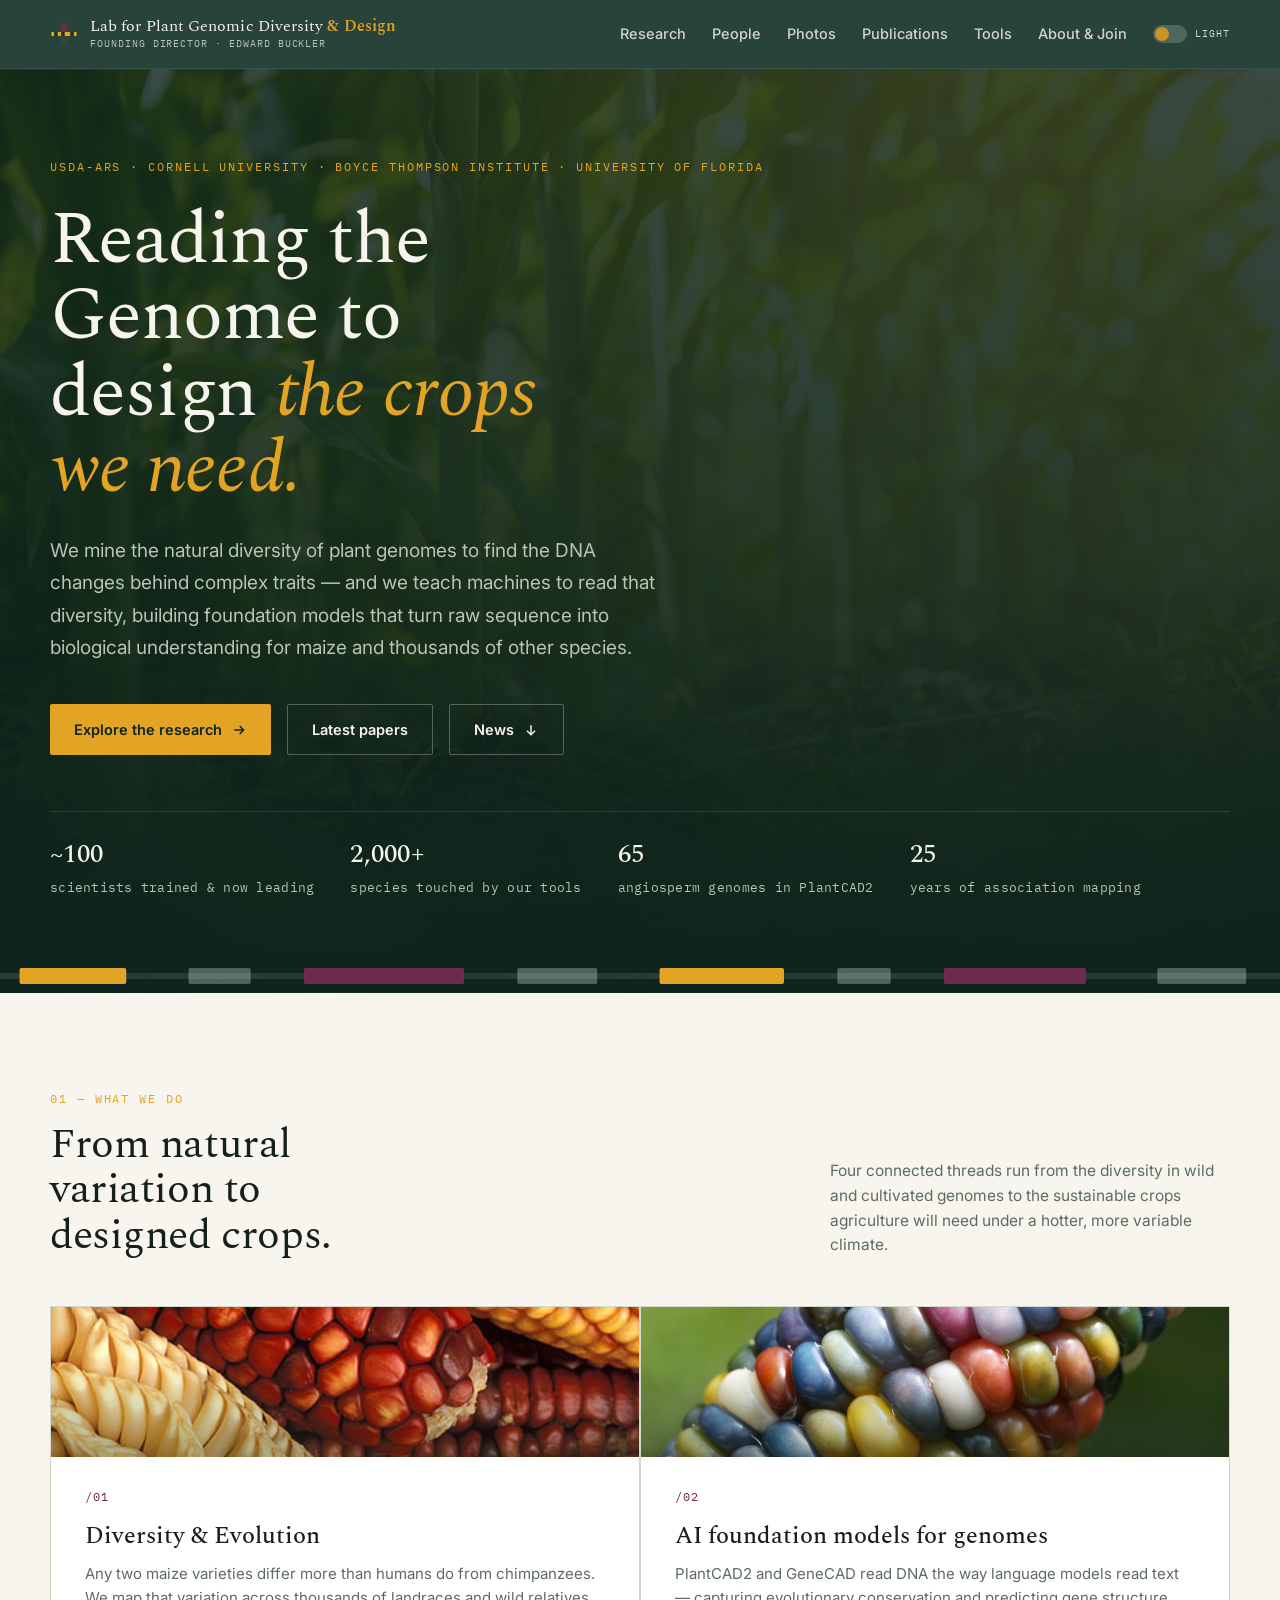
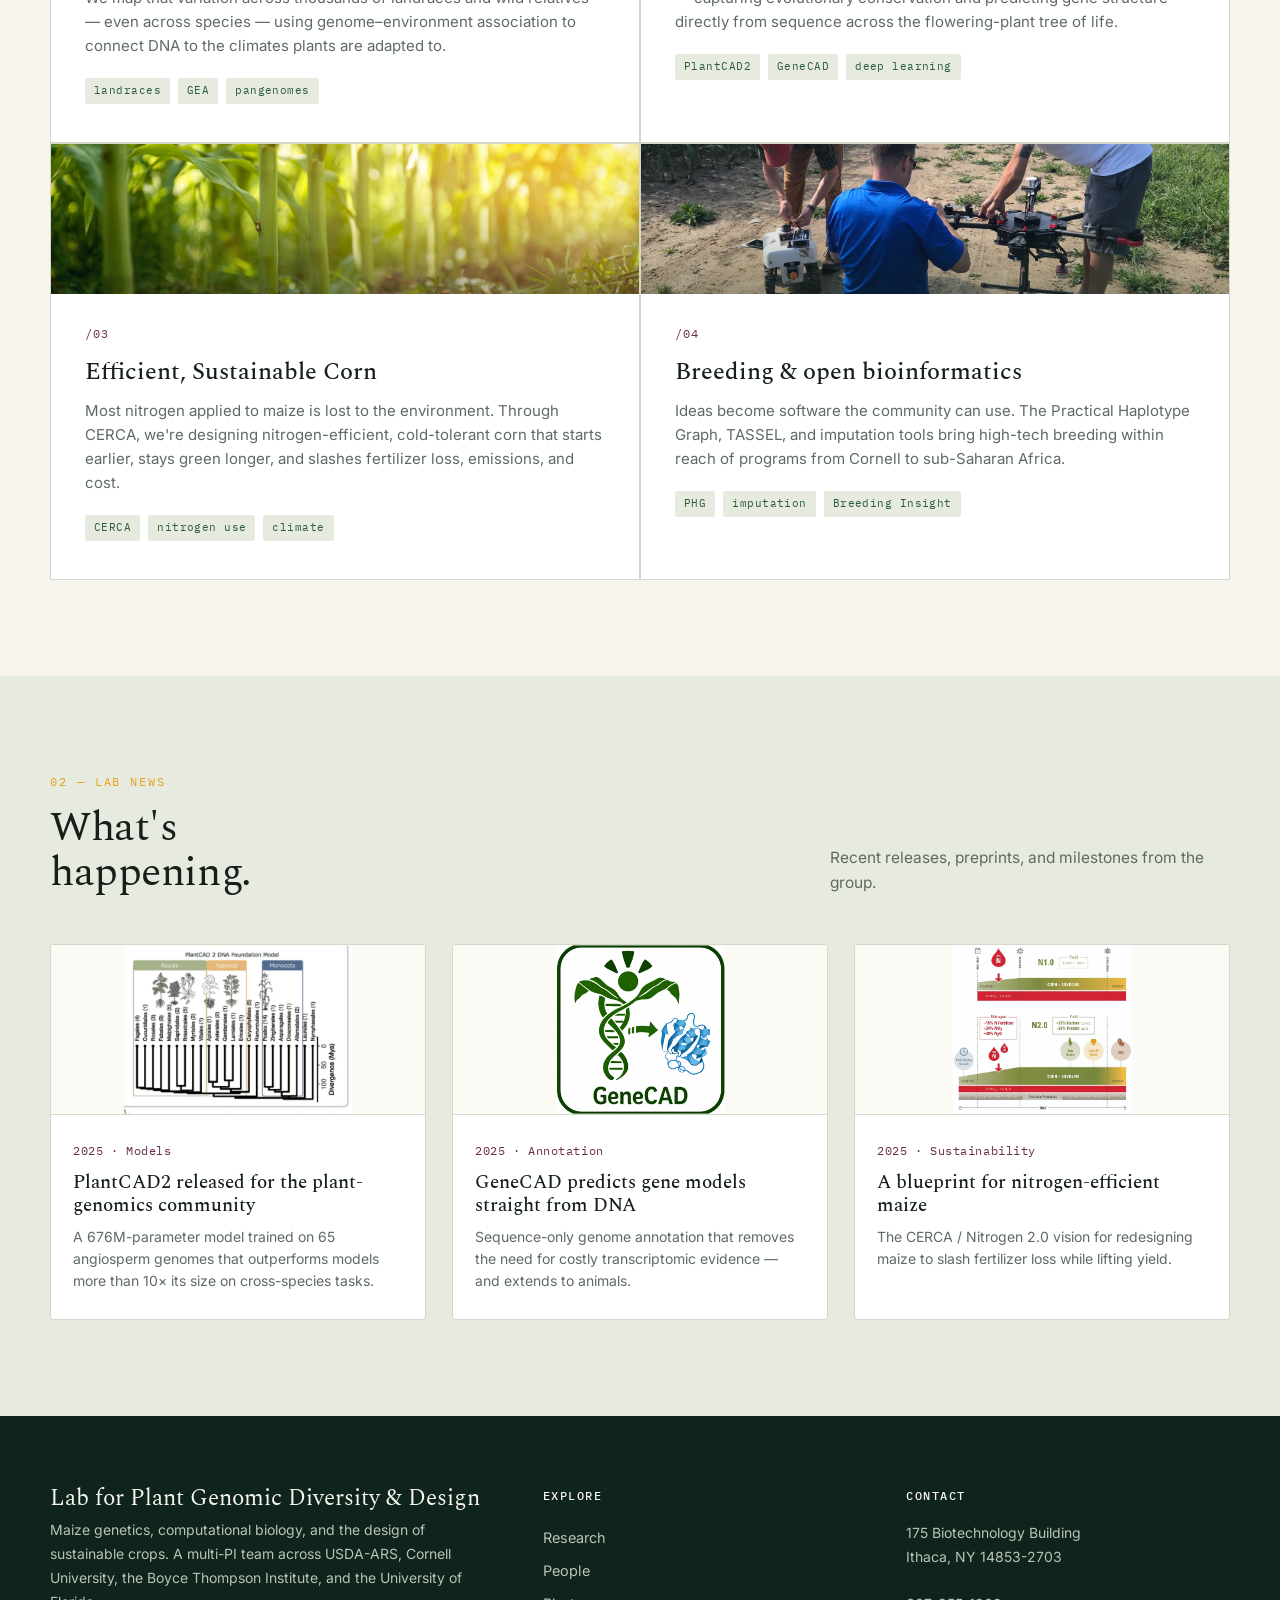
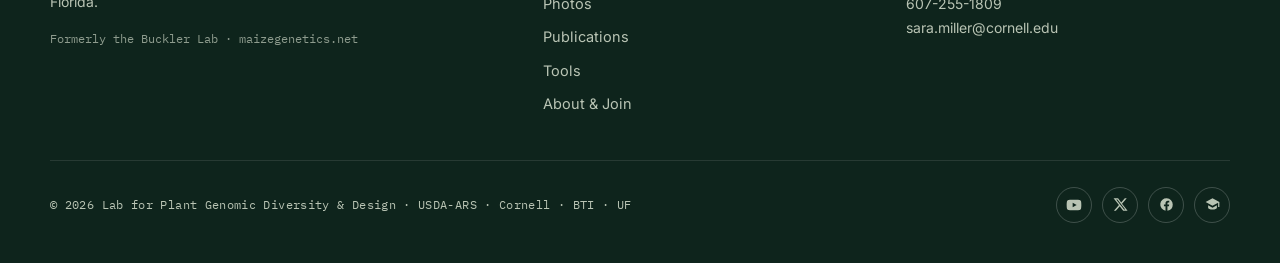
<file: index.html>
<!DOCTYPE html>
<html lang="en">
<head>
  <meta charset="utf-8">
  <meta http-equiv="X-UA-Compatible" content="IE=edge">
  <meta name="viewport" content="width=device-width, initial-scale=1">
  <title>Lab for Plant Genomic Diversity &amp; Design</title>
  <meta name="description" content="Reading plant genomes to design the crops we need. A multi-PI lab across USDA-ARS, Cornell, the Boyce Thompson Institute, and the University of Florida. Formerly the Buckler Lab.">
  <link rel="canonical" href="https://www.maizegenetics.net/">
  <meta property="og:type" content="website">
  <meta property="og:site_name" content="Lab for Plant Genomic Diversity &amp; Design">
  <meta property="og:title" content="Lab for Plant Genomic Diversity &amp; Design">
  <meta property="og:description" content="Reading plant genomes to design the crops we need. A multi-PI lab across USDA-ARS, Cornell, the Boyce Thompson Institute, and the University of Florida. Formerly the Buckler Lab.">
  <meta property="og:url" content="https://www.maizegenetics.net/">
  <meta property="og:image" content="https://www.maizegenetics.net/images/hero-maize.jpg">
  <meta name="twitter:card" content="summary_large_image">
  <script type="application/ld+json">
  {
    "@context": "https://schema.org",
    "@type": "ResearchOrganization",
    "name": "Lab for Plant Genomic Diversity & Design",
    "alternateName": ["Buckler Lab", "Maize Genetics"],
    "url": "https://www.maizegenetics.net/",
    "image": "https://www.maizegenetics.net/images/hero-maize.jpg",
    "description": "Reading plant genomes to design the crops we need. A multi-PI lab across USDA-ARS, Cornell, the Boyce Thompson Institute, and the University of Florida.",
    "founder": { "@type": "Person", "name": "Edward S. Buckler" },
    "telephone": "+1-607-255-1809",
    "address": {
      "@type": "PostalAddress",
      "streetAddress": "175 Biotechnology Building",
      "addressLocality": "Ithaca",
      "addressRegion": "NY",
      "postalCode": "14853-2703",
      "addressCountry": "US"
    },
    "sameAs": [
      "https://www.youtube.com/channel/UCS1SdXlyMI1OsSf5yA_oFqw",
      "https://www.facebook.com/Buckler-Lab-199945150087322/"
    ]
  }
  </script>
  <link rel="icon" href="favicon.ico" sizes="any">
  <link rel="icon" href="favicon.svg" type="image/svg+xml">
  <link rel="apple-touch-icon" href="apple-touch-icon.png">
  <link rel="preconnect" href="https://fonts.googleapis.com">
  <link rel="preconnect" href="https://fonts.gstatic.com" crossorigin>
  <link href="https://fonts.googleapis.com/css2?family=Spectral:ital,wght@0,300;0,400;0,500;0,600;1,400&family=Inter:wght@400;500;600&family=IBM+Plex+Mono:wght@400;500&display=swap" rel="stylesheet">
  <link href="css/lab-base.css" rel="stylesheet">
  <link href="css/lab-home.css" rel="stylesheet">
  <link href="css/lab-pages.css" rel="stylesheet">
</head>
<body class="page-index" data-page="home">

  <!-- primary nav (injected by js/lab-global.js) -->
  <div id="site-nav"></div>

  <!-- ============ HERO ============ -->
  <header class="hero hero-photo" id="top" data-spy-section>
    <div class="wrap">
      <span class="eyebrow">USDA-ARS · Cornell University · Boyce Thompson Institute · University of Florida</span>
      <h1>Reading the Genome to design <em>the crops we need.</em></h1>
      <p class="lede">We mine the natural diversity of plant genomes to find the DNA changes behind complex traits — and we teach machines to read that diversity, building foundation models that turn raw sequence into biological understanding for maize and thousands of other species.</p>
      <div class="hero-cta">
        <a class="btn btn-primary" href="research">Explore the research
          <svg width="16" height="16" viewBox="0 0 24 24" fill="none" stroke="currentColor" stroke-width="2.2"><path d="M5 12h14M13 6l6 6-6 6"/></svg>
        </a>
        <a class="btn btn-ghost" href="publications">Latest papers</a>
        <a class="btn btn-ghost" href="#news">News
          <svg width="16" height="16" viewBox="0 0 24 24" fill="none" stroke="currentColor" stroke-width="2.2"><path d="M12 5v14M6 13l6 6 6-6"/></svg>
        </a>
      </div>
      <div class="statline">
        <div><b>~100</b>scientists trained &amp; now leading</div>
        <div><b>2,000+</b>species touched by our tools</div>
        <div><b>65</b>angiosperm genomes in PlantCAD2</div>
        <div><b>25</b>years of association mapping</div>
      </div>
    </div>
    <div class="hero-track">
      <svg class="track" viewBox="0 0 1440 34" preserveAspectRatio="none" aria-hidden="true">
        <g class="drift">
          <rect x="0" y="14" width="2880" height="6" fill="rgba(255,255,255,0.10)"/>
          <rect x="40" y="9" width="120" height="16" rx="2" fill="#E3A324"/>
          <rect x="230" y="9" width="70" height="16" rx="2" fill="rgba(255,255,255,0.28)"/>
          <rect x="360" y="9" width="180" height="16" rx="2" fill="#6B2C4D"/>
          <rect x="600" y="9" width="90" height="16" rx="2" fill="rgba(255,255,255,0.28)"/>
          <rect x="760" y="9" width="140" height="16" rx="2" fill="#E3A324"/>
          <rect x="960" y="9" width="60" height="16" rx="2" fill="rgba(255,255,255,0.28)"/>
          <rect x="1080" y="9" width="160" height="16" rx="2" fill="#6B2C4D"/>
          <rect x="1320" y="9" width="100" height="16" rx="2" fill="rgba(255,255,255,0.28)"/>
          <rect x="1480" y="9" width="120" height="16" rx="2" fill="#E3A324"/>
          <rect x="1670" y="9" width="70" height="16" rx="2" fill="rgba(255,255,255,0.28)"/>
          <rect x="1800" y="9" width="180" height="16" rx="2" fill="#6B2C4D"/>
          <rect x="2040" y="9" width="90" height="16" rx="2" fill="rgba(255,255,255,0.28)"/>
          <rect x="2200" y="9" width="140" height="16" rx="2" fill="#E3A324"/>
        </g>
      </svg>
    </div>
  </header>

  <!-- ============ RESEARCH PREVIEW ============ -->
  <section id="research" class="section research" data-spy-section>
    <div class="wrap">
      <div class="sec-head reveal">
        <div>
          <span class="sec-num">01 — WHAT WE DO</span>
          <h2>From natural variation to designed crops.</h2>
        </div>
        <p>Four connected threads run from the diversity in wild and cultivated genomes to the sustainable crops agriculture will need under a hotter, more variable climate.</p>
      </div>
      <div class="cards reveal">
        <a class="card" href="research#diversity">
          <div class="imgslot has-img" style="background-image:url('images/CornDiversityk7743-13.jpg')"></div>
          <span class="k">/01</span>
          <h3>Diversity &amp; Evolution</h3>
          <p>Any two maize varieties differ more than humans do from chimpanzees. We map that variation across thousands of landraces and wild relatives — even across species — using genome–environment association to connect DNA to the climates plants are adapted to.</p>
          <div class="tags"><span class="tag">landraces</span><span class="tag">GEA</span><span class="tag">pangenomes</span></div>
        </a>
        <a class="card" href="research#ai">
          <div class="imgslot has-img" style="background-image:url('images/maize-closeup.jpg')"></div>
          <span class="k">/02</span>
          <h3>AI foundation models for genomes</h3>
          <p>PlantCAD2 and GeneCAD read DNA the way language models read text — capturing evolutionary conservation and predicting gene structure directly from sequence across the flowering-plant tree of life.</p>
          <div class="tags"><span class="tag">PlantCAD2</span><span class="tag">GeneCAD</span><span class="tag">deep learning</span></div>
        </a>
        <a class="card" href="research#nitrogen">
          <div class="imgslot has-img" style="background-image:url('images/hero-maize.jpg')"></div>
          <span class="k">/03</span>
          <h3>Efficient, Sustainable Corn</h3>
          <p>Most nitrogen applied to maize is lost to the environment. Through CERCA, we're designing nitrogen-efficient, cold-tolerant corn that starts earlier, stays green longer, and slashes fertilizer loss, emissions, and cost.</p>
          <div class="tags"><span class="tag">CERCA</span><span class="tag">nitrogen use</span><span class="tag">climate</span></div>
        </a>
        <a class="card" href="research#breeding">
          <div class="imgslot has-img" style="background-image:url('images/drone.jpg')"></div>
          <span class="k">/04</span>
          <h3>Breeding &amp; open bioinformatics</h3>
          <p>Ideas become software the community can use. The Practical Haplotype Graph, TASSEL, and imputation tools bring high-tech breeding within reach of programs from Cornell to sub-Saharan Africa.</p>
          <div class="tags"><span class="tag">PHG</span><span class="tag">imputation</span><span class="tag">Breeding Insight</span></div>
        </a>
      </div>
    </div>
  </section>

  <!-- ============ NEWS ============ -->
  <section id="news" class="section news" data-spy-section>
    <div class="wrap">
      <div class="sec-head reveal">
        <div>
          <span class="sec-num">02 — LAB NEWS</span>
          <h2>What's happening.</h2>
        </div>
        <p>Recent releases, preprints, and milestones from the group.</p>
      </div>
      <div class="news-grid reveal">
        <article class="item">
          <div class="thumb fig" style="background-image:url('images/PlantCADFoundation.png')"></div>
          <div class="body">
            <span class="date">2025 · Models</span>
            <h3>PlantCAD2 released for the plant-genomics community</h3>
            <p>A 676M-parameter model trained on 65 angiosperm genomes that outperforms models more than 10× its size on cross-species tasks.</p>
          </div>
        </article>
        <article class="item">
          <div class="thumb fig" style="background-image:url('images/GeneCAD.png')"></div>
          <div class="body">
            <span class="date">2025 · Annotation</span>
            <h3>GeneCAD predicts gene models straight from DNA</h3>
            <p>Sequence-only genome annotation that removes the need for costly transcriptomic evidence — and extends to animals.</p>
          </div>
        </article>
        <article class="item">
          <div class="thumb fig" style="background-image:url('images/CERCASystem.jpg')"></div>
          <div class="body">
            <span class="date">2025 · Sustainability</span>
            <h3>A blueprint for nitrogen-efficient maize</h3>
            <p>The CERCA / Nitrogen&nbsp;2.0 vision for redesigning maize to slash fertilizer loss while lifting yield.</p>
          </div>
        </article>
      </div>
    </div>
  </section>

  <!-- footer (injected by js/lab-global.js) -->
  <footer id="site-footer"></footer>

  <script src="js/lab-global.js"></script>
</body>
</html>
</file>
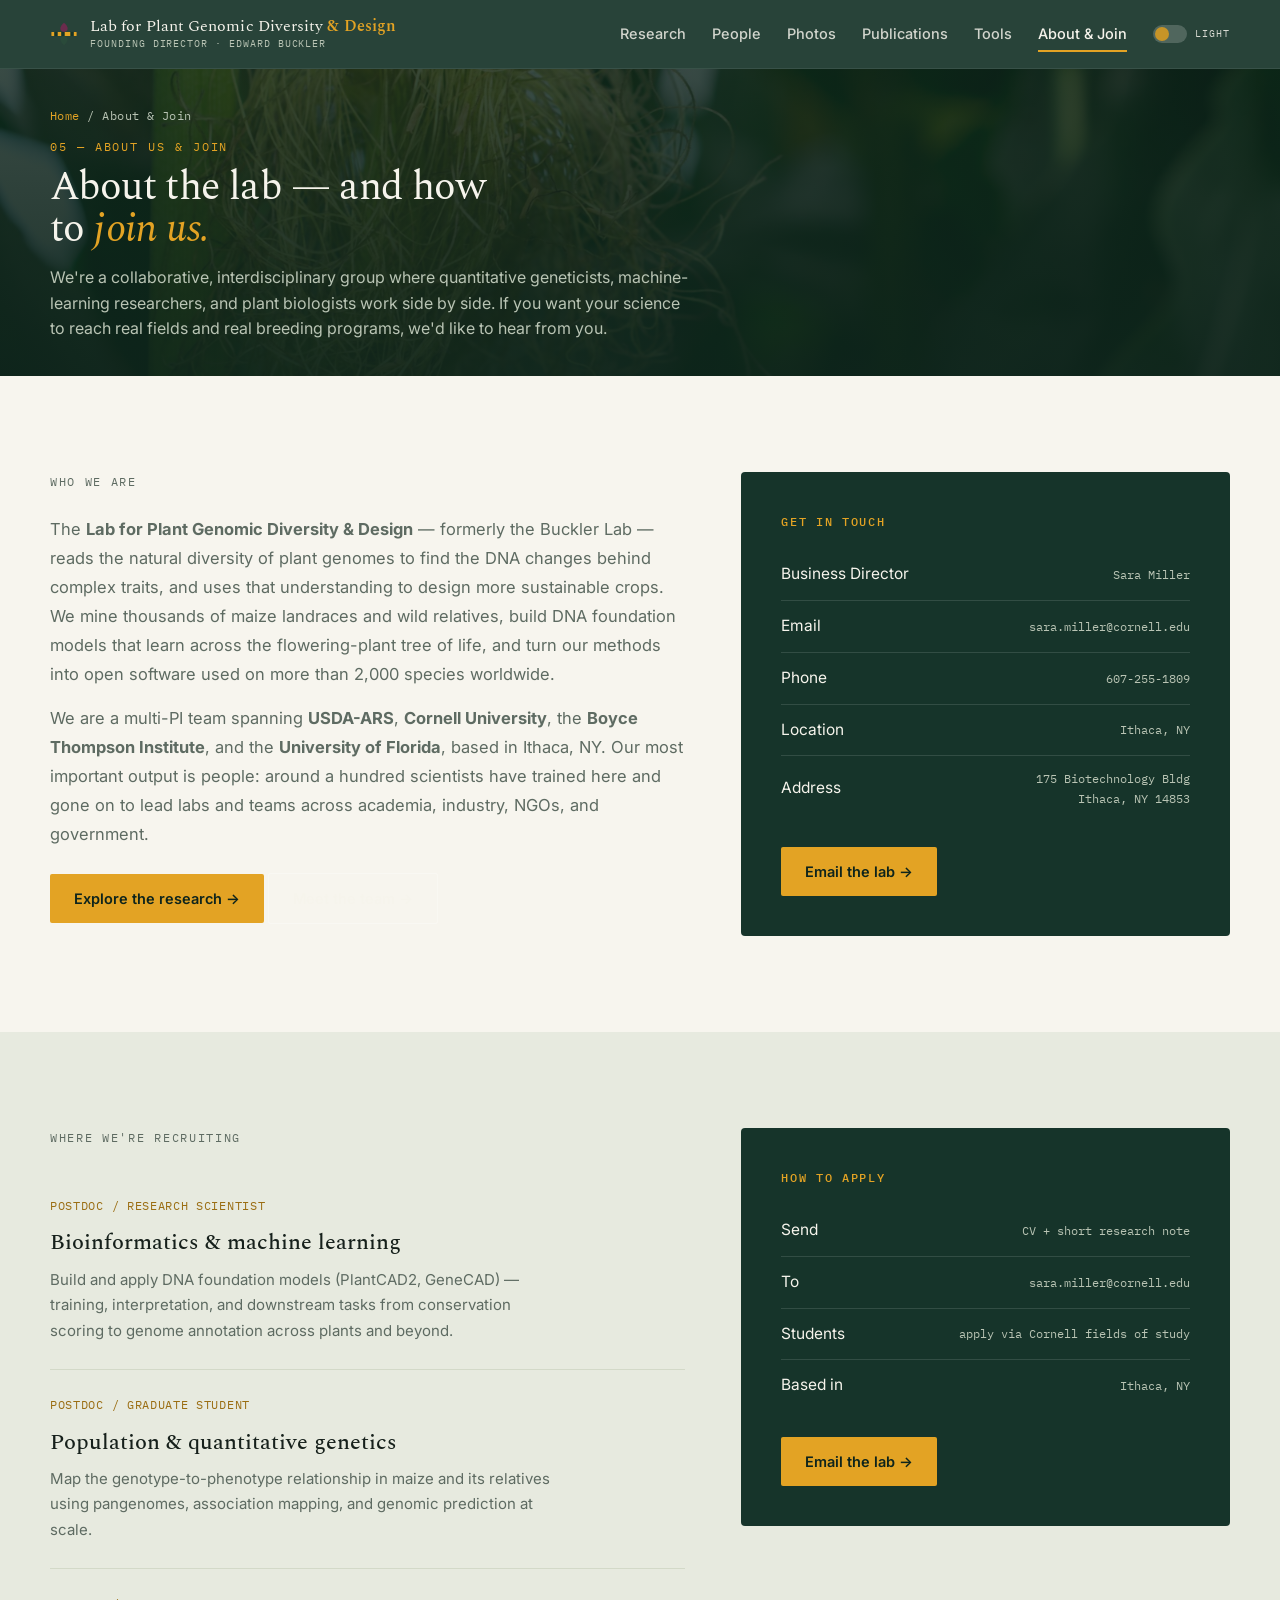
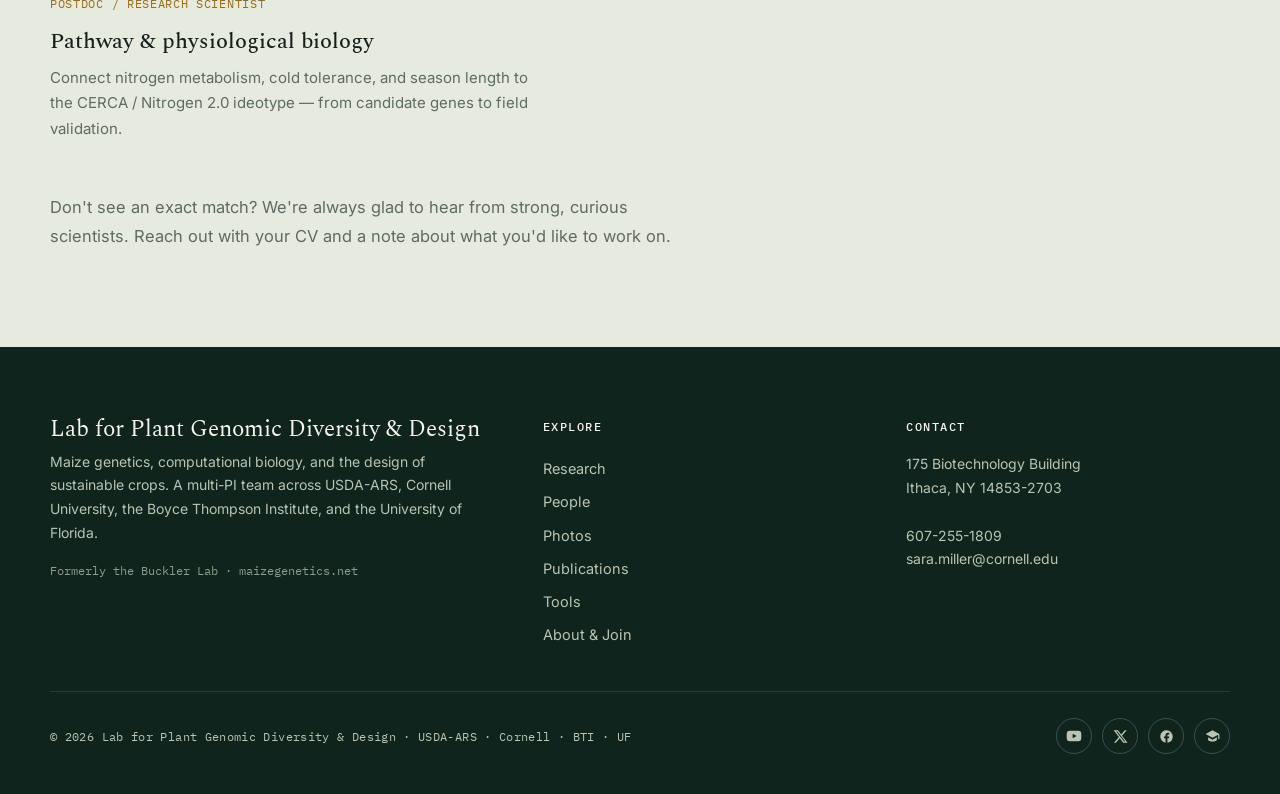
<file: join.html>
<!DOCTYPE html>
<html lang="en">
<head>
  <meta charset="utf-8">
  <meta http-equiv="X-UA-Compatible" content="IE=edge">
  <meta name="viewport" content="width=device-width, initial-scale=1">
  <title>About &amp; Join · Lab for Plant Genomic Diversity &amp; Design</title>
  <meta name="description" content="About the Lab for Plant Genomic Diversity & Design (formerly the Buckler Lab) — our mission, the institutions behind it, how to reach us, and open positions in Ithaca, NY.">
  <link rel="canonical" href="https://www.maizegenetics.net/join">
  <meta property="og:type" content="website">
  <meta property="og:site_name" content="Lab for Plant Genomic Diversity &amp; Design">
  <meta property="og:title" content="About &amp; Join · Lab for Plant Genomic Diversity &amp; Design">
  <meta property="og:description" content="About the Lab for Plant Genomic Diversity &amp; Design (formerly the Buckler Lab) — our mission, the institutions behind it, how to reach us, and open positions in Ithaca, NY.">
  <meta property="og:url" content="https://www.maizegenetics.net/join">
  <meta property="og:image" content="https://www.maizegenetics.net/images/hero-maize.jpg">
  <meta name="twitter:card" content="summary_large_image">
  <link rel="icon" href="favicon.ico" sizes="any">
  <link rel="icon" href="favicon.svg" type="image/svg+xml">
  <link rel="apple-touch-icon" href="apple-touch-icon.png">
  <link rel="preconnect" href="https://fonts.googleapis.com">
  <link rel="preconnect" href="https://fonts.gstatic.com" crossorigin>
  <link href="https://fonts.googleapis.com/css2?family=Spectral:ital,wght@0,300;0,400;0,500;0,600;1,400&family=Inter:wght@400;500;600&family=IBM+Plex+Mono:wght@400;500&display=swap" rel="stylesheet">
  <link href="css/lab-base.css" rel="stylesheet">
  <link href="css/lab-pages.css" rel="stylesheet">
</head>
<body data-page="join">

  <div id="site-nav"></div>

  <header class="page-hero has-photo" style="background-image:linear-gradient(180deg,rgba(14,36,28,.82),rgba(14,36,28,.94)),url('images/corn-closeup.jpg')">
    <div class="wrap">
      <p class="crumbs"><a href="./">Home</a> / About &amp; Join</p>
      <span class="eyebrow">05 — About us &amp; join</span>
      <h1>About the lab — and how to <em>join us.</em></h1>
      <p class="lede">We're a collaborative, interdisciplinary group where quantitative geneticists, machine-learning researchers, and plant biologists work side by side. If you want your science to reach real fields and real breeding programs, we'd like to hear from you.</p>
    </div>
  </header>

  <!-- ============ ABOUT ============ -->
  <section class="section">
    <div class="wrap">
      <div class="join-grid">
        <div class="reveal">
          <h2 class="subhead">Who we are</h2>
          <p class="lead-copy">The <b>Lab for Plant Genomic Diversity &amp; Design</b> — formerly the Buckler Lab —
          reads the natural diversity of plant genomes to find the DNA changes behind complex traits, and
          uses that understanding to design more sustainable crops. We mine thousands of maize landraces and
          wild relatives, build DNA foundation models that learn across the flowering-plant tree of life, and
          turn our methods into open software used on more than 2,000 species worldwide.</p>
          <p class="lead-copy" style="margin-top:16px">We are a multi-PI team spanning <b>USDA-ARS</b>,
          <b>Cornell University</b>, the <b>Boyce Thompson Institute</b>, and the <b>University of Florida</b>,
          based in Ithaca, NY. Our most important output is people: around a hundred scientists have trained
          here and gone on to lead labs and teams across academia, industry, NGOs, and government.</p>
          <div class="hero-cta" style="margin-top:24px">
            <a class="btn btn-primary" href="research">Explore the research →</a>
            <a class="btn btn-ghost" href="people">Meet the team →</a>
          </div>
        </div>

        <aside class="contact-card reveal">
          <h3>Get in touch</h3>
          <ul>
            <li>Business Director <span>Sara Miller</span></li>
            <li>Email <span>sara.miller@cornell.edu</span></li>
            <li>Phone <span>607-255-1809</span></li>
            <li>Location <span>Ithaca, NY</span></li>
            <li>Address <span>175 Biotechnology Bldg<br>Ithaca, NY 14853</span></li>
          </ul>
          <div class="hero-cta" style="margin-top:26px">
            <a class="btn btn-primary" href="mailto:sara.miller@cornell.edu">Email the lab →</a>
          </div>
        </aside>
      </div>
    </div>
  </section>

  <section class="section tint" id="positions">
    <div class="wrap">
      <div class="join-grid">

        <div class="reveal">
          <h2 class="subhead">Where we're recruiting</h2>

          <div class="position">
            <div class="meta">Postdoc / Research Scientist</div>
            <h3>Bioinformatics &amp; machine learning</h3>
            <p>Build and apply DNA foundation models (PlantCAD2, GeneCAD) — training, interpretation, and downstream tasks from conservation scoring to genome annotation across plants and beyond.</p>
          </div>

          <div class="position">
            <div class="meta">Postdoc / Graduate student</div>
            <h3>Population &amp; quantitative genetics</h3>
            <p>Map the genotype-to-phenotype relationship in maize and its relatives using pangenomes, association mapping, and genomic prediction at scale.</p>
          </div>

          <div class="position">
            <div class="meta">Postdoc / Research Scientist</div>
            <h3>Pathway &amp; physiological biology</h3>
            <p>Connect nitrogen metabolism, cold tolerance, and season length to the CERCA / Nitrogen 2.0 ideotype — from candidate genes to field validation.</p>
          </div>

          <p class="lead-copy" style="margin-top:26px">Don't see an exact match? We're always glad to hear from strong, curious scientists. Reach out with your CV and a note about what you'd like to work on.</p>
          <!-- TODO: link specific job postings / application system when available -->
        </div>

        <aside class="contact-card reveal">
          <h3>How to apply</h3>
          <ul>
            <li>Send <span>CV + short research note</span></li>
            <li>To <span>sara.miller@cornell.edu</span></li>
            <li>Students <span>apply via Cornell fields of study</span></li>
            <li>Based in <span>Ithaca, NY</span></li>
          </ul>
          <div class="hero-cta" style="margin-top:26px">
            <a class="btn btn-primary" href="mailto:sara.miller@cornell.edu">Email the lab →</a>
          </div>
          <!-- TODO: link specific job postings / application system when available -->
        </aside>

      </div>
    </div>
  </section>

  <footer id="site-footer"></footer>
  <script src="js/lab-global.js"></script>
</body>
</html>
</file>
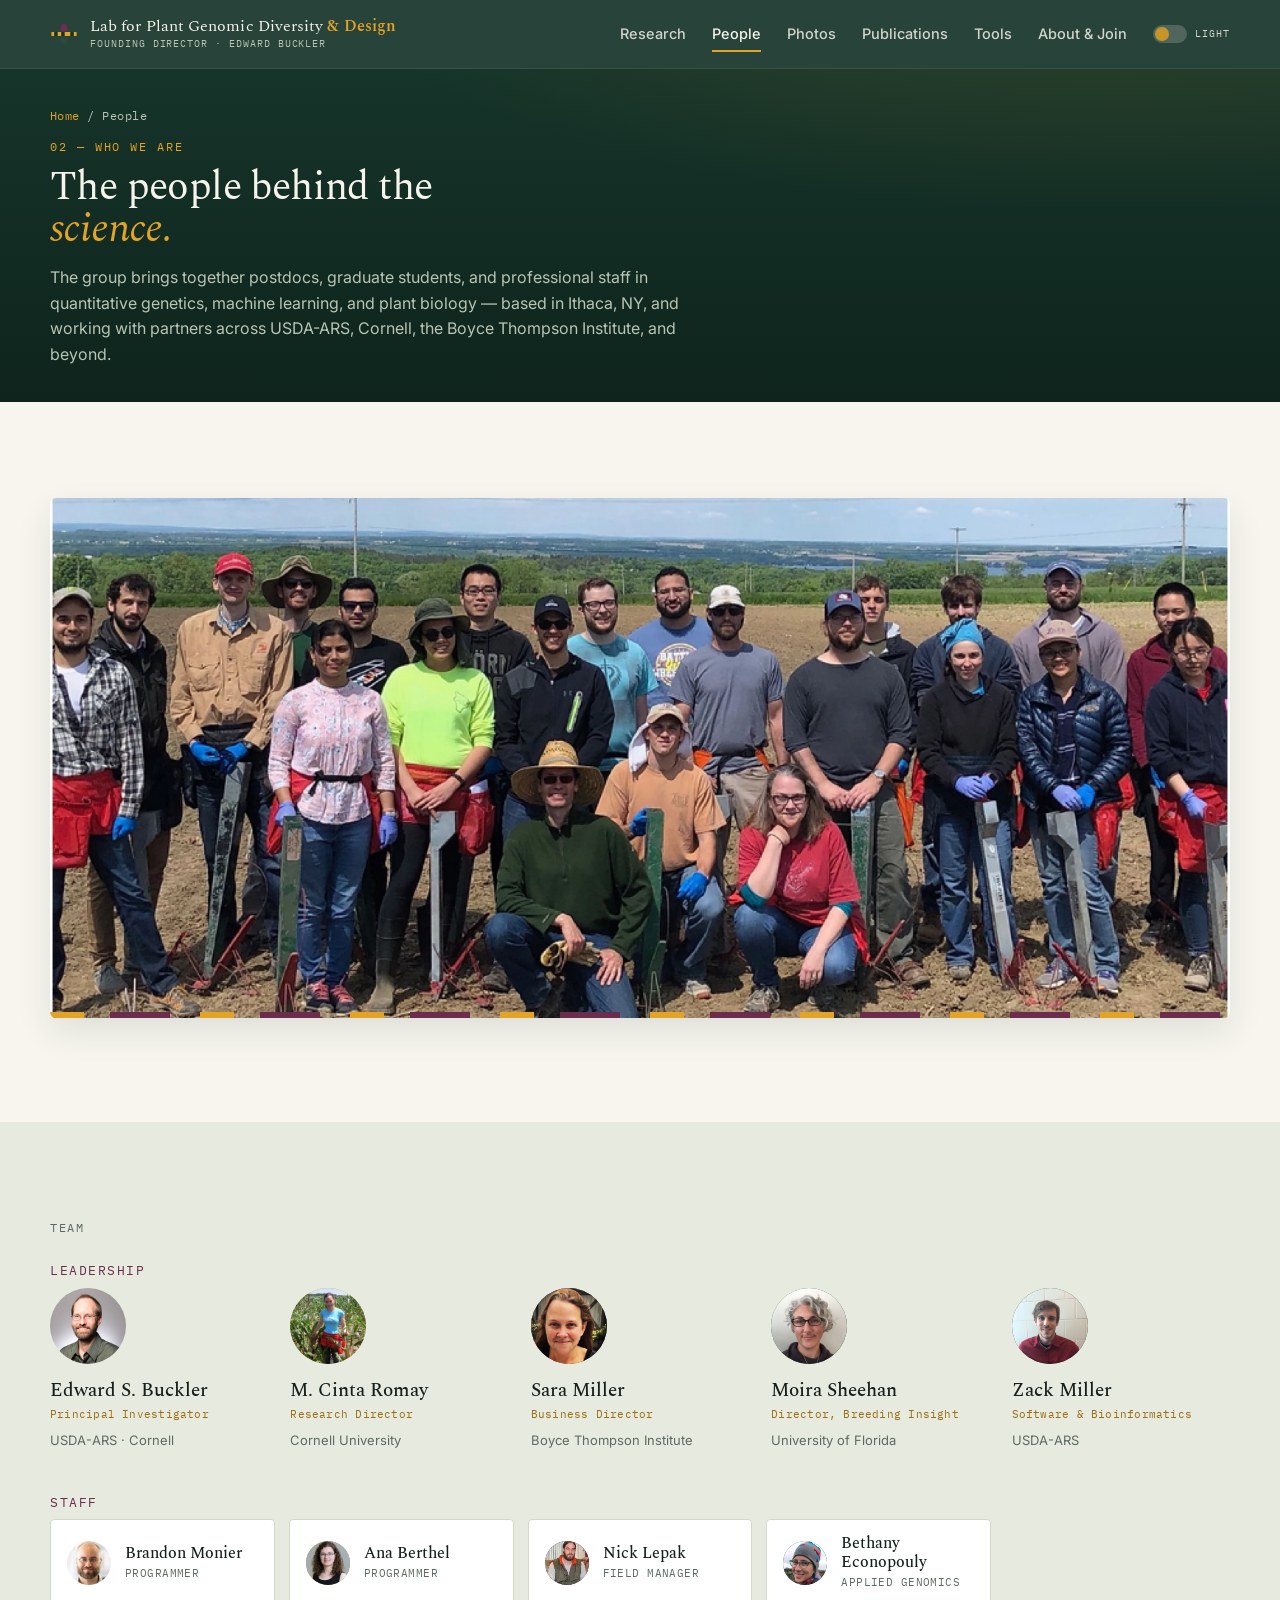
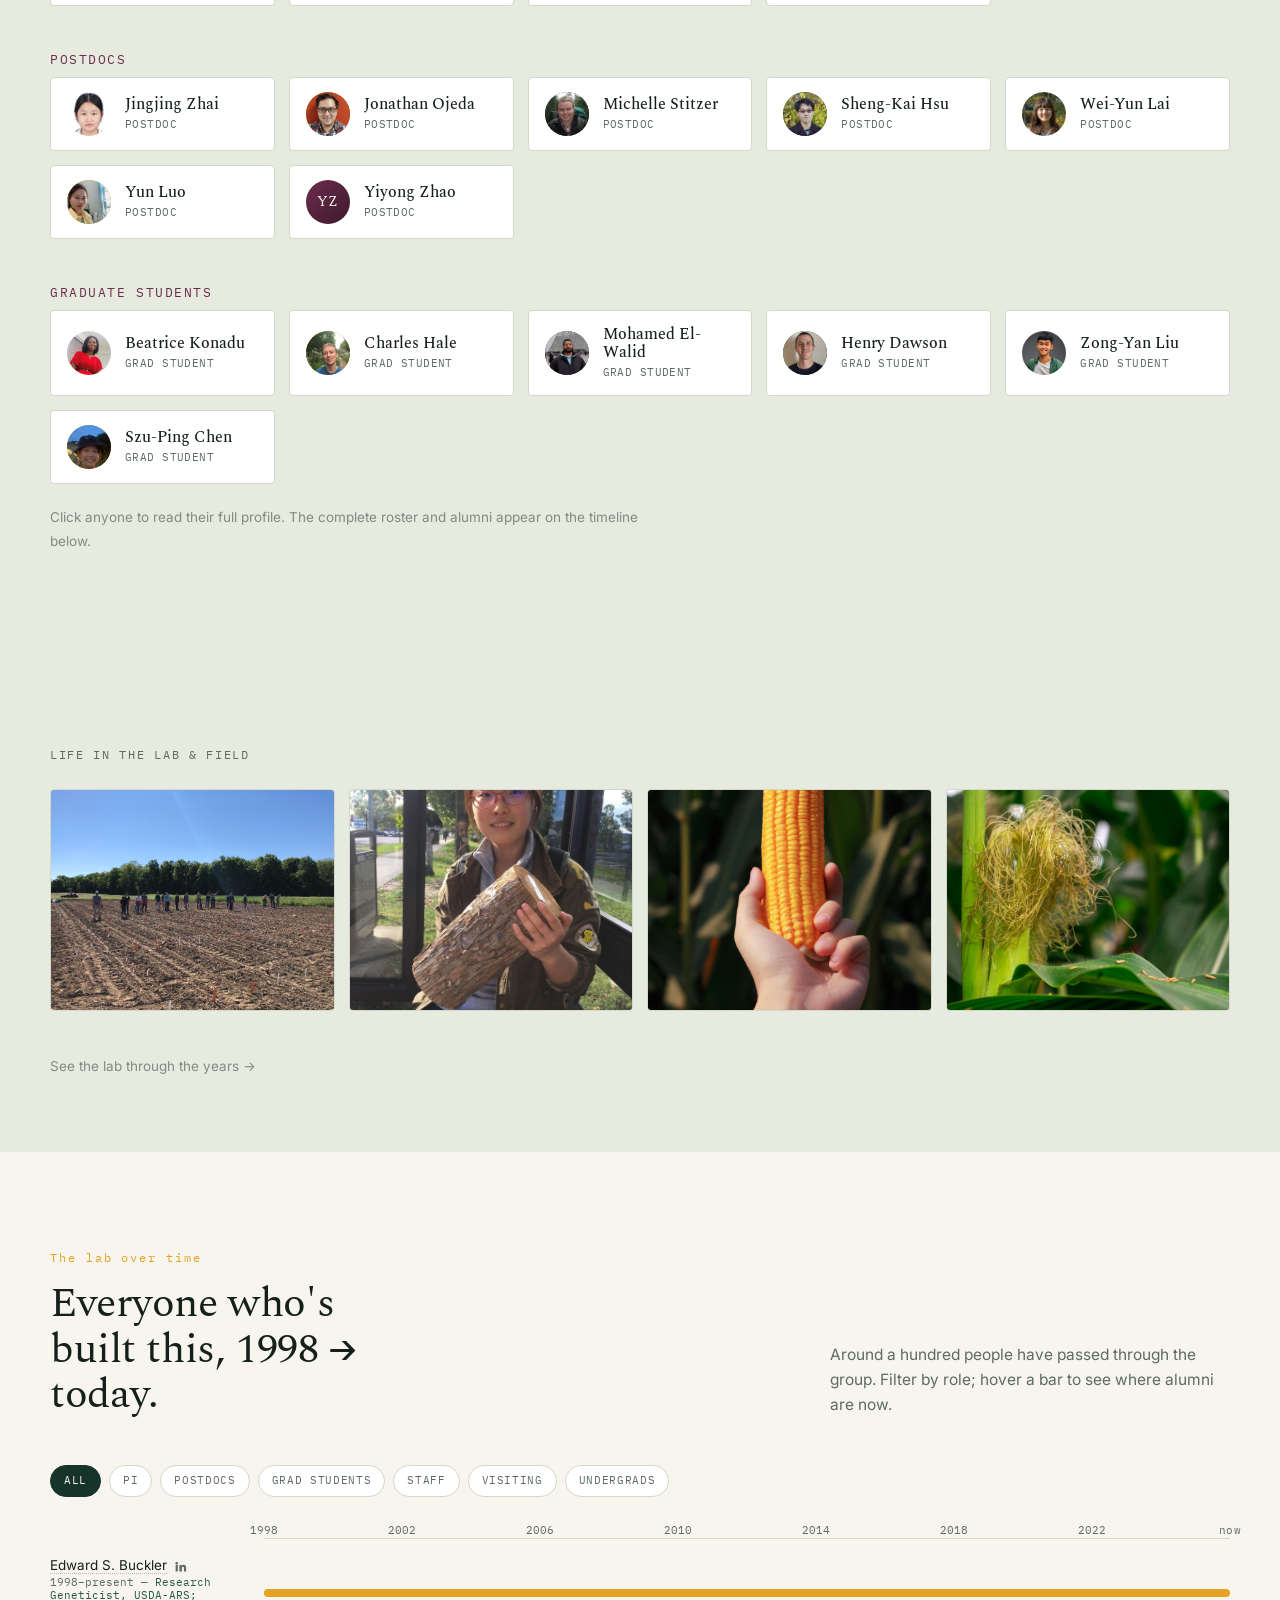
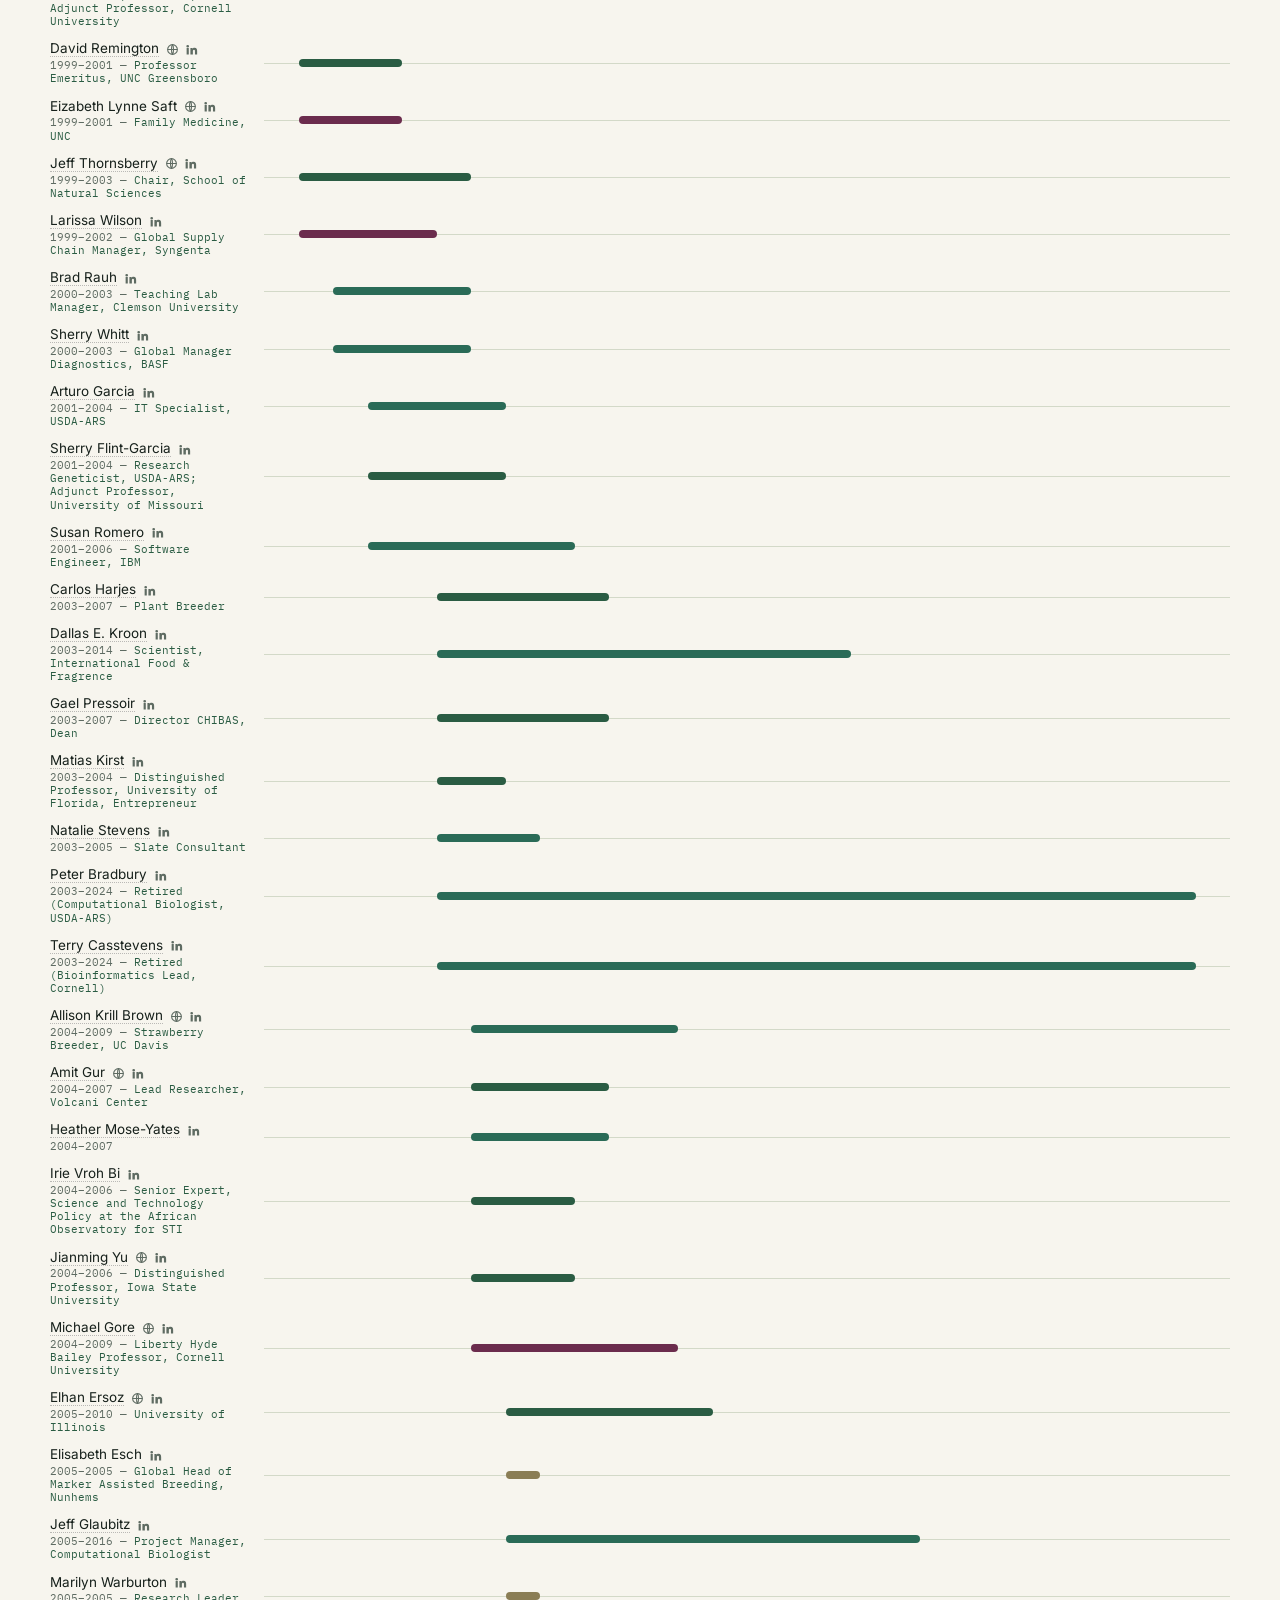
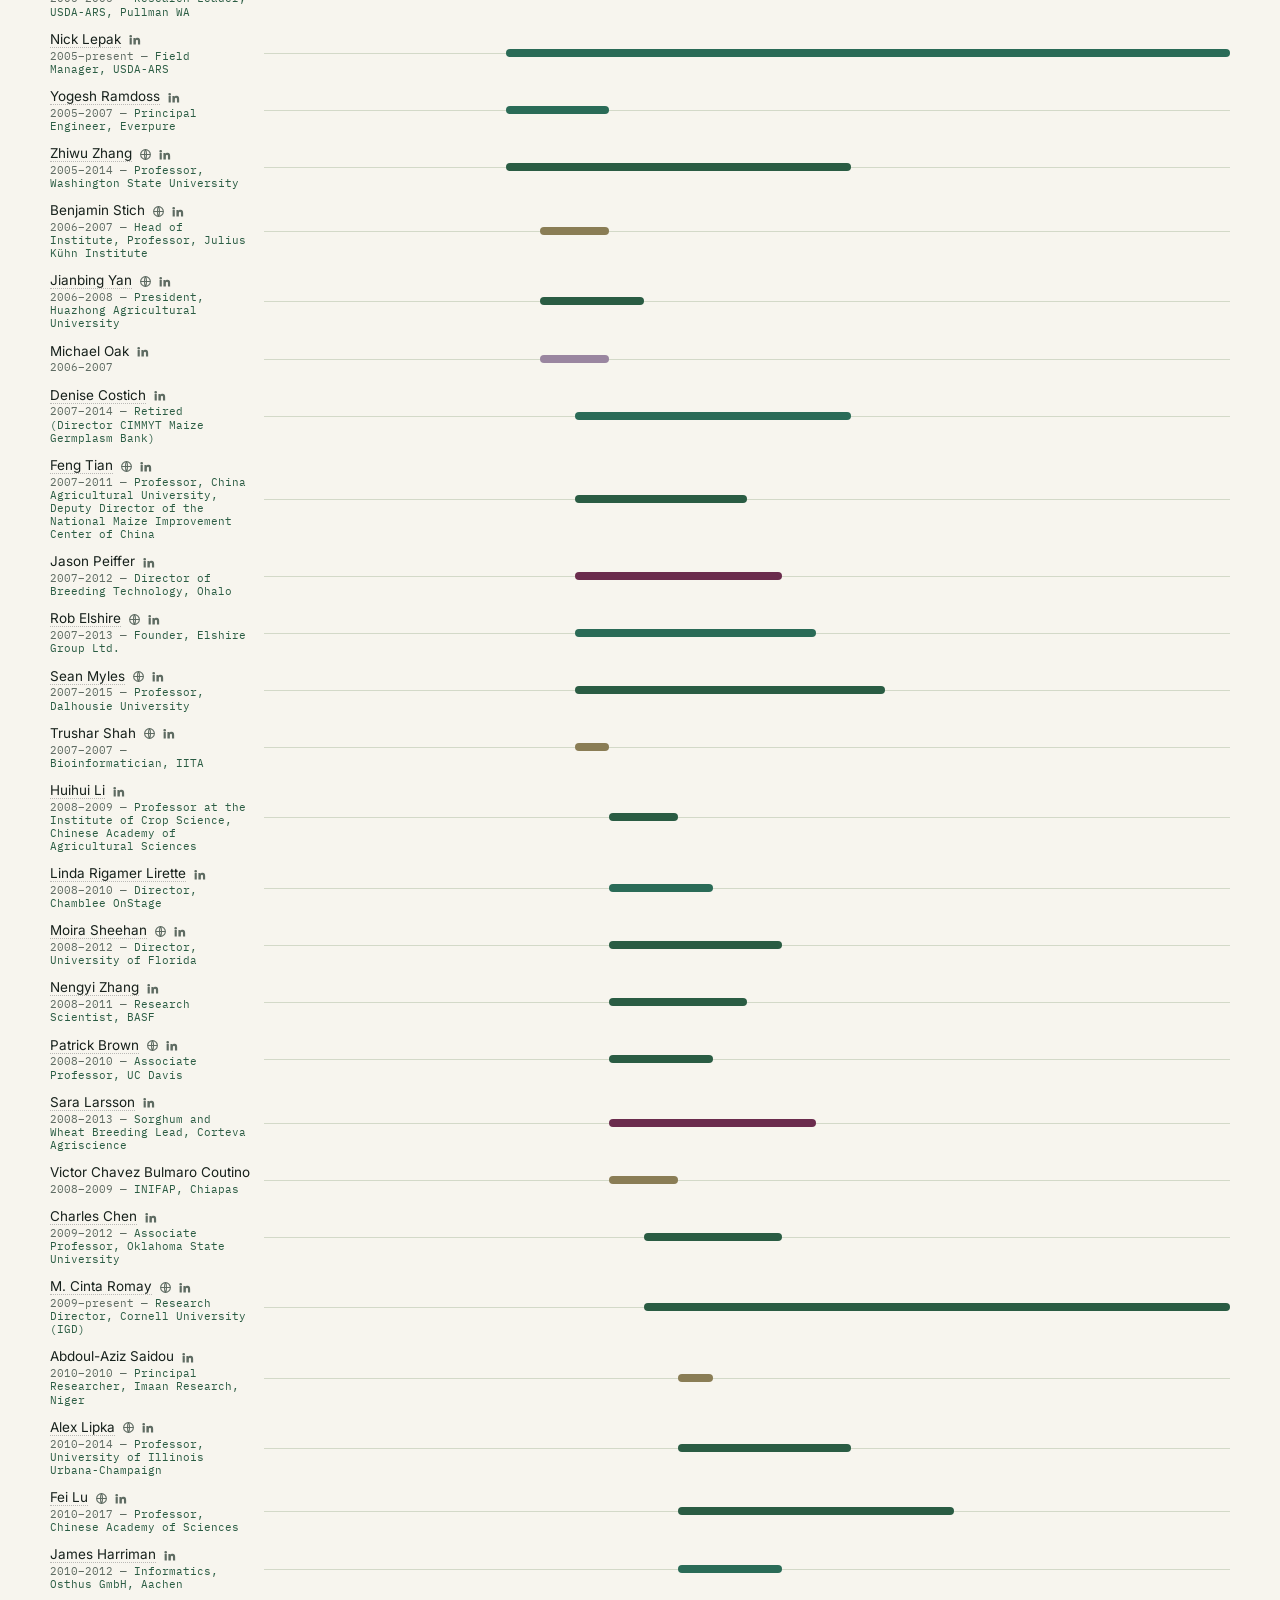
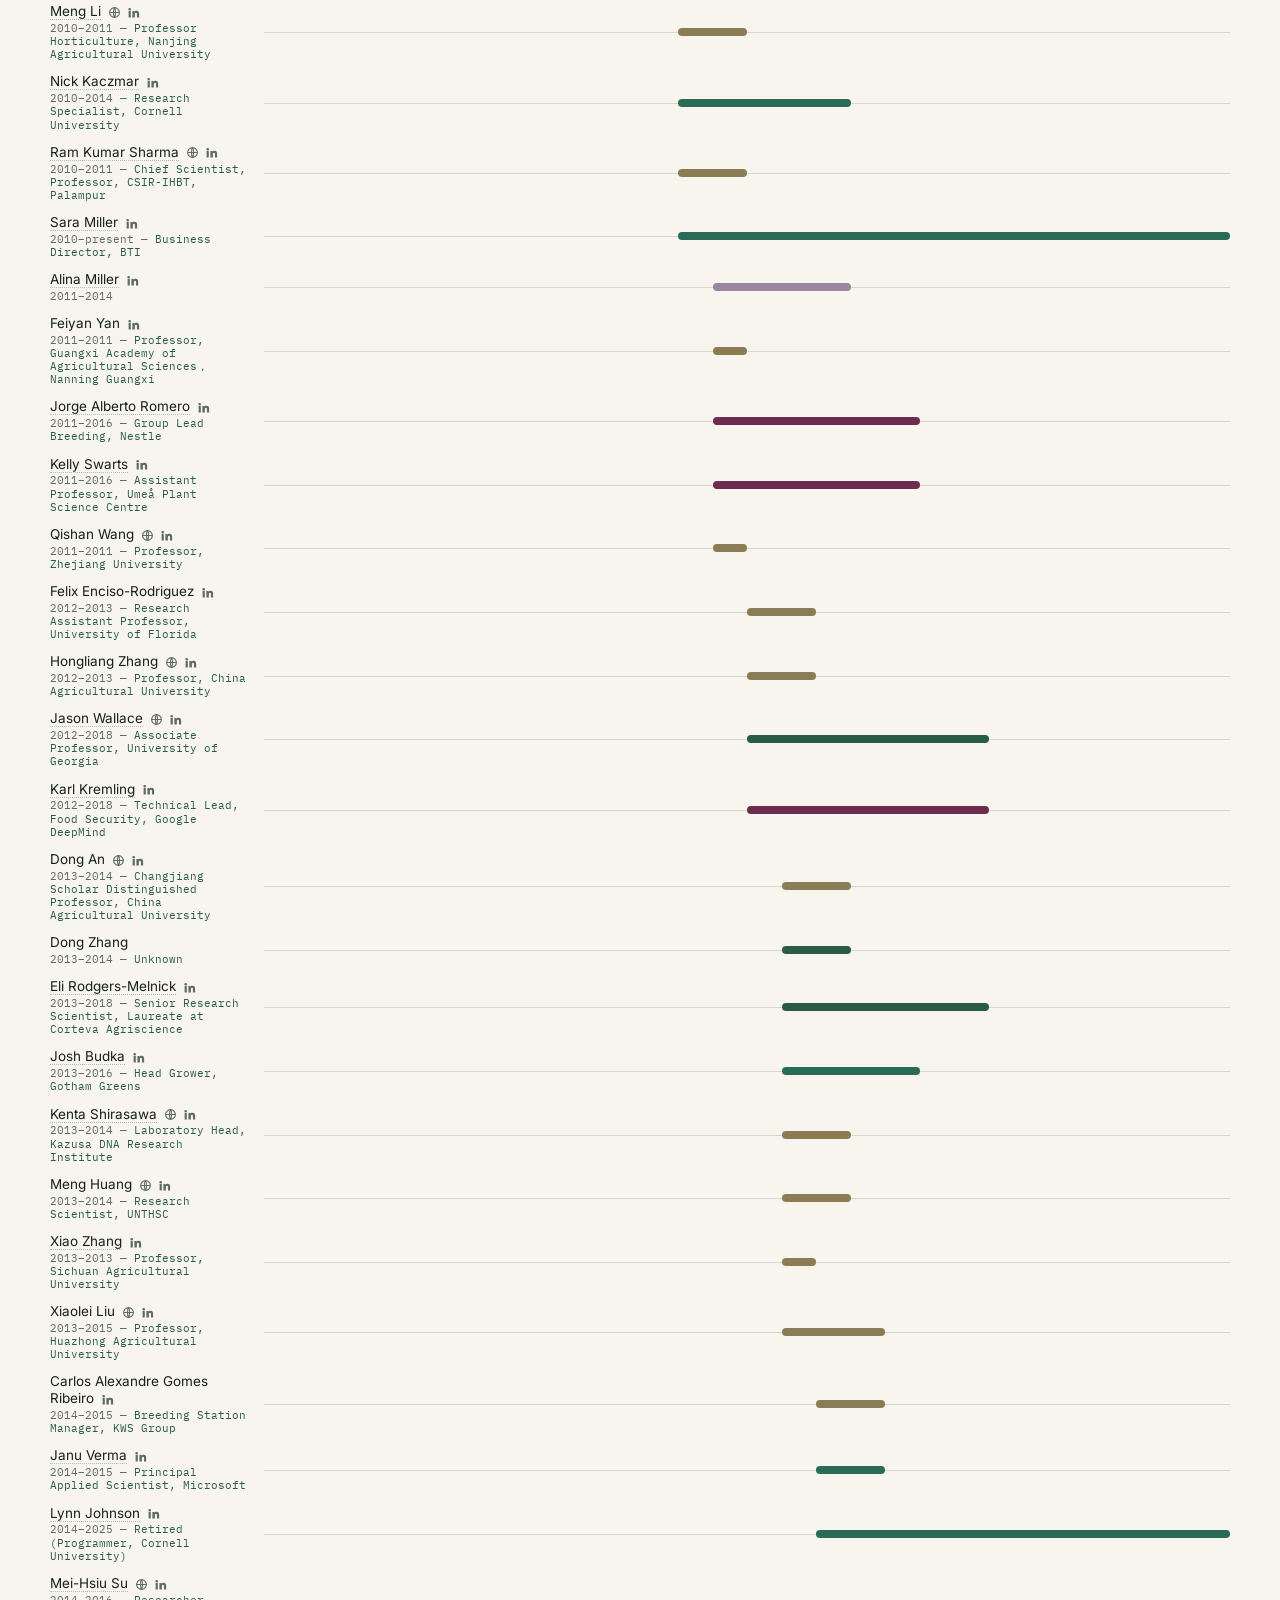
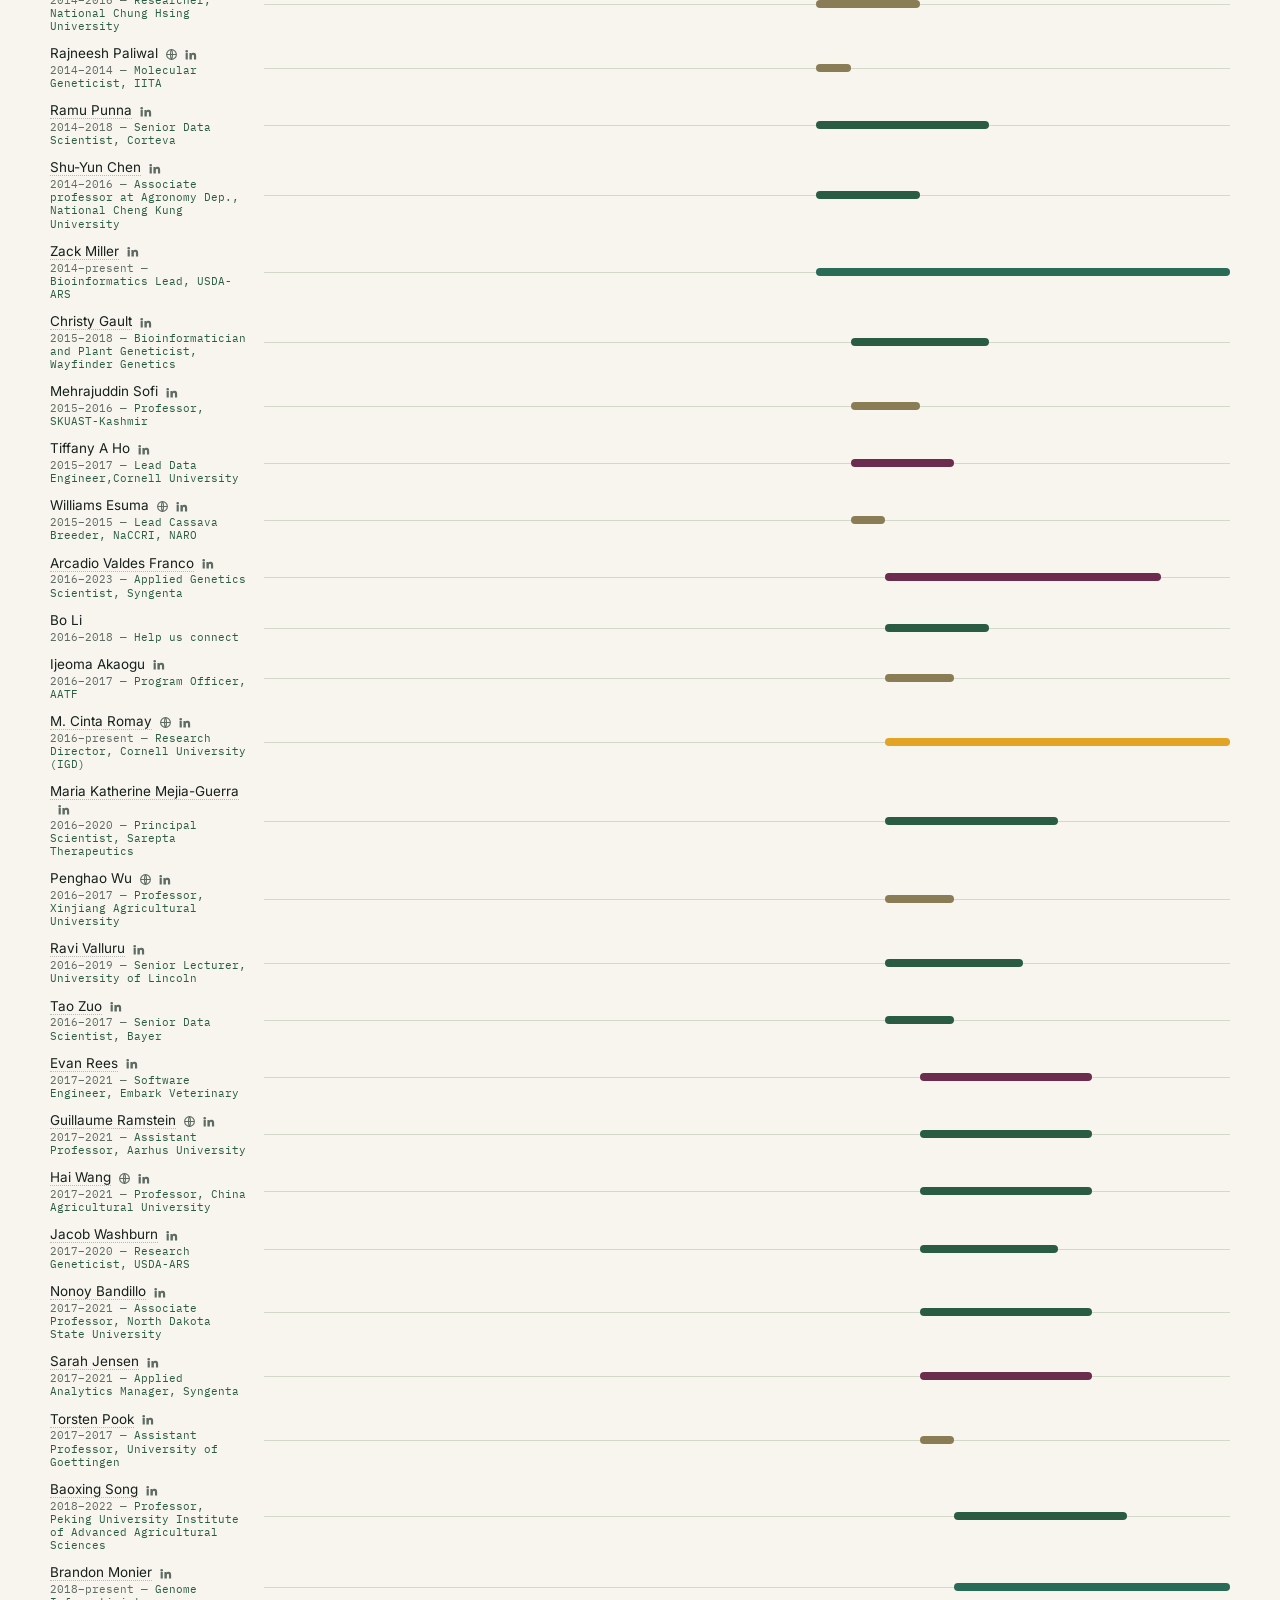
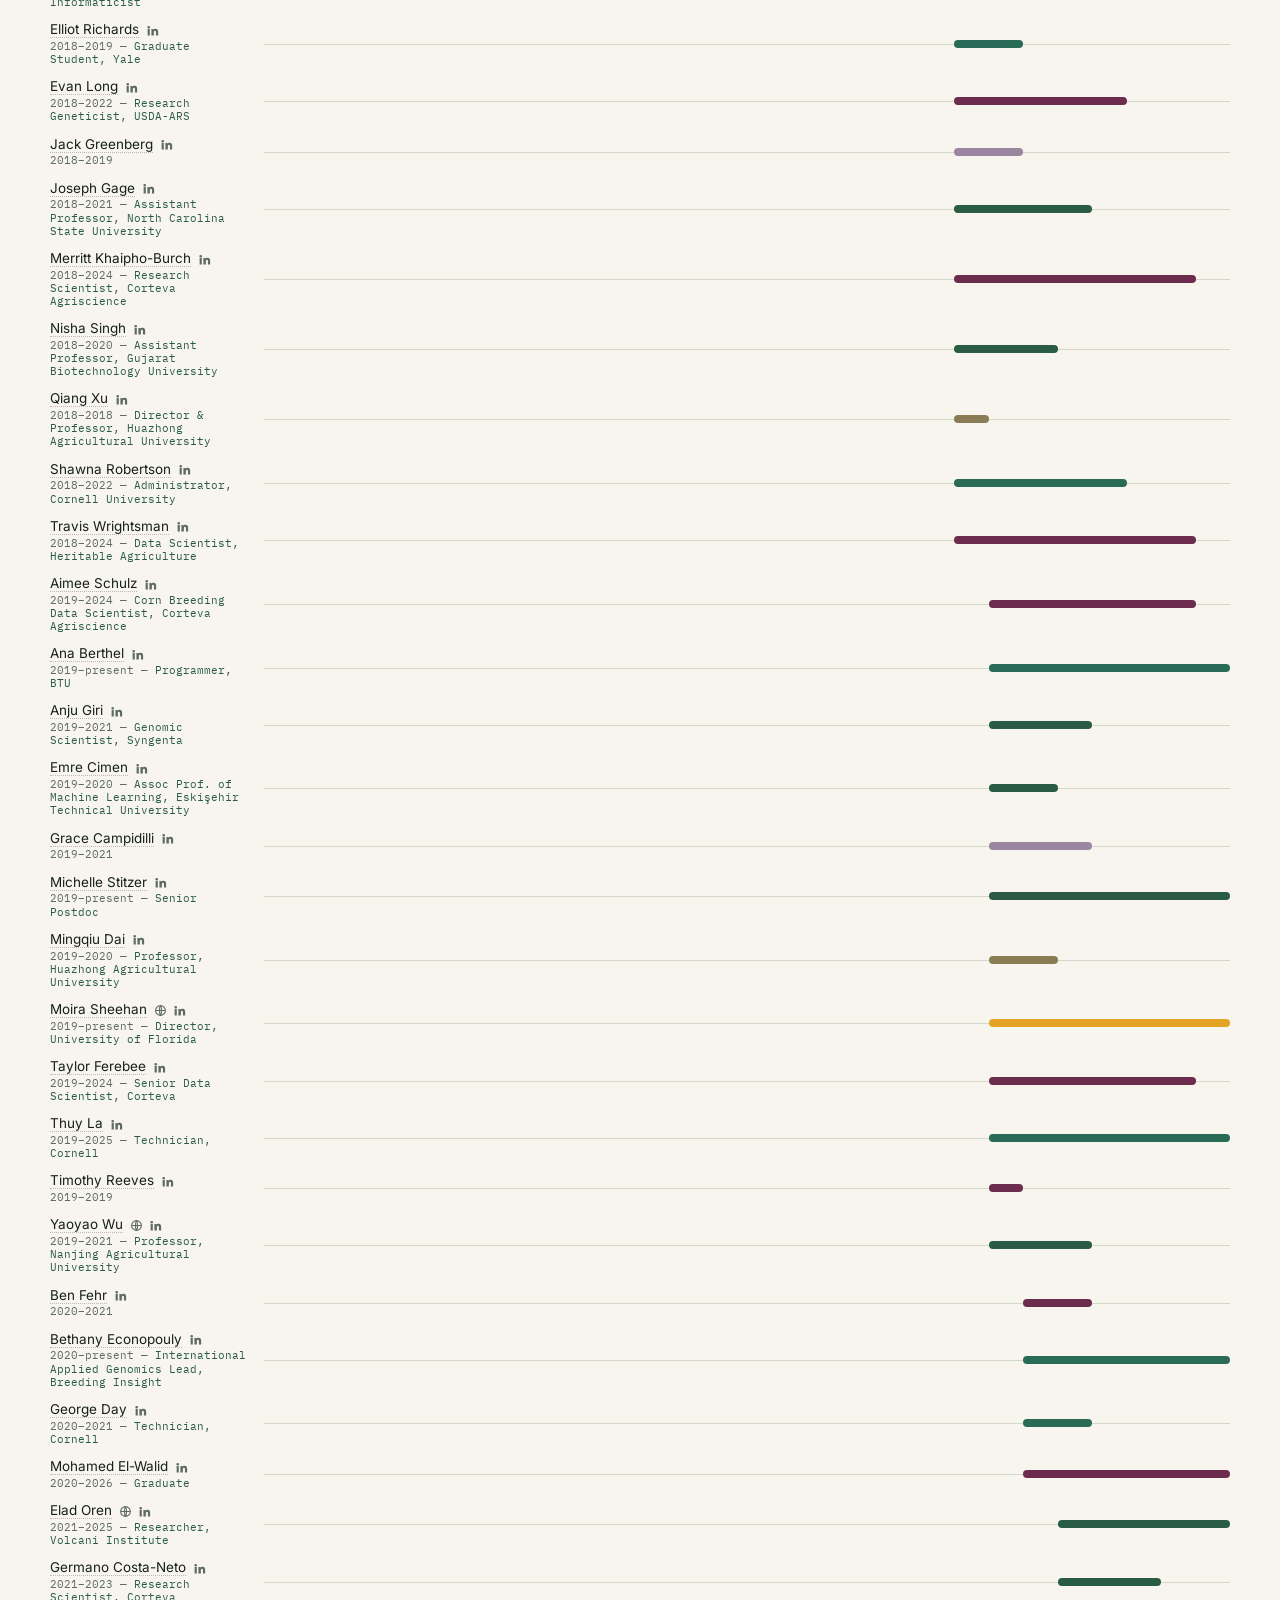
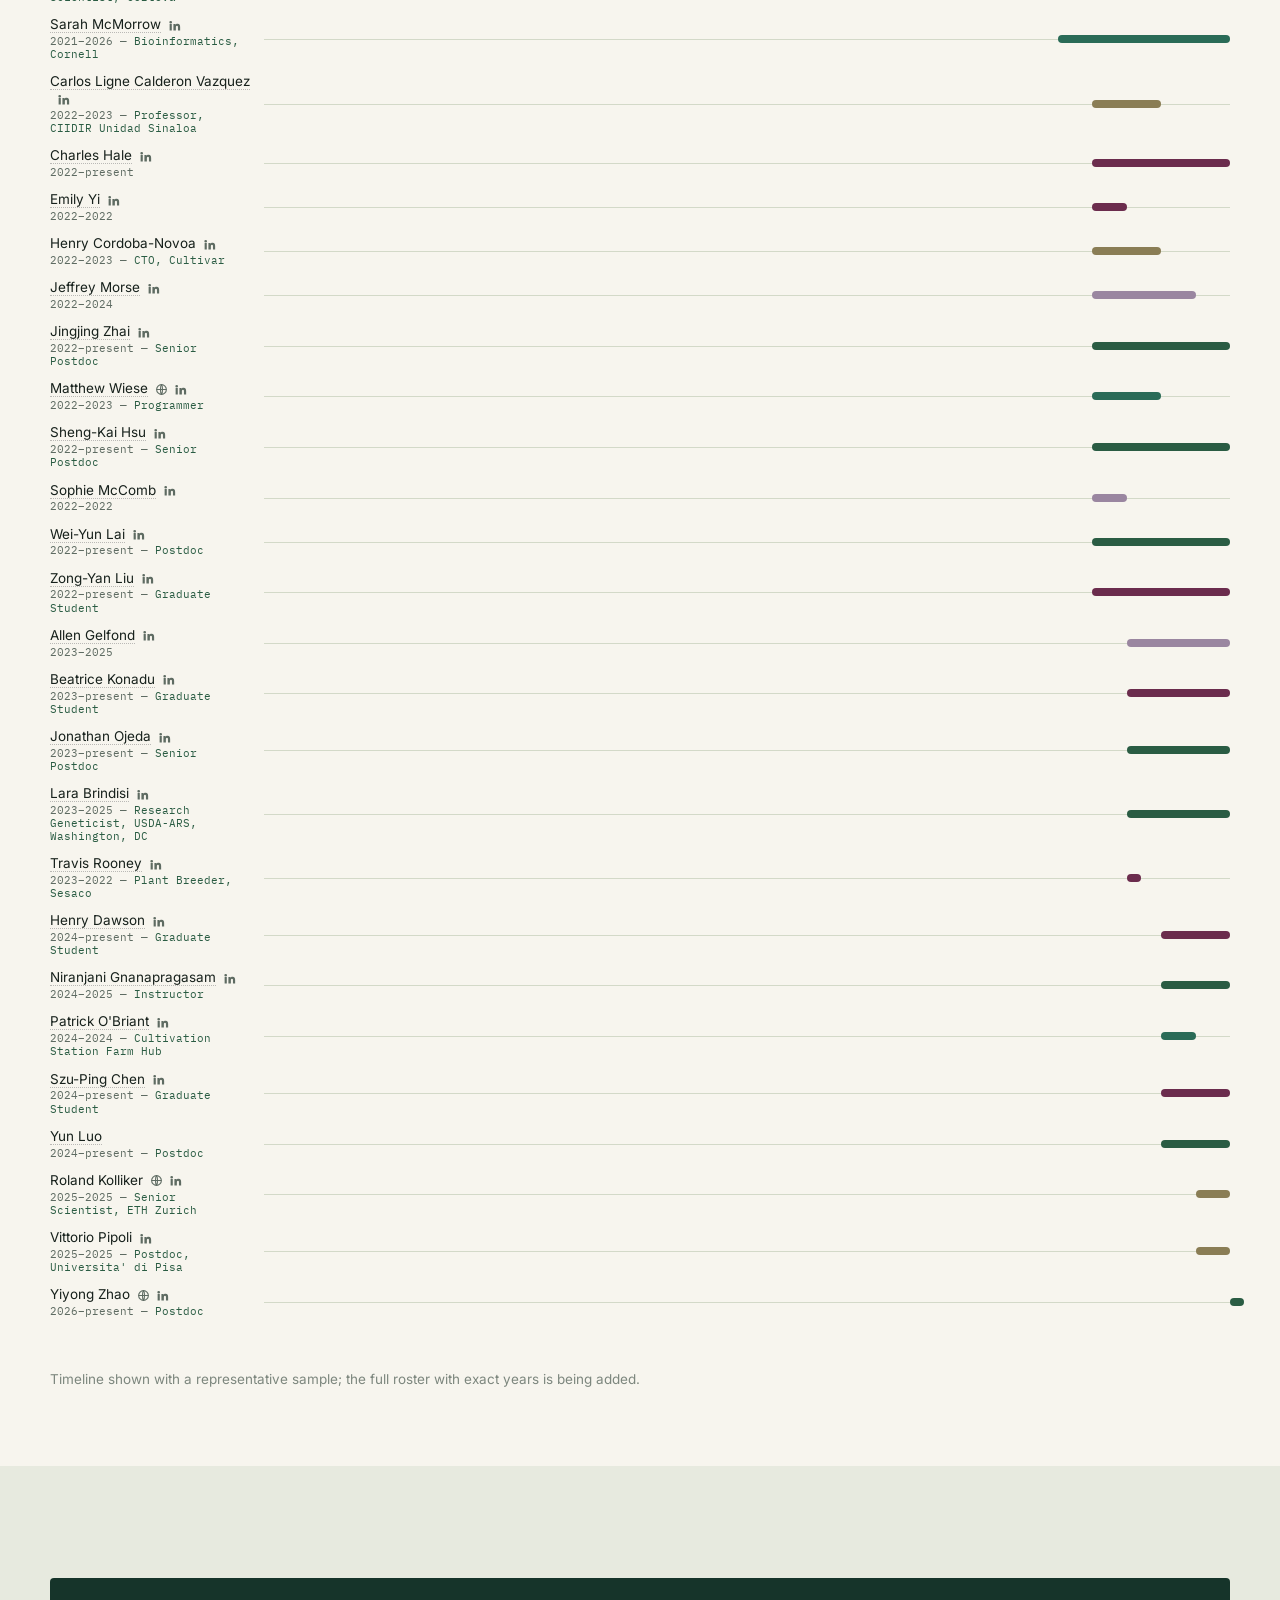
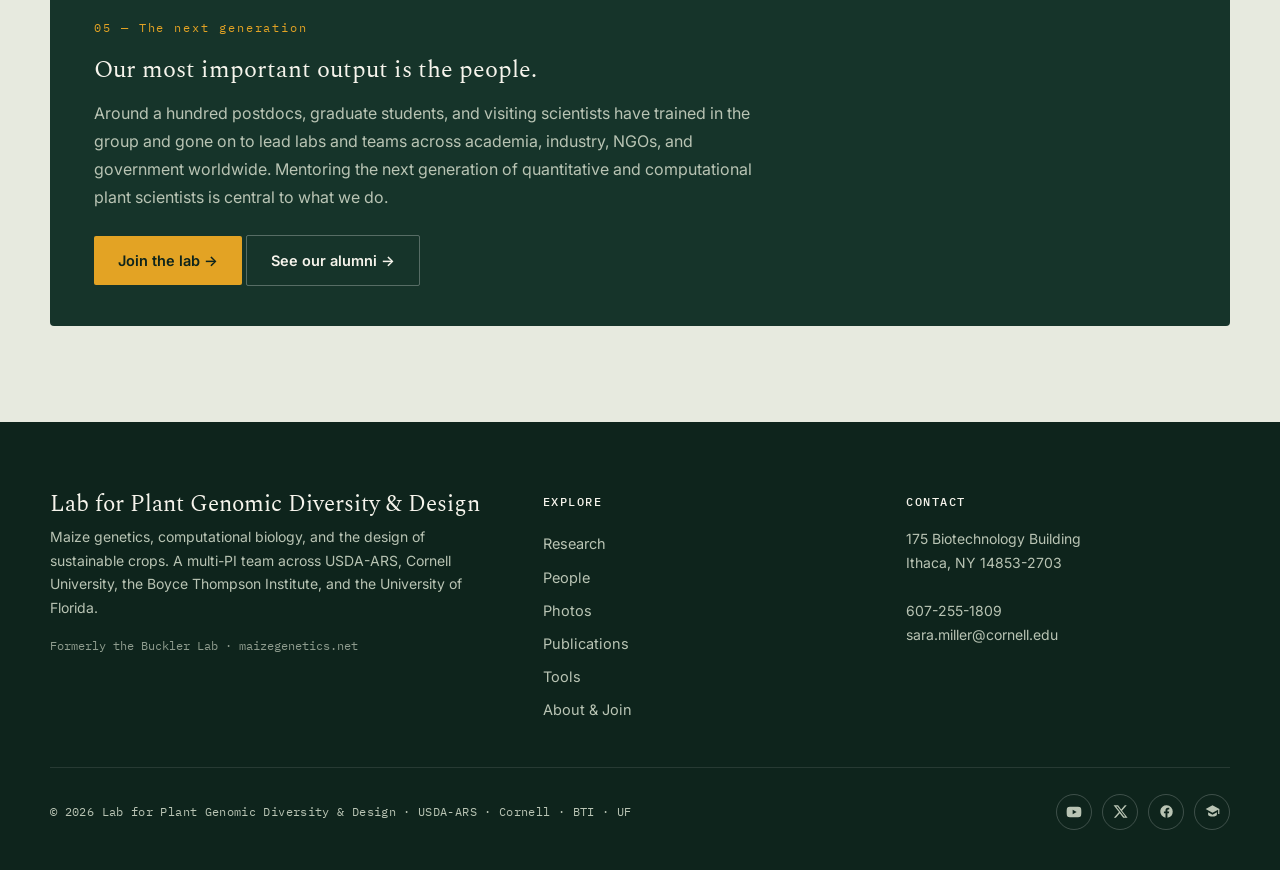
<file: people.html>
<!DOCTYPE html>
<html lang="en">
<head>
  <meta charset="utf-8">
  <meta http-equiv="X-UA-Compatible" content="IE=edge">
  <meta name="viewport" content="width=device-width, initial-scale=1">
  <title>People · Lab for Plant Genomic Diversity &amp; Design</title>
  <meta name="description" content="The team behind the Lab for Plant Genomic Diversity & Design (formerly the Buckler Lab) — PI, postdocs, graduate students, and professional staff in Ithaca, NY.">
  <link rel="canonical" href="https://www.maizegenetics.net/people">
  <meta property="og:type" content="website">
  <meta property="og:site_name" content="Lab for Plant Genomic Diversity &amp; Design">
  <meta property="og:title" content="People · Lab for Plant Genomic Diversity &amp; Design">
  <meta property="og:description" content="The team behind the Lab for Plant Genomic Diversity &amp; Design (formerly the Buckler Lab) — PI, postdocs, graduate students, and professional staff in Ithaca, NY.">
  <meta property="og:url" content="https://www.maizegenetics.net/people">
  <meta property="og:image" content="https://www.maizegenetics.net/images/hero-maize.jpg">
  <meta name="twitter:card" content="summary_large_image">
  <link rel="icon" href="favicon.ico" sizes="any">
  <link rel="icon" href="favicon.svg" type="image/svg+xml">
  <link rel="apple-touch-icon" href="apple-touch-icon.png">
  <link rel="preconnect" href="https://fonts.googleapis.com">
  <link rel="preconnect" href="https://fonts.gstatic.com" crossorigin>
  <link href="https://fonts.googleapis.com/css2?family=Spectral:ital,wght@0,300;0,400;0,500;0,600;1,400&family=Inter:wght@400;500;600&family=IBM+Plex+Mono:wght@400;500&display=swap" rel="stylesheet">
  <link href="css/lab-base.css" rel="stylesheet">
  <link href="css/lab-pages.css" rel="stylesheet">
</head>
<body data-page="people">

  <div id="site-nav"></div>

  <header class="page-hero">
    <div class="wrap">
      <p class="crumbs"><a href="./">Home</a> / People</p>
      <span class="eyebrow">02 — Who we are</span>
      <h1>The people behind the <em>science.</em></h1>
      <p class="lede">The group brings together postdocs, graduate students, and professional staff in quantitative genetics, machine learning, and plant biology — based in Ithaca, NY, and working with partners across USDA-ARS, Cornell, the Boyce Thompson Institute, and beyond.</p>
    </div>
  </header>

  <section class="section">
    <div class="wrap">
      <div class="people-hero-photo reveal">
        <img src="images/lab-2023.jpg" alt="The lab together in the field, 2023" loading="lazy">
        <span class="strip"></span>
      </div>
    </div>
  </section>

  <section class="section tint">
    <div class="wrap">
      <h2 class="subhead reveal">Team</h2>
      <!-- Leadership + role groups rendered from js/profiles-data.js via window.LAB_ROSTER (below) -->
      <div class="roster-group reveal">
        <div class="pub-year" style="margin-top:0">Leadership</div>
        <div class="leads-grid" id="leadGrid"></div>
      </div>
      <div id="teamRoster" class="reveal"></div>
      <p class="lead-copy reveal" style="margin-top:22px;font-size:13.5px;opacity:.75">Click anyone to read their full profile. The complete roster and alumni appear on the timeline below.</p>
    </div>
  </section>

  <section class="section tint">
    <div class="wrap">
      <h2 class="subhead reveal">Life in the lab &amp; field</h2>
      <div class="gallery reveal">
        <figure><img src="images/team-candid.jpg" alt="Lab members together" loading="lazy"></figure>
        <figure><img src="images/photo-jesse.jpg" alt="A lab member in the field" loading="lazy"></figure>
        <figure><img src="images/holding-ear.jpg" alt="Holding an ear of maize" loading="lazy"></figure>
        <figure><img src="images/corn-closeup.jpg" alt="Close-up of a maize ear" loading="lazy"></figure>
      </div>
      <p class="lead-copy reveal" style="margin-top:22px;font-size:13.5px;opacity:.75"><a href="photos">See the lab through the years →</a></p>
    </div>
  </section>

  <section class="section" id="timeline">
    <div class="wrap">
      <div class="sec-head reveal">
        <div>
          <span class="sec-num">The lab over time</span>
          <h2>Everyone who's built this, 1998 → today.</h2>
        </div>
        <p>Around a hundred people have passed through the group. Filter by role; hover a bar to see where alumni are now.</p>
      </div>
      <div class="tl-filterbar reveal" id="peopleFilter"></div>
      <div class="timeline reveal" id="peopleTimeline"></div>
      <p class="lead-copy reveal" style="margin-top:22px;font-size:13.5px;opacity:.8">Timeline shown with a representative sample; the full roster with exact years is being added.</p>
    </div>
  </section>

  <section class="section tint">
    <div class="wrap">
      <div class="alumni-note reveal">
        <span class="sec-num">05 — The next generation</span>
        <h3>Our most important output is the people.</h3>
        <p>Around a hundred postdocs, graduate students, and visiting scientists have trained in the group and gone on to lead labs and teams across academia, industry, NGOs, and government worldwide. Mentoring the next generation of quantitative and computational plant scientists is central to what we do.</p>
        <div class="hero-cta" style="margin-top:24px">
          <a class="btn btn-primary" href="join">Join the lab →</a>
          <a class="btn btn-ghost" href="#timeline">See our alumni →</a>
        </div>
      </div>
    </div>
  </section>

  <footer id="site-footer"></footer>
  <script>
  /* Curated current-team roster; names/photos/links come from LAB_PROFILES */
  window.LAB_ROSTER = {
    lead: [
      { slug: "edward-s-buckler", role: "Principal Investigator", inst: "USDA-ARS · Cornell" },
      { slug: "m-cinta-romay", role: "Research Director", inst: "Cornell University" },
      { slug: "sara-miller", role: "Business Director", inst: "Boyce Thompson Institute" },
      { slug: "moira-sheehan", role: "Director, Breeding Insight", inst: "University of Florida" },
      { slug: "zack-miller", role: "Software & Bioinformatics", inst: "USDA-ARS" }
    ],
    groups: [
      { heading: "Staff", label: "Staff", slugs: [{slug:"brandon-monier",label:"Programmer"},{slug:"ana-berthel",label:"Programmer"},{slug:"nick-lepak",label:"Field Manager"},{slug:"bethany-econopouly",label:"Applied Genomics"}] },
      { heading: "Postdocs", label: "Postdoc", slugs: ["jingjing-zhai","jonathan-ojeda","michelle-stitzer","sheng-kai-hsu","wei-yun-lai","yun-luo","yiyong-zhao"] },
      { heading: "Graduate students", label: "Grad Student", slugs: ["beatrice-konadu","charles-hale","mohamed-el-walid","henry-dawson","zong-yan-liu","szu-ping-chen"] }
    ]
  };
  </script>
  <script src="js/lab-global.js"></script>
  <script src="js/people-data.js"></script>
  <script src="js/profiles-data.js"></script>
  <script src="js/lab-archive.js"></script>
</body>
</html>
</file>
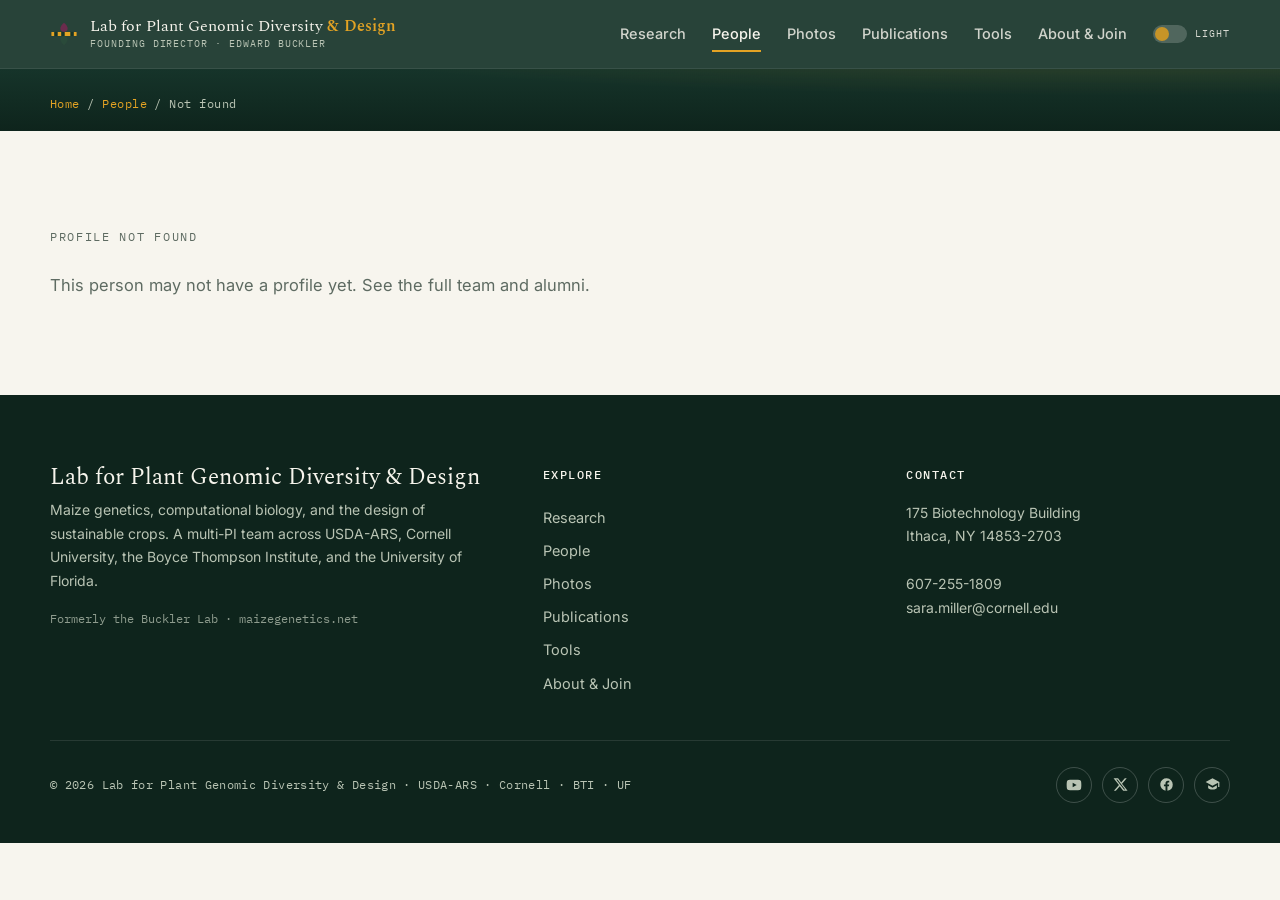
<file: person.html>
<!DOCTYPE html>
<html lang="en">
<head>
  <meta charset="utf-8">
  <meta http-equiv="X-UA-Compatible" content="IE=edge">
  <meta name="viewport" content="width=device-width, initial-scale=1">
  <title>Profile · Lab for Plant Genomic Diversity &amp; Design</title>
  <meta name="description" content="Member profile — Lab for Plant Genomic Diversity & Design (formerly the Buckler Lab).">
  <meta name="robots" content="noindex, follow">
  <link rel="canonical" href="https://www.maizegenetics.net/person">
  <link rel="icon" href="favicon.ico" sizes="any">
  <link rel="icon" href="favicon.svg" type="image/svg+xml">
  <link rel="apple-touch-icon" href="apple-touch-icon.png">
  <link rel="preconnect" href="https://fonts.googleapis.com">
  <link rel="preconnect" href="https://fonts.gstatic.com" crossorigin>
  <link href="https://fonts.googleapis.com/css2?family=Spectral:ital,wght@0,300;0,400;0,500;0,600;1,400&family=Inter:wght@400;500;600&family=IBM+Plex+Mono:wght@400;500&display=swap" rel="stylesheet">
  <link href="css/lab-base.css" rel="stylesheet">
  <link href="css/lab-pages.css" rel="stylesheet">
</head>
<body data-page="people">

  <div id="site-nav"></div>

  <header class="page-hero compact">
    <div class="wrap">
      <p class="crumbs" id="profileCrumb"><a href="./">Home</a> / <a href="people">People</a></p>
    </div>
  </header>

  <section class="section" id="profile"></section>

  <footer id="site-footer"></footer>
  <script src="js/lab-global.js"></script>
  <script src="js/profiles-data.js"></script>
  <script src="js/lab-archive.js"></script>
</body>
</html>
</file>
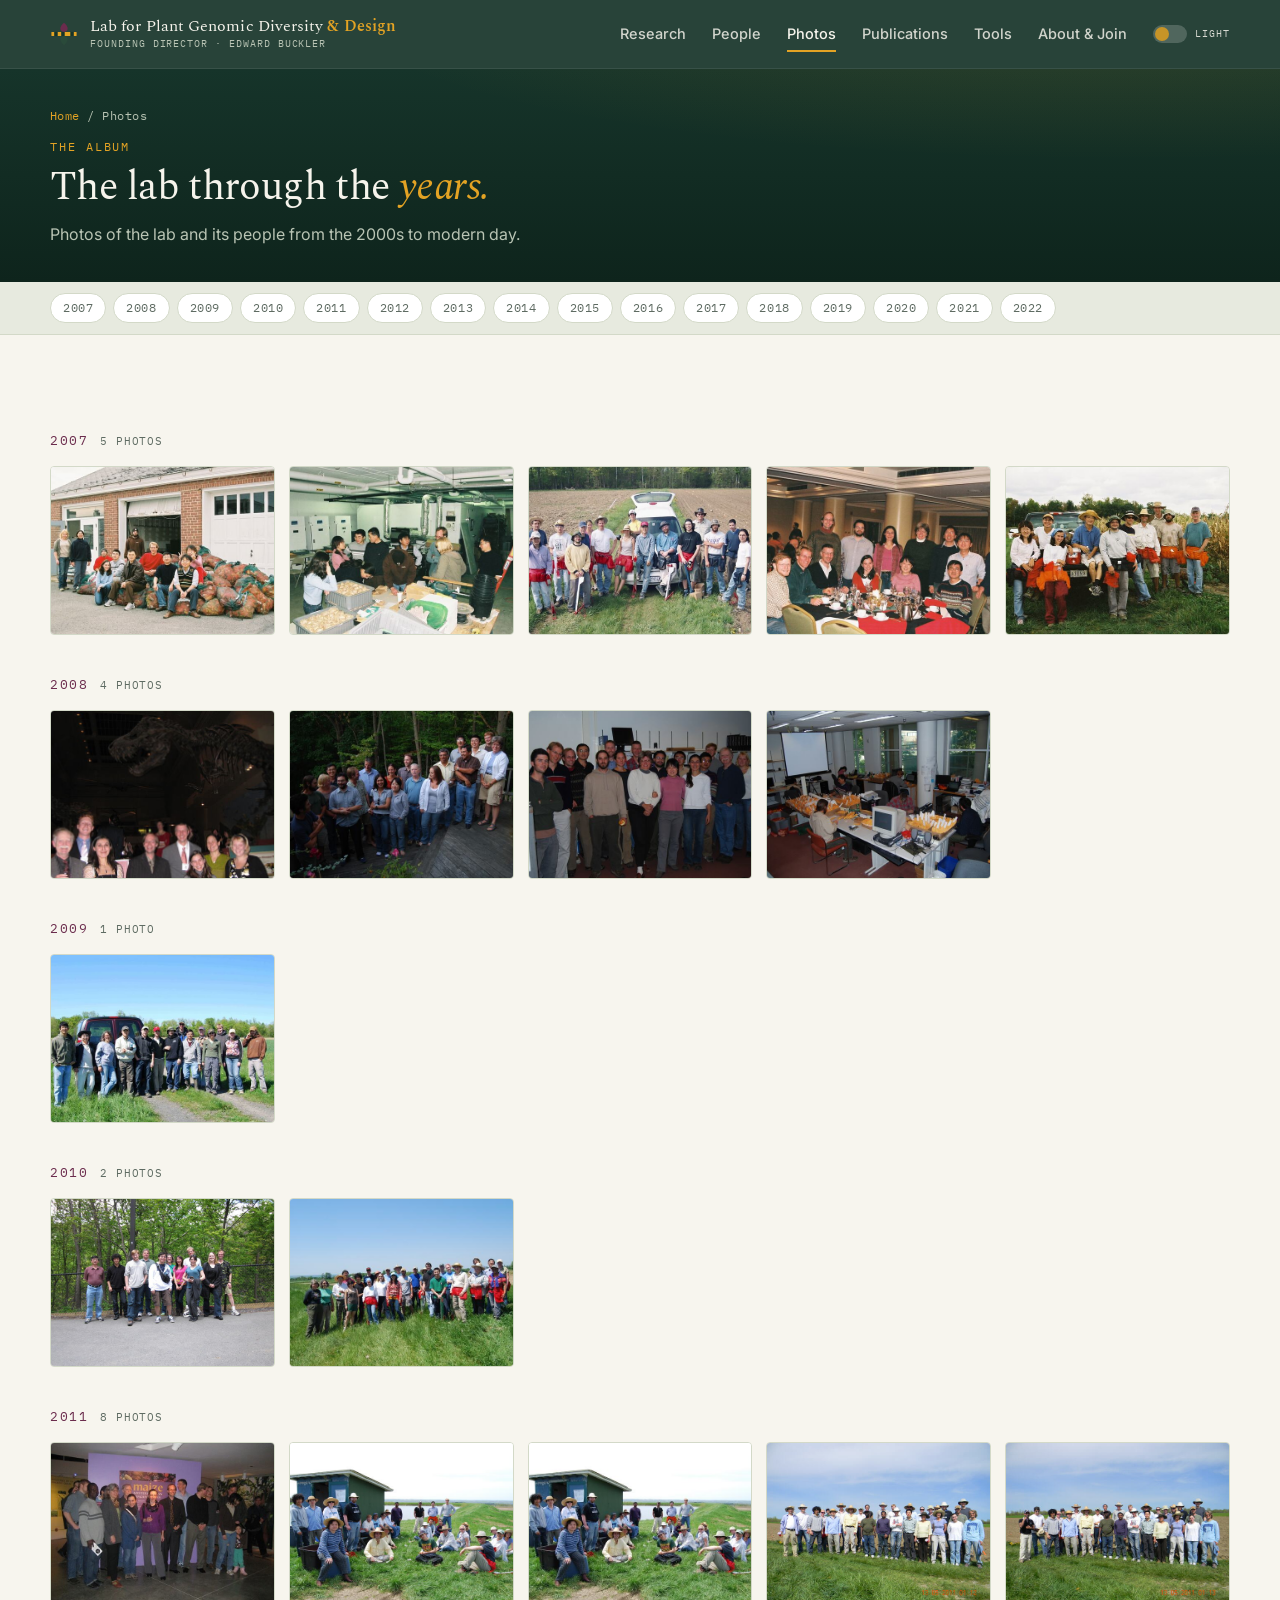
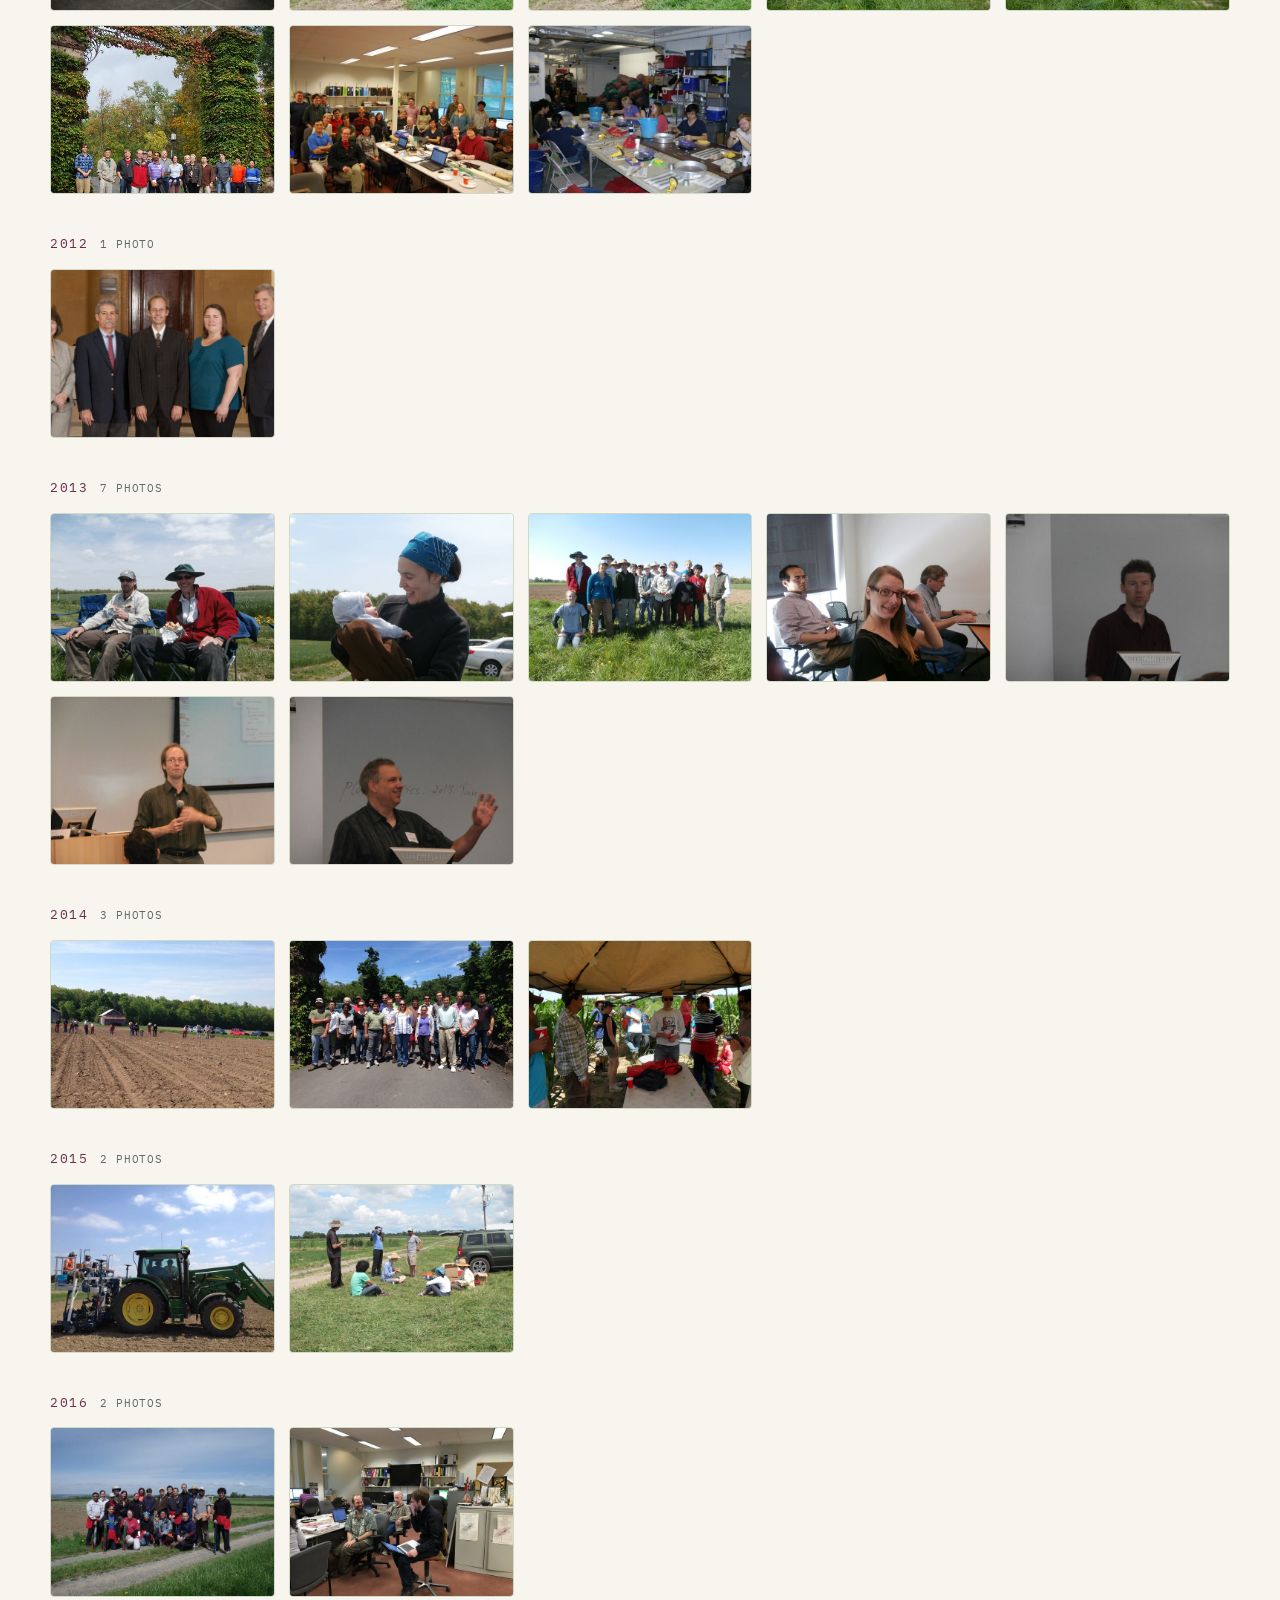
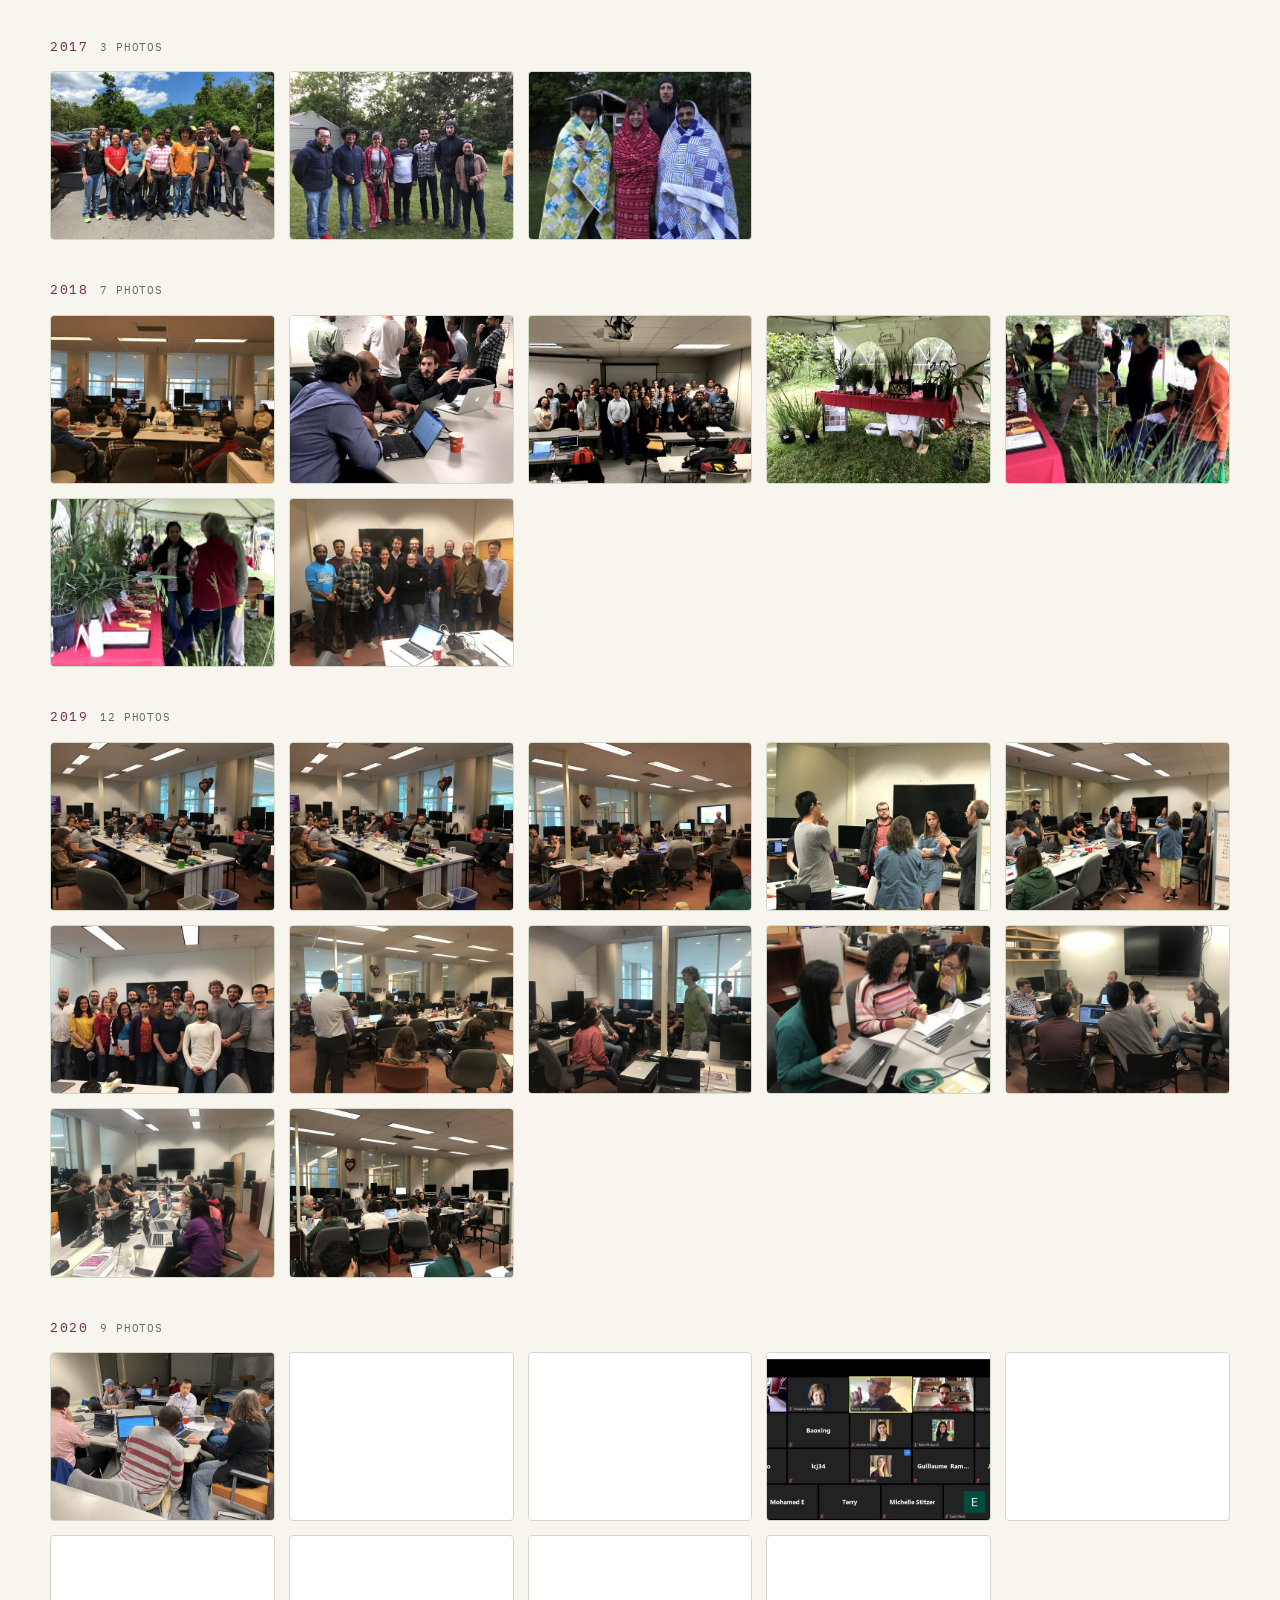
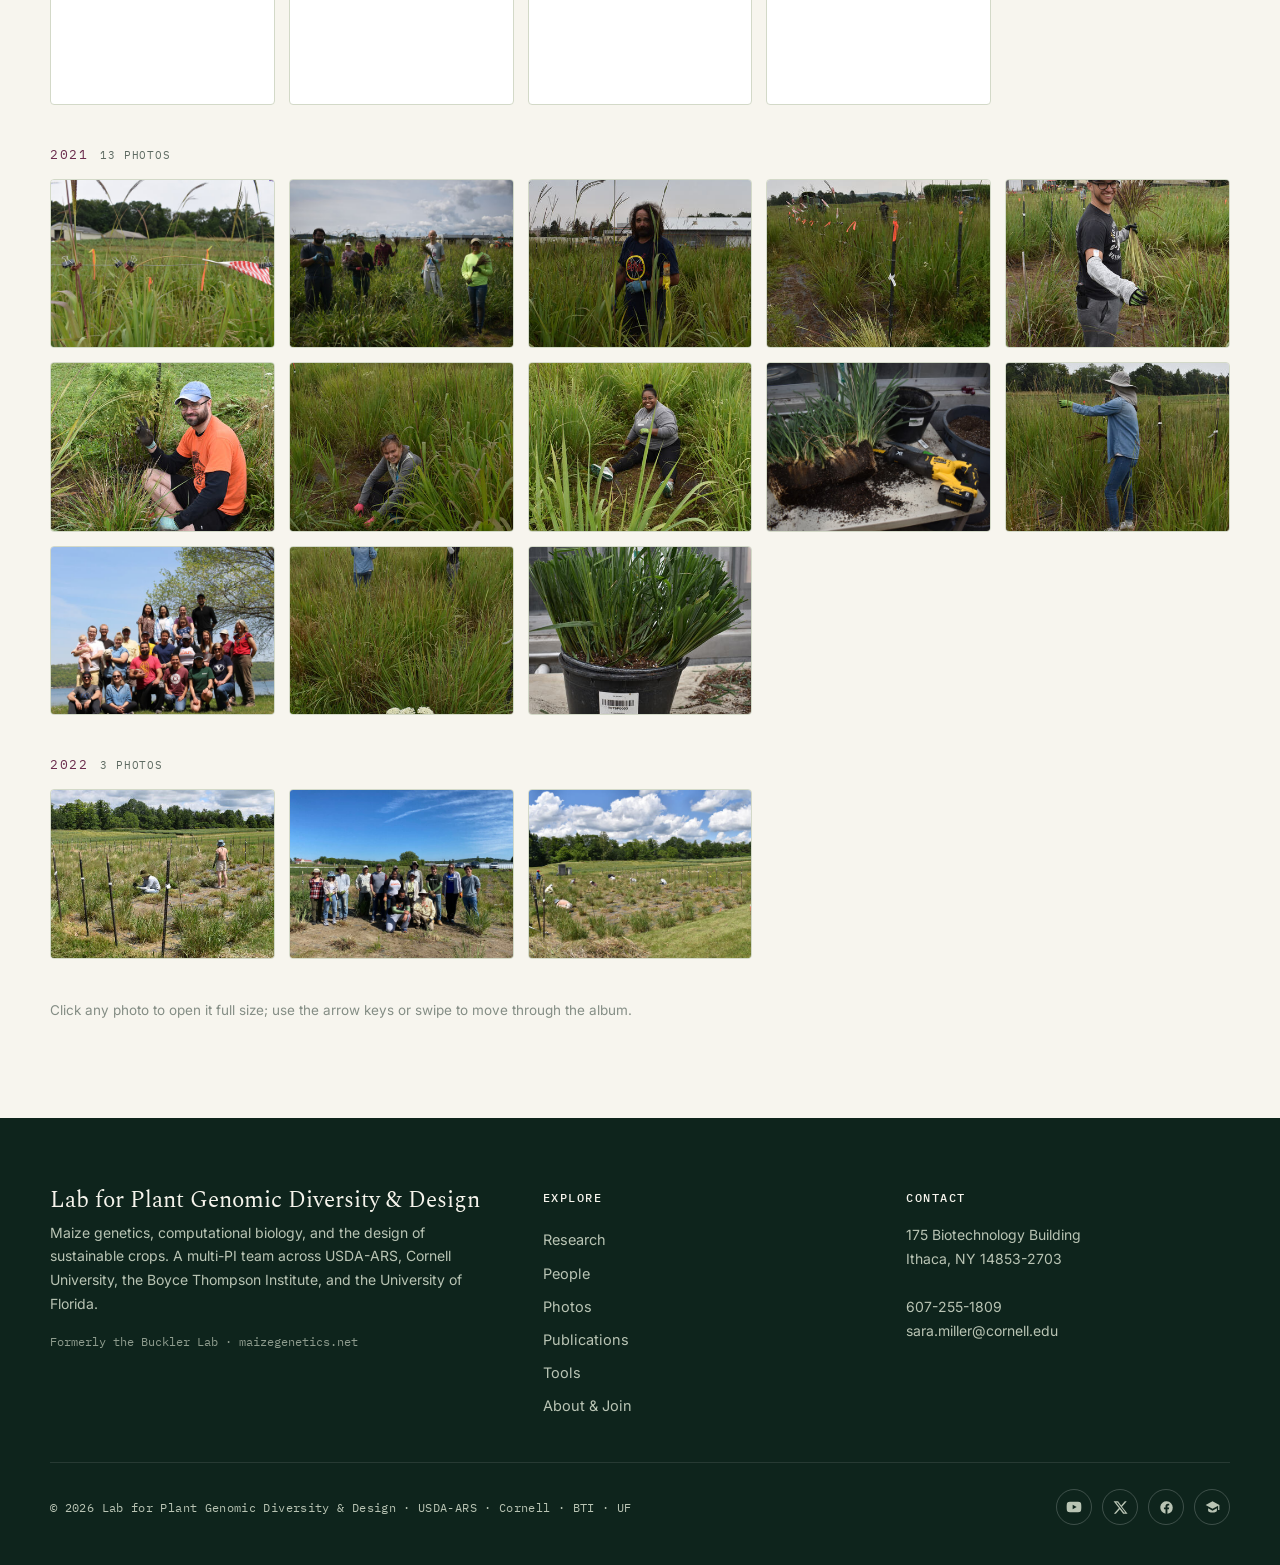
<file: photos.html>
<!DOCTYPE html>
<html lang="en">
<head>
  <meta charset="utf-8">
  <meta http-equiv="X-UA-Compatible" content="IE=edge">
  <meta name="viewport" content="width=device-width, initial-scale=1">
  <title>Photos · Lab for Plant Genomic Diversity &amp; Design</title>
  <meta name="description" content="Photo albums from the Lab for Plant Genomic Diversity & Design (formerly the Buckler Lab) — planting days, field work, hackathons, workshops, and group photos from 2007 onward.">
  <link rel="canonical" href="https://www.maizegenetics.net/photos">
  <meta property="og:type" content="website">
  <meta property="og:site_name" content="Lab for Plant Genomic Diversity &amp; Design">
  <meta property="og:title" content="Photos · Lab for Plant Genomic Diversity &amp; Design">
  <meta property="og:description" content="Photo albums from the Lab for Plant Genomic Diversity &amp; Design (formerly the Buckler Lab) — planting days, field work, hackathons, workshops, and group photos from 2007 onward.">
  <meta property="og:url" content="https://www.maizegenetics.net/photos">
  <meta property="og:image" content="https://www.maizegenetics.net/images/hero-maize.jpg">
  <meta name="twitter:card" content="summary_large_image">
  <link rel="icon" href="favicon.ico" sizes="any">
  <link rel="icon" href="favicon.svg" type="image/svg+xml">
  <link rel="apple-touch-icon" href="apple-touch-icon.png">
  <link rel="preconnect" href="https://fonts.googleapis.com">
  <link rel="preconnect" href="https://fonts.gstatic.com" crossorigin>
  <link href="https://fonts.googleapis.com/css2?family=Spectral:ital,wght@0,300;0,400;0,500;0,600;1,400&family=Inter:wght@400;500;600&family=IBM+Plex+Mono:wght@400;500&display=swap" rel="stylesheet">
  <link href="css/lab-base.css" rel="stylesheet">
  <link href="css/lab-pages.css" rel="stylesheet">
</head>
<body data-page="photos">

  <div id="site-nav"></div>

  <header class="page-hero">
    <div class="wrap">
      <p class="crumbs"><a href="./">Home</a> / Photos</p>
      <span class="eyebrow">The album</span>
      <h1>The lab through the <em>years.</em></h1>
      <p class="lede">Photos of the lab and its people from the 2000s to modern day.</p>
    </div>
  </header>

  <nav class="year-chips" id="yearChips" aria-label="Jump to a year"></nav>

  <section class="section">
    <div class="wrap">
      <div class="reveal" id="yearGallery"></div>
      <p class="lead-copy" id="galleryNote" style="margin-top:40px;font-size:13.5px;opacity:.75">Click any photo to open it full size; use the arrow keys or swipe to move through the album.</p>
    </div>
  </section>

  <footer id="site-footer"></footer>
  <script src="js/lab-global.js"></script>
  <script src="js/year-photos-data.js"></script>
  <script src="js/year-photos.js"></script>
</body>
</html>
</file>
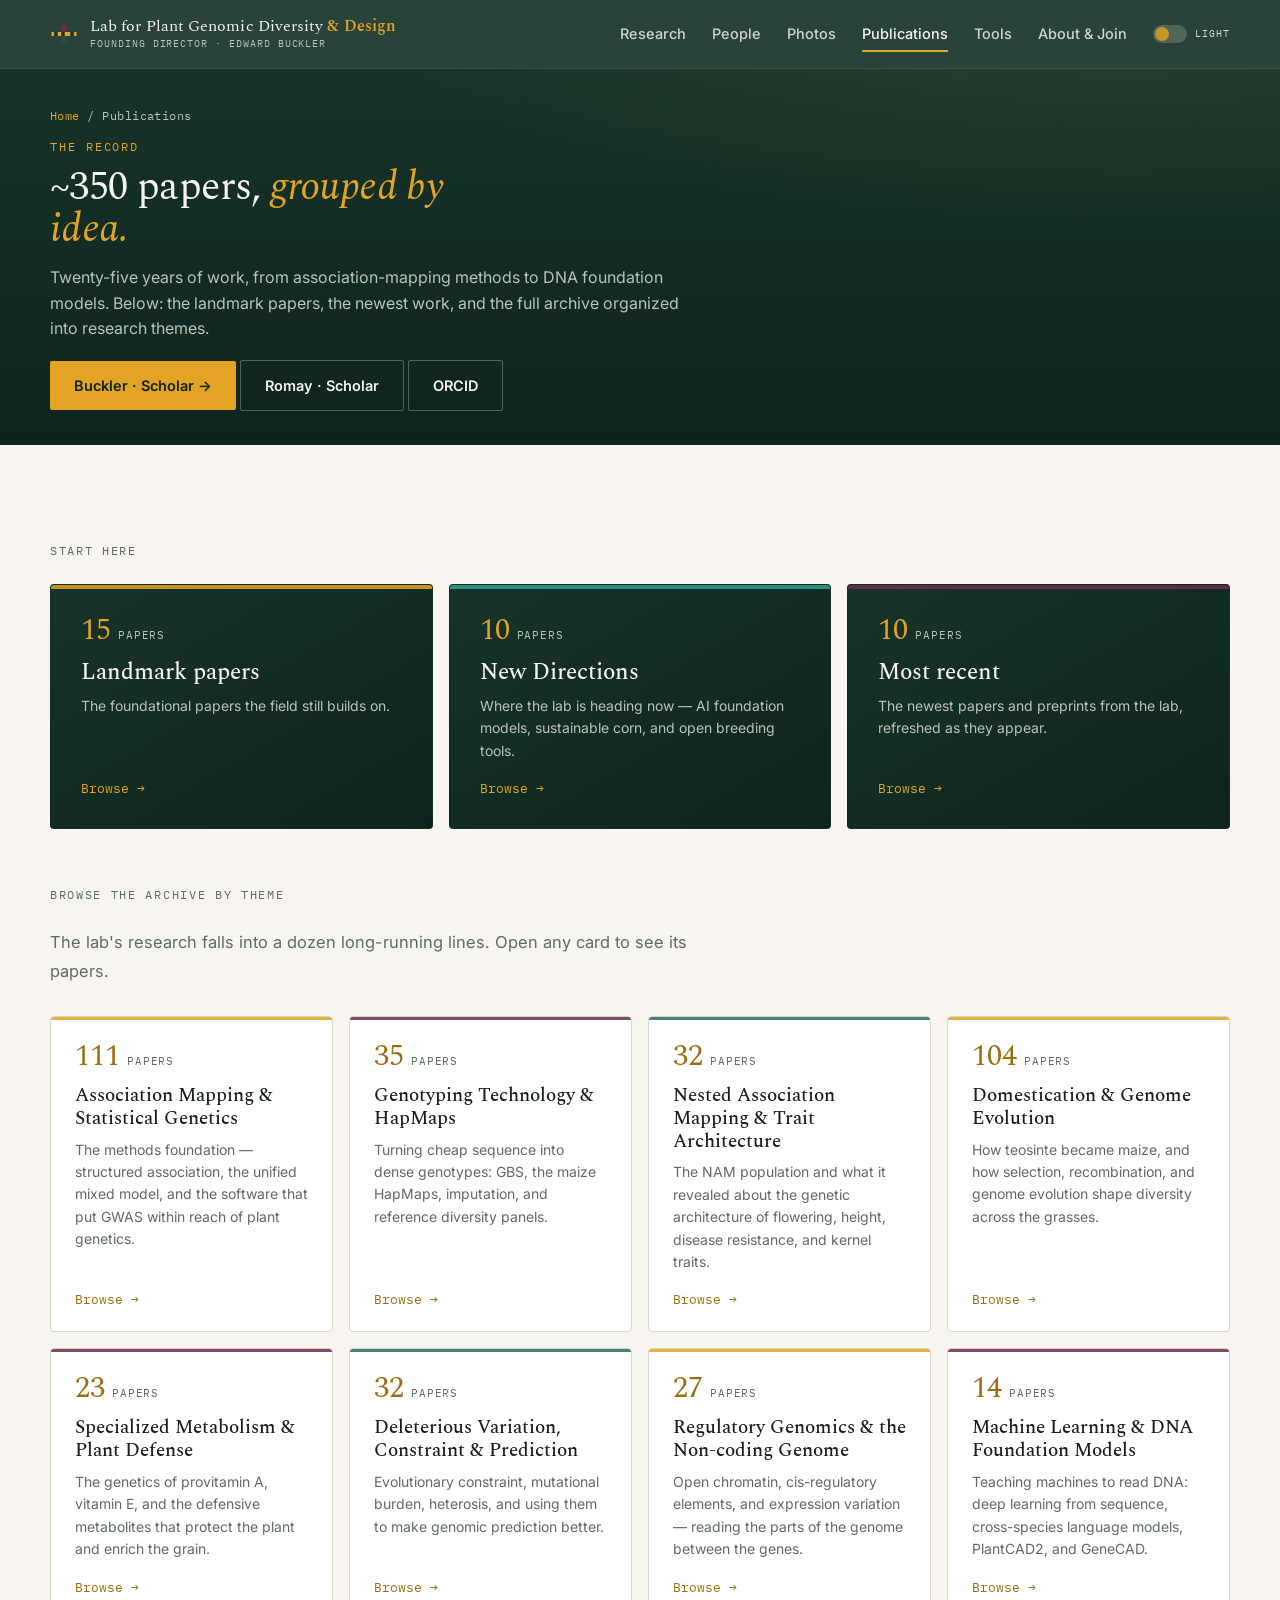
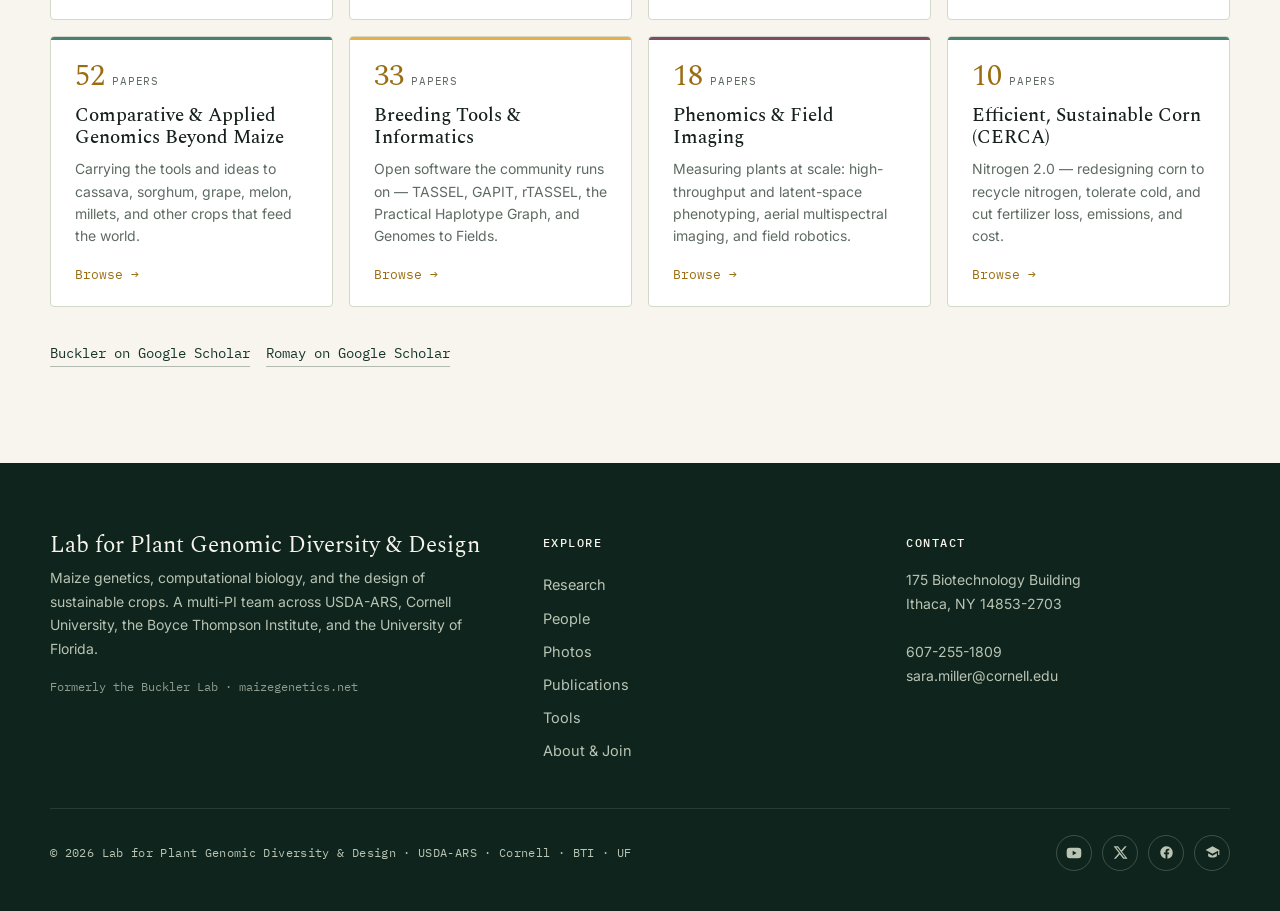
<file: publications.html>
<!DOCTYPE html>
<html lang="en">
<head>
  <meta charset="utf-8">
  <meta http-equiv="X-UA-Compatible" content="IE=edge">
  <meta name="viewport" content="width=device-width, initial-scale=1">
  <title>Publications · Lab for Plant Genomic Diversity &amp; Design</title>
  <meta name="description" content="Landmark and recent publications from the Lab for Plant Genomic Diversity & Design, plus the full archive grouped into research themes.">
  <link rel="canonical" href="https://www.maizegenetics.net/publications">
  <meta property="og:type" content="website">
  <meta property="og:site_name" content="Lab for Plant Genomic Diversity &amp; Design">
  <meta property="og:title" content="Publications · Lab for Plant Genomic Diversity &amp; Design">
  <meta property="og:description" content="Landmark and recent publications from the Lab for Plant Genomic Diversity &amp; Design, plus the full archive grouped into research themes.">
  <meta property="og:url" content="https://www.maizegenetics.net/publications">
  <meta property="og:image" content="https://www.maizegenetics.net/images/hero-maize.jpg">
  <meta name="twitter:card" content="summary_large_image">
  <link rel="icon" href="favicon.ico" sizes="any">
  <link rel="icon" href="favicon.svg" type="image/svg+xml">
  <link rel="apple-touch-icon" href="apple-touch-icon.png">
  <link rel="preconnect" href="https://fonts.googleapis.com">
  <link rel="preconnect" href="https://fonts.gstatic.com" crossorigin>
  <link href="https://fonts.googleapis.com/css2?family=Spectral:ital,wght@0,300;0,400;0,500;0,600;1,400&family=Inter:wght@400;500;600&family=IBM+Plex+Mono:wght@400;500&display=swap" rel="stylesheet">
  <link href="css/lab-base.css" rel="stylesheet">
  <link href="css/lab-pages.css" rel="stylesheet">
</head>
<body data-page="publications">

  <div id="site-nav"></div>

  <header class="page-hero">
    <div class="wrap">
      <p class="crumbs"><a href="./">Home</a> / Publications</p>
      <span class="eyebrow">The record</span>
      <h1>~350 papers, <em>grouped by idea.</em></h1>
      <p class="lede">Twenty-five years of work, from association-mapping methods to DNA foundation models. Below: the landmark papers, the newest work, and the full archive organized into research themes.</p>
      <div class="hero-cta">
        <a class="btn btn-primary" href="https://scholar.google.com/citations?user=M7O1p6oAAAAJ&hl=en" target="_blank" rel="noopener">Buckler · Scholar →</a>
        <a class="btn btn-ghost" href="https://scholar.google.com/citations?user=YNokV_4AAAAJ&hl=en" target="_blank" rel="noopener">Romay · Scholar</a>
        <a class="btn btn-ghost" href="https://orcid.org/0000-0002-3100-371X" target="_blank" rel="noopener">ORCID</a>
      </div>
    </div>
  </header>

  <section class="section">
    <div class="wrap">
      <h2 class="subhead">Start here</h2>
      <div class="featured-tiles" id="featuredTiles"></div>

      <h2 class="subhead" style="margin-top:56px">Browse the archive by theme</h2>
      <p class="lead-copy" style="margin-bottom:30px">The lab's research falls into a dozen long-running lines. Open any card to see its papers.</p>
      <div class="theme-tiles" id="themeTiles"></div>

      <div class="papers-foot" style="margin-top:36px">
        <div class="pub-links">
          <a href="https://scholar.google.com/citations?user=M7O1p6oAAAAJ&hl=en" target="_blank" rel="noopener">Buckler on Google Scholar</a>
          <a href="https://scholar.google.com/citations?user=YNokV_4AAAAJ&hl=en" target="_blank" rel="noopener">Romay on Google Scholar</a>
        </div>
      </div>
    </div>
  </section>

  <footer id="site-footer"></footer>
  <script src="js/lab-global.js"></script>
  <script src="js/publications-data.js"></script>
  <script src="js/lab-archive.js"></script>
</body>
</html>
</file>
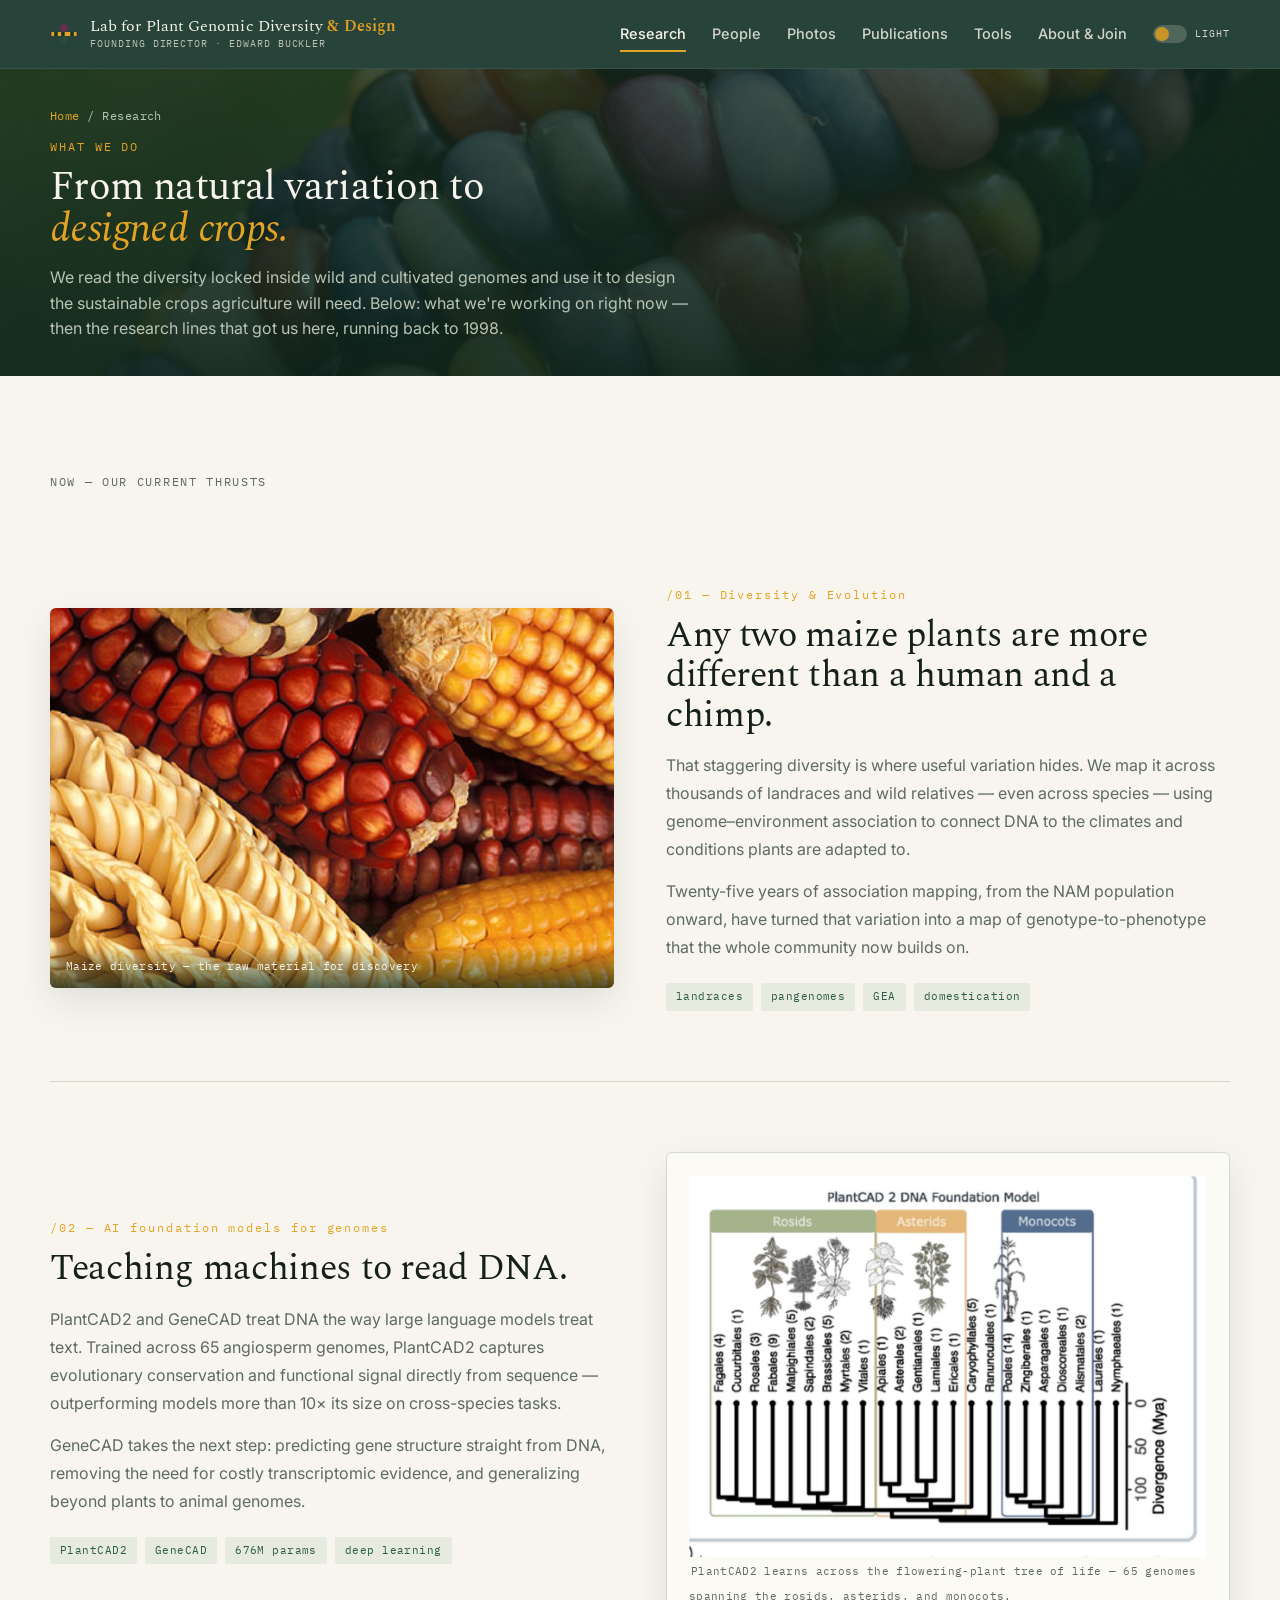
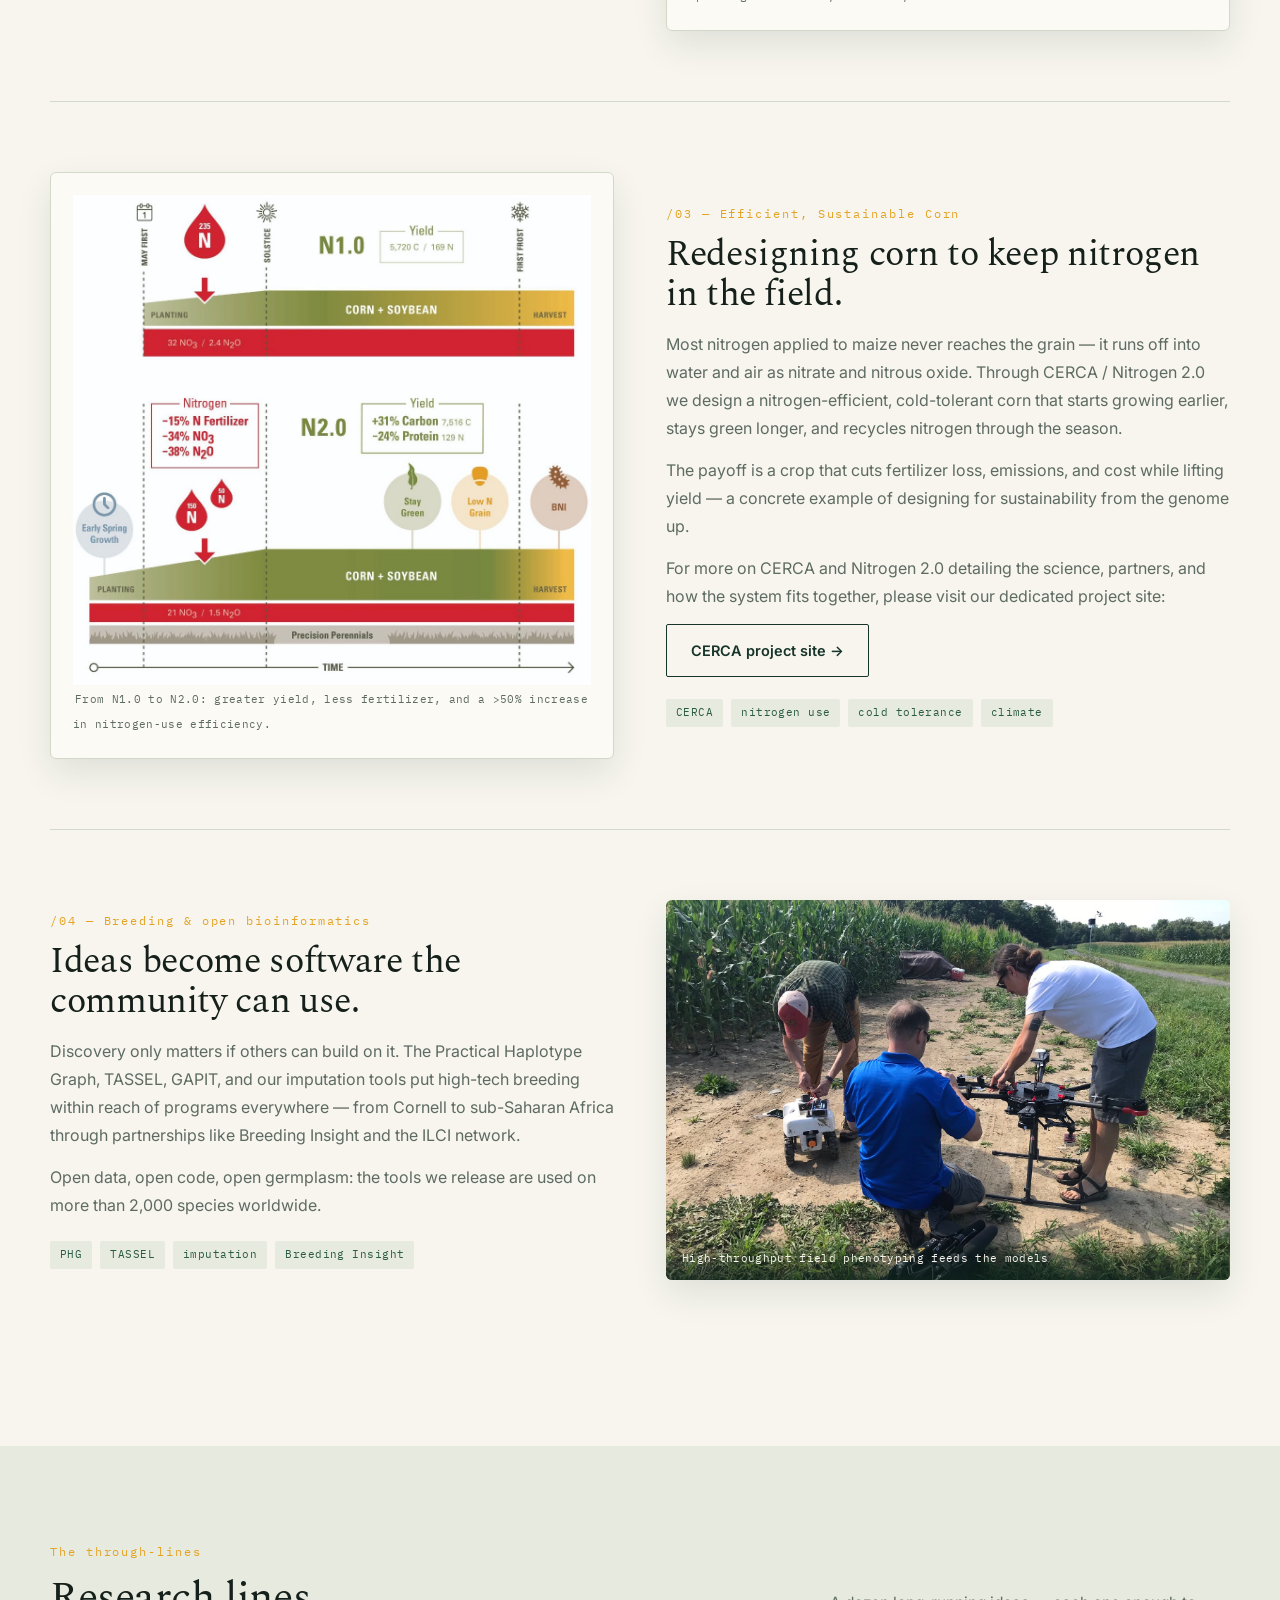
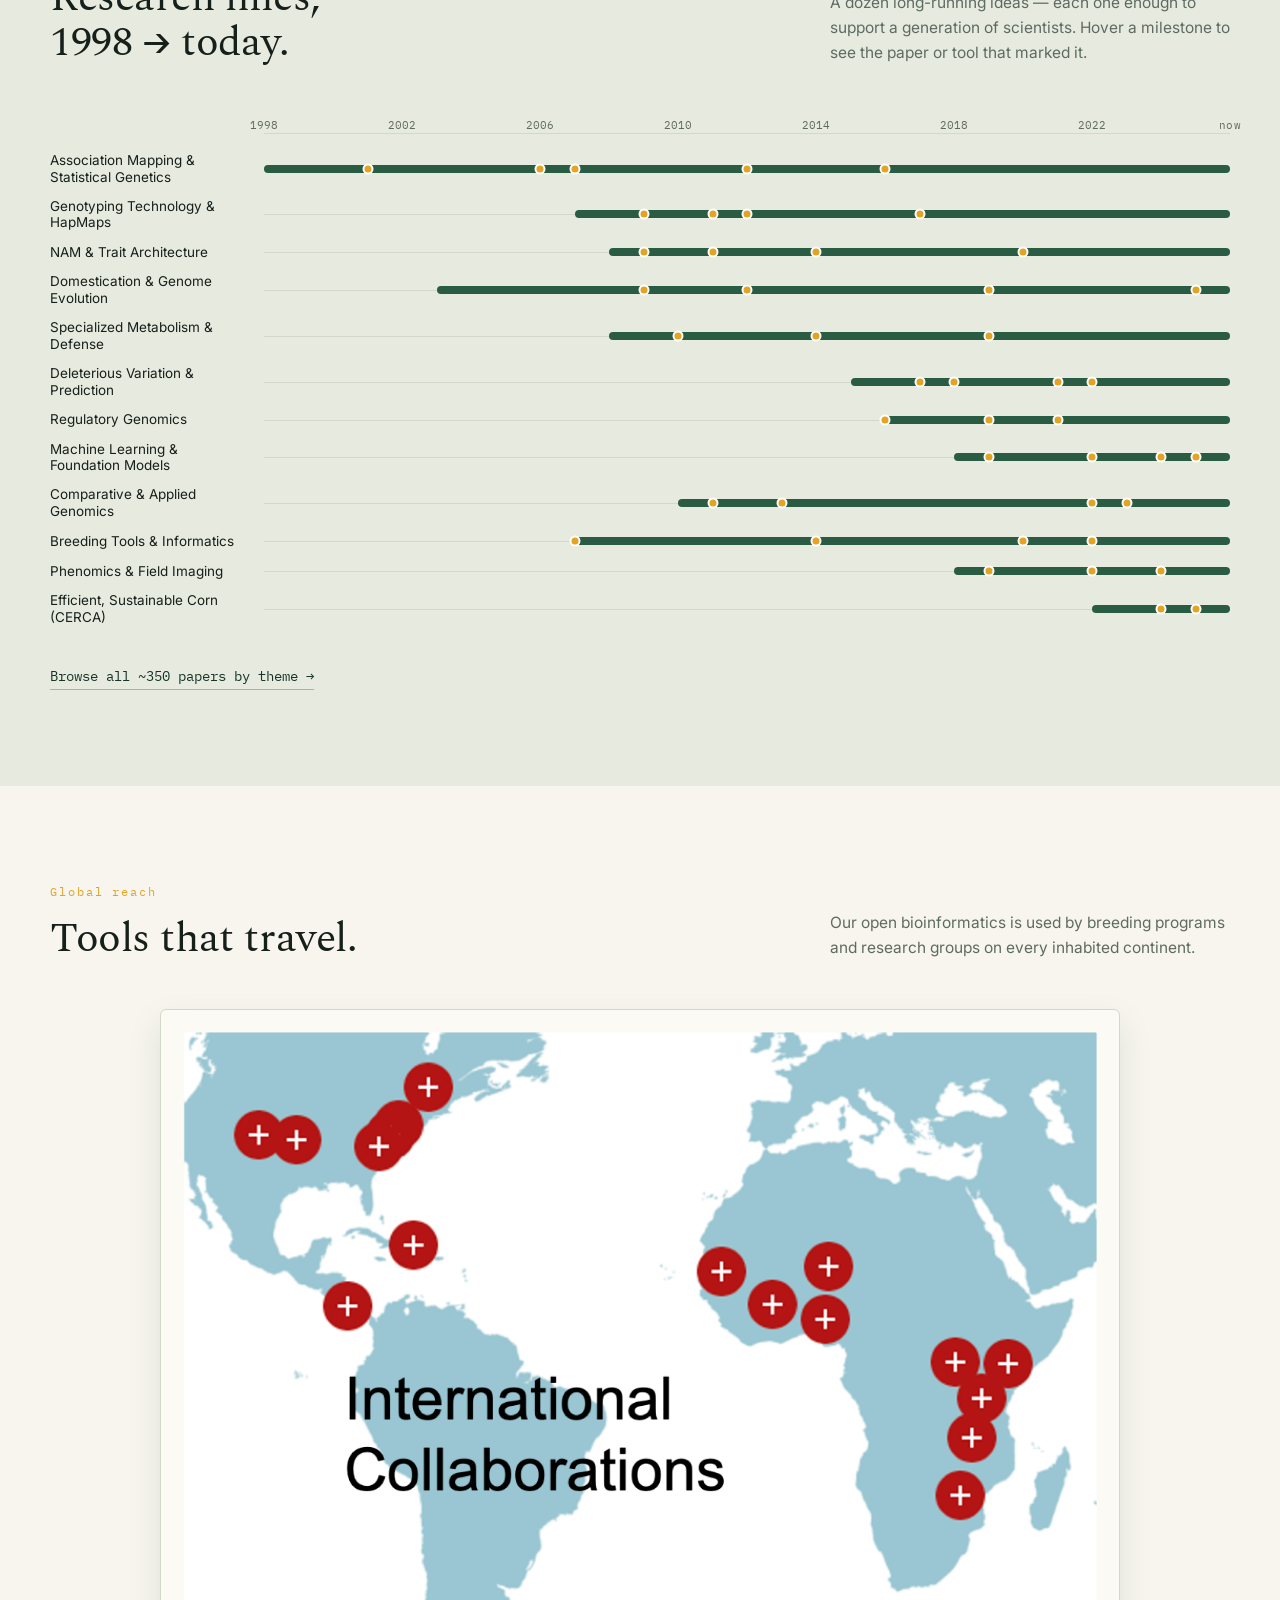
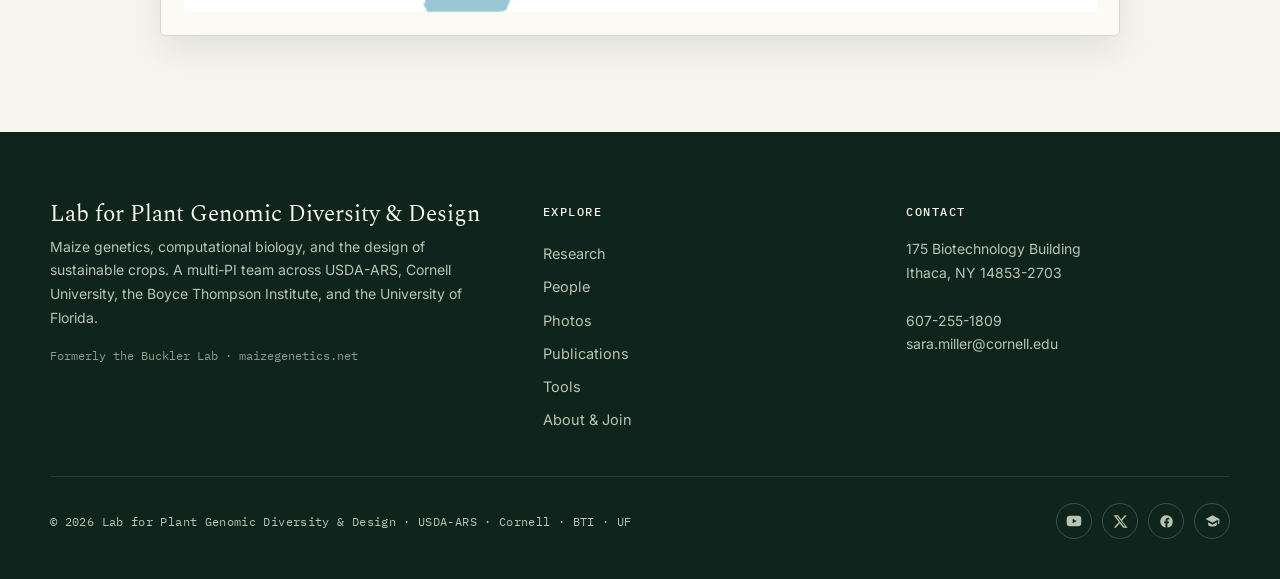
<file: research.html>
<!DOCTYPE html>
<html lang="en">
<head>
  <meta charset="utf-8">
  <meta http-equiv="X-UA-Compatible" content="IE=edge">
  <meta name="viewport" content="width=device-width, initial-scale=1">
  <title>Research · Lab for Plant Genomic Diversity &amp; Design</title>
  <meta name="description" content="What we're working on now — diversity & evolution, AI foundation models, efficient sustainable corn, and open breeding tools — and the research lines that got us here, back to 1998.">
  <link rel="canonical" href="https://www.maizegenetics.net/research">
  <meta property="og:type" content="website">
  <meta property="og:site_name" content="Lab for Plant Genomic Diversity &amp; Design">
  <meta property="og:title" content="Research · Lab for Plant Genomic Diversity &amp; Design">
  <meta property="og:description" content="What we're working on now — diversity &amp; evolution, AI foundation models, efficient sustainable corn, and open breeding tools — and the research lines that got us here, back to 1998.">
  <meta property="og:url" content="https://www.maizegenetics.net/research">
  <meta property="og:image" content="https://www.maizegenetics.net/images/hero-maize.jpg">
  <meta name="twitter:card" content="summary_large_image">
  <link rel="icon" href="favicon.ico" sizes="any">
  <link rel="icon" href="favicon.svg" type="image/svg+xml">
  <link rel="apple-touch-icon" href="apple-touch-icon.png">
  <link rel="preconnect" href="https://fonts.googleapis.com">
  <link rel="preconnect" href="https://fonts.gstatic.com" crossorigin>
  <link href="https://fonts.googleapis.com/css2?family=Spectral:ital,wght@0,300;0,400;0,500;0,600;1,400&family=Inter:wght@400;500;600&family=IBM+Plex+Mono:wght@400;500&display=swap" rel="stylesheet">
  <link href="css/lab-base.css" rel="stylesheet">
  <link href="css/lab-pages.css" rel="stylesheet">
</head>
<body data-page="research">

  <div id="site-nav"></div>

  <header class="page-hero has-photo" style="background-image:linear-gradient(180deg,rgba(14,36,28,.80),rgba(14,36,28,.92)),url('images/maize-closeup.jpg')">
    <div class="wrap">
      <p class="crumbs"><a href="./">Home</a> / Research</p>
      <span class="eyebrow">What we do</span>
      <h1>From natural variation to <em>designed crops.</em></h1>
      <p class="lede">We read the diversity locked inside wild and cultivated genomes and use it to design the sustainable crops agriculture will need. Below: what we're working on right now — then the research lines that got us here, running back to 1998.</p>
    </div>
  </header>

  <!-- ============ NOW ============ -->
  <section class="section">
    <div class="wrap">
      <h2 class="subhead">Now — our current thrusts</h2>

      <!-- 01 Diversity & Evolution -->
      <div class="thread reveal" id="diversity">
        <div class="thread-media photo">
          <img src="images/CornDiversityk7743-13.jpg" alt="Diverse, multicolored maize ears" loading="lazy">
          <span class="cap">Maize diversity — the raw material for discovery</span>
        </div>
        <div class="thread-body">
          <span class="sec-num">/01 — Diversity &amp; Evolution</span>
          <h2>Any two maize plants are more different than a human and a chimp.</h2>
          <p>That staggering diversity is where useful variation hides. We map it across thousands of landraces and wild relatives — even across species — using genome–environment association to connect DNA to the climates and conditions plants are adapted to.</p>
          <p>Twenty-five years of association mapping, from the NAM population onward, have turned that variation into a map of genotype-to-phenotype that the whole community now builds on.</p>
          <div class="tags"><span class="tag">landraces</span><span class="tag">pangenomes</span><span class="tag">GEA</span><span class="tag">domestication</span></div>
        </div>
      </div>

      <!-- 02 AI models -->
      <div class="thread reverse reveal" id="ai">
        <div class="thread-media figure">
          <img src="images/PlantCADFoundation.png" alt="PlantCAD2 DNA foundation model: phylogeny of angiosperm orders across rosids, asterids, and monocots" loading="lazy">
          <span class="cap">PlantCAD2 learns across the flowering-plant tree of life — 65 genomes spanning the rosids, asterids, and monocots.</span>
        </div>
        <div class="thread-body">
          <span class="sec-num">/02 — AI foundation models for genomes</span>
          <h2>Teaching machines to read DNA.</h2>
          <p>PlantCAD2 and GeneCAD treat DNA the way large language models treat text. Trained across 65 angiosperm genomes, PlantCAD2 captures evolutionary conservation and functional signal directly from sequence — outperforming models more than 10× its size on cross-species tasks.</p>
          <p>GeneCAD takes the next step: predicting gene structure straight from DNA, removing the need for costly transcriptomic evidence, and generalizing beyond plants to animal genomes.</p>
          <div class="tags"><span class="tag">PlantCAD2</span><span class="tag">GeneCAD</span><span class="tag">676M params</span><span class="tag">deep learning</span></div>
        </div>
      </div>

      <!-- 03 Efficient, Sustainable Corn -->
      <div class="thread reveal" id="nitrogen">
        <div class="thread-media figure">
          <img src="images/CERCASystem.jpg" alt="CERCA nitrogen system across a growing season: N1.0 today versus the N2.0 design, with less fertilizer, less nitrogen loss, and more carbon captured" loading="lazy">
          <span class="cap">From N1.0 to N2.0: greater yield, less fertilizer, and a &gt;50% increase in nitrogen-use efficiency.</span>
        </div>
        <div class="thread-body">
          <span class="sec-num">/03 — Efficient, Sustainable Corn</span>
          <h2>Redesigning corn to keep nitrogen in the field.</h2>
          <p>Most nitrogen applied to maize never reaches the grain — it runs off into water and air as nitrate and nitrous oxide. Through CERCA / Nitrogen 2.0 we design a nitrogen-efficient, cold-tolerant corn that starts growing earlier, stays green longer, and recycles nitrogen through the season.</p>
          <p>The payoff is a crop that cuts fertilizer loss, emissions, and cost while lifting yield — a concrete example of designing for sustainability from the genome up.</p>
          <p>For more on CERCA and Nitrogen 2.0 detailing the science, partners, and how the system fits together, please visit our dedicated project site:</p>
          <p class="thread-cta"><a class="btn btn-outline-dark" href="https://maize-genetics.github.io/cerca_landing_page/" target="_blank" rel="noopener">CERCA project site →</a></p>
          <div class="tags"><span class="tag">CERCA</span><span class="tag">nitrogen use</span><span class="tag">cold tolerance</span><span class="tag">climate</span></div>
        </div>
      </div>

      <!-- 04 Breeding -->
      <div class="thread reverse reveal" id="breeding">
        <div class="thread-media photo">
          <img src="images/drone.jpg" alt="Field phenotyping rover and drone among crop rows" loading="lazy">
          <span class="cap">High-throughput field phenotyping feeds the models</span>
        </div>
        <div class="thread-body">
          <span class="sec-num">/04 — Breeding &amp; open bioinformatics</span>
          <h2>Ideas become software the community can use.</h2>
          <p>Discovery only matters if others can build on it. The Practical Haplotype Graph, TASSEL, GAPIT, and our imputation tools put high-tech breeding within reach of programs everywhere — from Cornell to sub-Saharan Africa through partnerships like Breeding Insight and the ILCI network.</p>
          <p>Open data, open code, open germplasm: the tools we release are used on more than 2,000 species worldwide.</p>
          <div class="tags"><span class="tag">PHG</span><span class="tag">TASSEL</span><span class="tag">imputation</span><span class="tag">Breeding Insight</span></div>
        </div>
      </div>

    </div>
  </section>

  <!-- ============ TIMELINE ============ -->
  <section class="section tint">
    <div class="wrap">
      <div class="sec-head reveal">
        <div>
          <span class="sec-num">The through-lines</span>
          <h2>Research lines, 1998 → today.</h2>
        </div>
        <p>A dozen long-running ideas — each one enough to support a generation of scientists. Hover a milestone to see the paper or tool that marked it.</p>
      </div>
      <div class="timeline reveal" id="researchTimeline"></div>
      <div class="papers-foot reveal" style="margin-top:34px">
        <div class="pub-links">
          <a href="publications">Browse all ~350 papers by theme →</a>
        </div>
      </div>
    </div>
  </section>

  <!-- global reach -->
  <section class="section">
    <div class="wrap">
      <div class="sec-head reveal">
        <div>
          <span class="sec-num">Global reach</span>
          <h2>Tools that travel.</h2>
        </div>
        <p>Our open bioinformatics is used by breeding programs and research groups on every inhabited continent.</p>
      </div>
      <div class="thread-media figure reveal" style="max-width:960px;margin:0 auto">
        <img src="images/world-map.png" alt="World map highlighting the global network of collaborating breeding and research programs" loading="lazy">
      </div>
    </div>
  </section>

  <footer id="site-footer"></footer>

  <!-- research-lines timeline data (page-specific) -->
  <script>
  window.LAB_LINES = [
    { name:"Association Mapping & Statistical Genetics", start:1998, milestones:[
      {y:2001,label:"Dwarf8 flowering-time association"},{y:2006,label:"Unified mixed model"},
      {y:2007,label:"TASSEL"},{y:2012,label:"GAPIT"},{y:2016,label:"FarmCPU"} ] },
    { name:"Genotyping Technology & HapMaps", start:2007, milestones:[
      {y:2009,label:"First maize HapMap"},{y:2011,label:"GBS"},{y:2012,label:"HapMap2"},{y:2017,label:"HapMap3"} ] },
    { name:"NAM & Trait Architecture", start:2008, milestones:[
      {y:2009,label:"NAM & flowering time"},{y:2011,label:"Leaf & disease GWAS"},{y:2014,label:"Maize height"},{y:2020,label:"NAM at ten"} ] },
    { name:"Domestication & Genome Evolution", start:2003, milestones:[
      {y:2009,label:"Domestication sweep"},{y:2012,label:"Domestication genomics"},{y:2019,label:"Teosinte architecture"},{y:2025,label:"Maize within a stable tribe"} ] },
    { name:"Specialized Metabolism & Defense", start:2008, milestones:[
      {y:2010,label:"crtRB1 / provitamin A"},{y:2014,label:"Carotenoid biofortification"},{y:2019,label:"Metabolome-scale GWAS"} ] },
    { name:"Deleterious Variation & Prediction", start:2015, milestones:[
      {y:2017,label:"Dominance & heterosis"},{y:2018,label:"Rare-allele burden"},{y:2021,label:"HARE"},{y:2022,label:"Evolutionary constraint"} ] },
    { name:"Regulatory Genomics", start:2016, milestones:[
      {y:2016,label:"Open chromatin"},{y:2019,label:"cis-regulatory elements"},{y:2021,label:"RNA-pol mapping"} ] },
    { name:"Machine Learning & Foundation Models", start:2018, milestones:[
      {y:2019,label:"Deep learning from sequence"},{y:2022,label:"Chromatin CNNs"},{y:2024,label:"DNA language model"},{y:2025,label:"PlantCAD2 & GeneCAD"} ] },
    { name:"Comparative & Applied Genomics", start:2010, milestones:[
      {y:2011,label:"Grape"},{y:2013,label:"Sorghum"},{y:2022,label:"Cassava prediction"},{y:2023,label:"Hybrid potato"} ] },
    { name:"Breeding Tools & Informatics", start:2007, milestones:[
      {y:2007,label:"TASSEL"},{y:2014,label:"TASSEL-GBS"},{y:2020,label:"Practical Haplotype Graph"},{y:2022,label:"rTASSEL"} ] },
    { name:"Phenomics & Field Imaging", start:2018, milestones:[
      {y:2019,label:"Latent-space phenotyping"},{y:2022,label:"Aerial multispectral imaging"},{y:2024,label:"Aerial genomic prediction"} ] },
    { name:"Efficient, Sustainable Corn (CERCA)", start:2022, milestones:[
      {y:2024,label:"Environment-informed breeding"},{y:2025,label:"Nitrogen 2.0 ideotype"} ] }
  ];
  </script>
  <script src="js/lab-global.js"></script>
  <script src="js/lab-archive.js"></script>
</body>
</html>
</file>
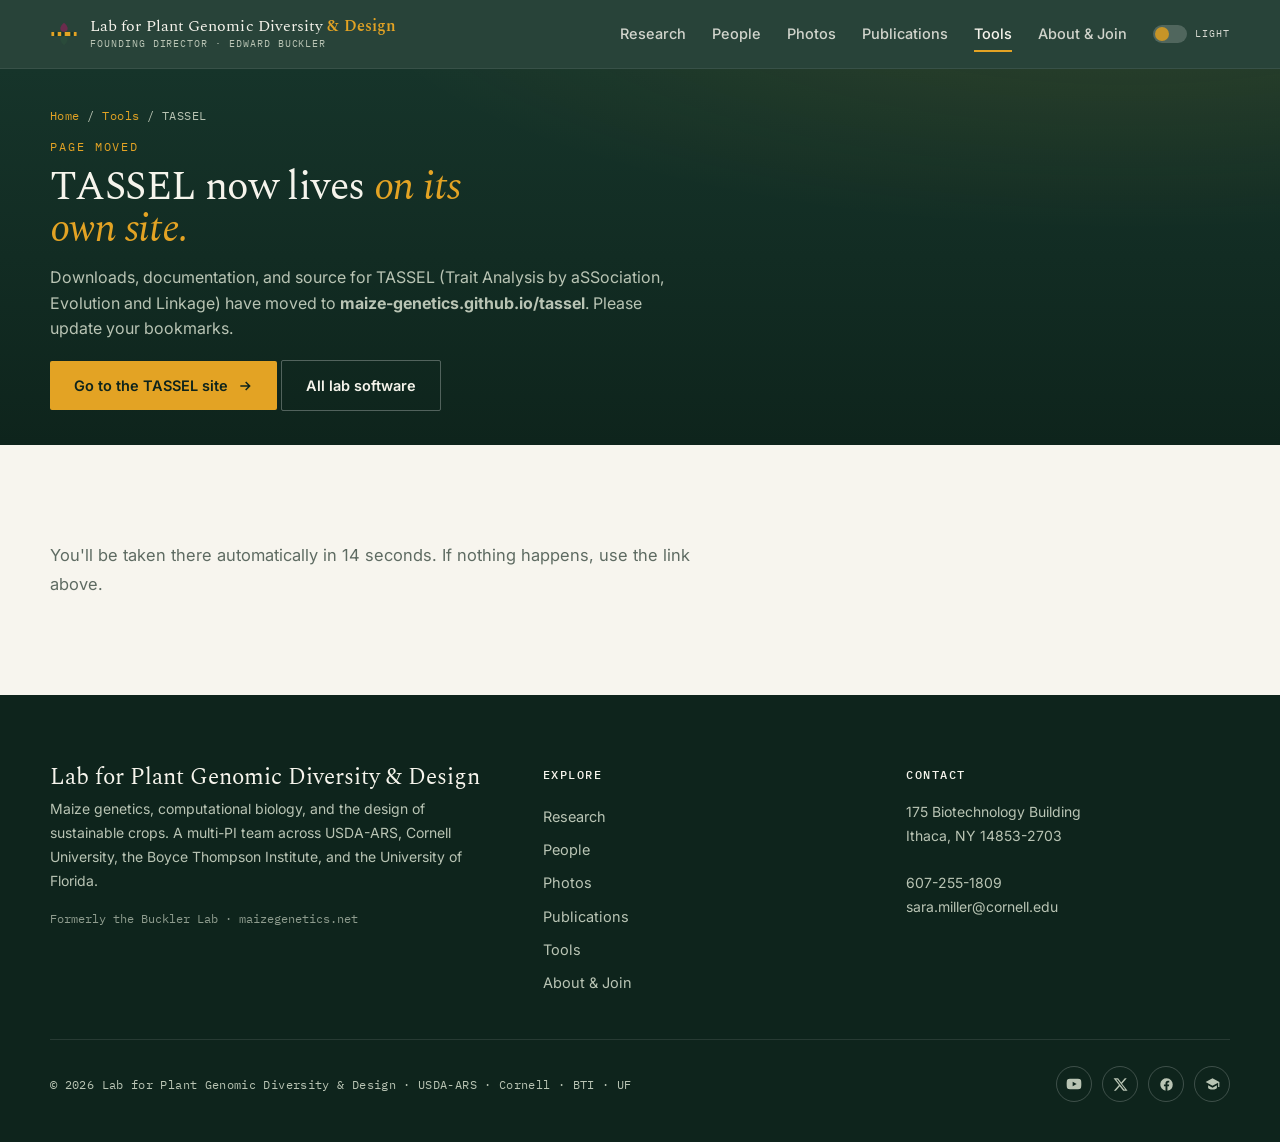
<file: tassel.html>
<!DOCTYPE html>
<html lang="en">
<head>
  <meta charset="utf-8">
  <meta http-equiv="X-UA-Compatible" content="IE=edge">
  <meta name="viewport" content="width=device-width, initial-scale=1">
  <title>TASSEL has moved · Lab for Plant Genomic Diversity &amp; Design</title>
  <meta name="description" content="The TASSEL page has moved to maize-genetics.github.io/tassel — downloads, documentation, and source now live there.">
  <meta name="robots" content="noindex">
  <link rel="canonical" href="https://maize-genetics.github.io/tassel/">
  <meta http-equiv="refresh" content="5;url=https://maize-genetics.github.io/tassel/">
  <link rel="icon" href="favicon.ico" sizes="any">
  <link rel="icon" href="favicon.svg" type="image/svg+xml">
  <link rel="apple-touch-icon" href="apple-touch-icon.png">
  <link rel="preconnect" href="https://fonts.googleapis.com">
  <link rel="preconnect" href="https://fonts.gstatic.com" crossorigin>
  <link href="https://fonts.googleapis.com/css2?family=Spectral:ital,wght@0,300;0,400;0,500;0,600;1,400&family=Inter:wght@400;500;600&family=IBM+Plex+Mono:wght@400;500&display=swap" rel="stylesheet">
  <link href="css/lab-base.css" rel="stylesheet">
  <link href="css/lab-pages.css" rel="stylesheet">
</head>
<body data-page="tools">

  <div id="site-nav"></div>

  <header class="page-hero">
    <div class="wrap">
      <p class="crumbs"><a href="./">Home</a> / <a href="tools">Tools</a> / TASSEL</p>
      <span class="eyebrow">Page moved</span>
      <h1>TASSEL now lives <em>on its own site.</em></h1>
      <p class="lede">Downloads, documentation, and source for TASSEL (Trait Analysis by aSSociation, Evolution and Linkage) have moved to <b>maize-genetics.github.io/tassel</b>. Please update your bookmarks.</p>
      <div class="hero-cta">
        <a class="btn btn-primary" href="https://maize-genetics.github.io/tassel/">Go to the TASSEL site
          <svg width="16" height="16" viewBox="0 0 24 24" fill="none" stroke="currentColor" stroke-width="2.2"><path d="M5 12h14M13 6l6 6-6 6"/></svg>
        </a>
        <a class="btn btn-ghost" href="tools">All lab software</a>
      </div>
    </div>
  </header>

  <section class="section">
    <div class="wrap">
      <p class="lead-copy">You'll be taken there automatically in <span id="countdown">15</span> seconds. If nothing happens, use the <a href="https://maize-genetics.github.io/tassel/">link above</a>.</p>
    </div>
  </section>

  <footer id="site-footer"></footer>
  <script src="js/lab-global.js"></script>
  <script>
  (function () {
    var dest = "https://maize-genetics.github.io/tassel/";
    var left = 15;
    var el = document.getElementById("countdown");
    var timer = setInterval(function () {
      left -= 1;
      if (el) el.textContent = left > 0 ? left : 0;
      if (left <= 0) {
        clearInterval(timer);
        location.replace(dest);
      }
    }, 1000);
  })();
  </script>
</body>
</html>
</file>
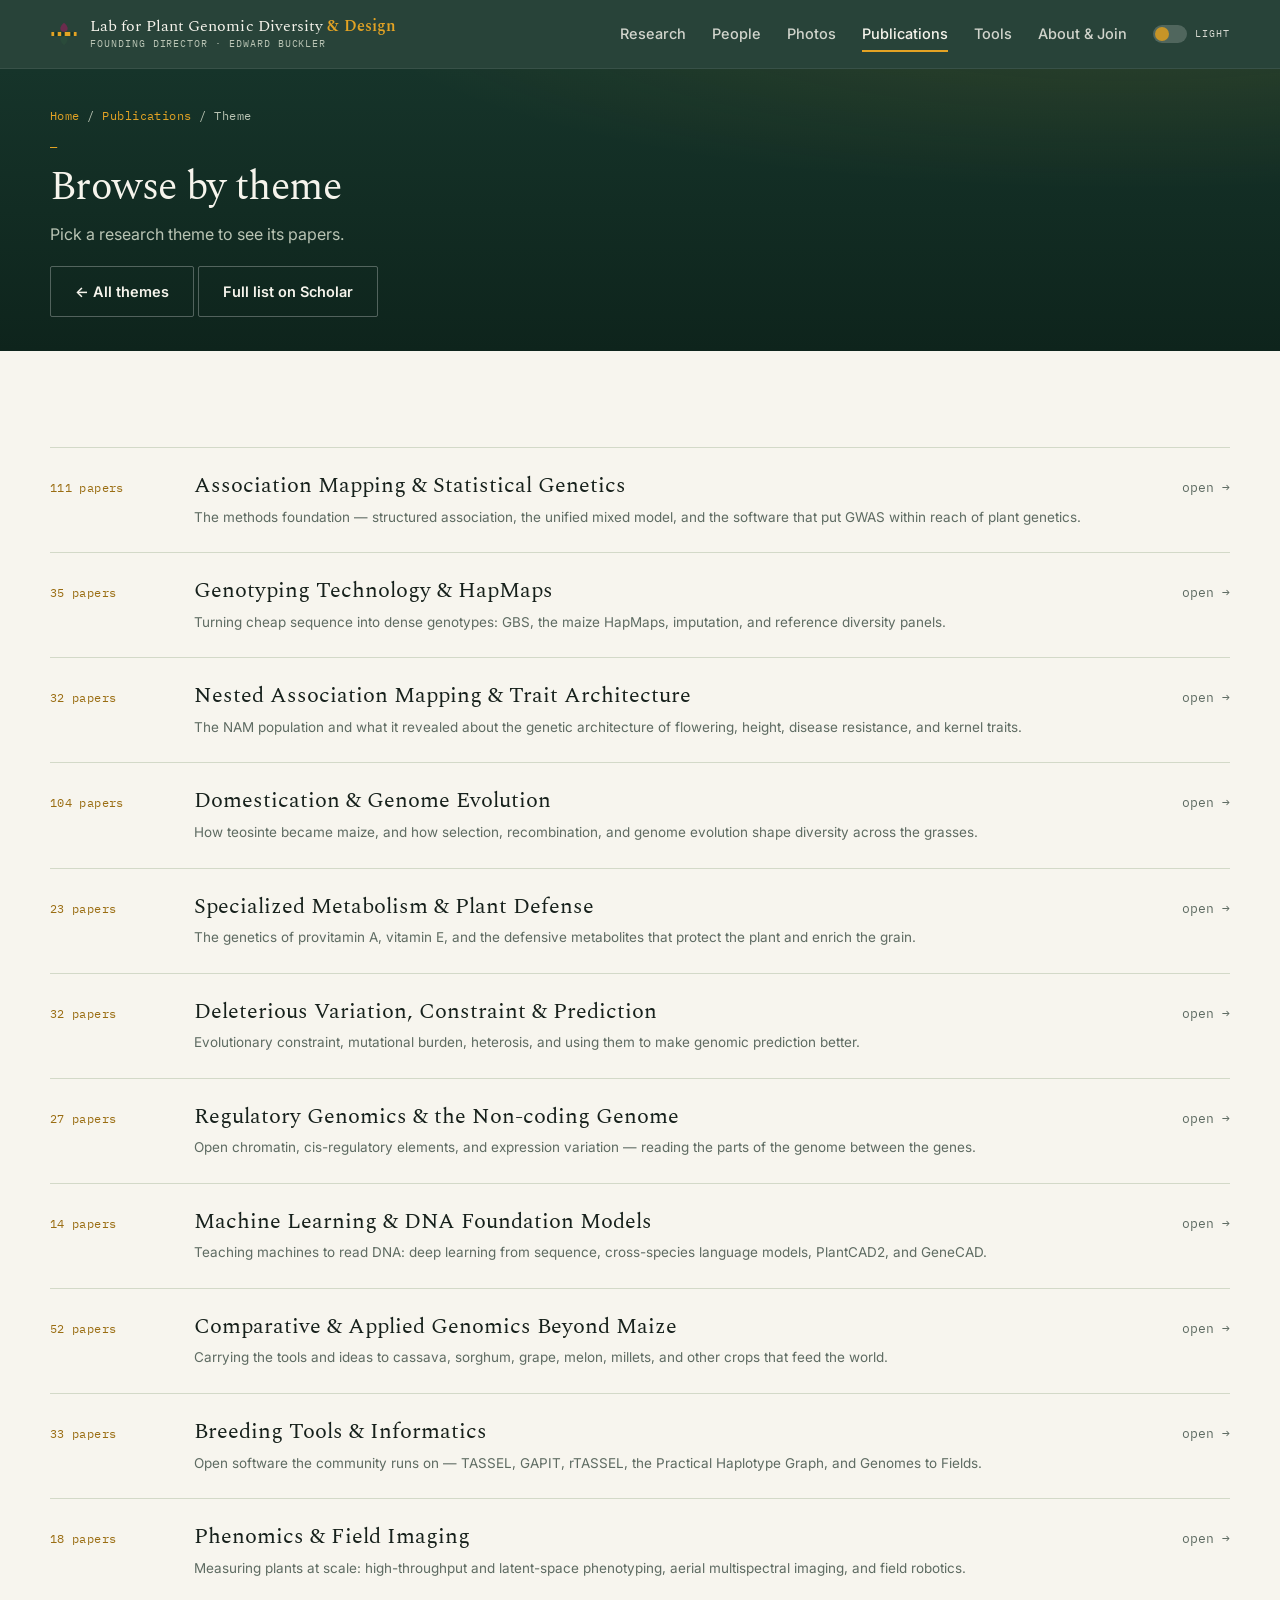
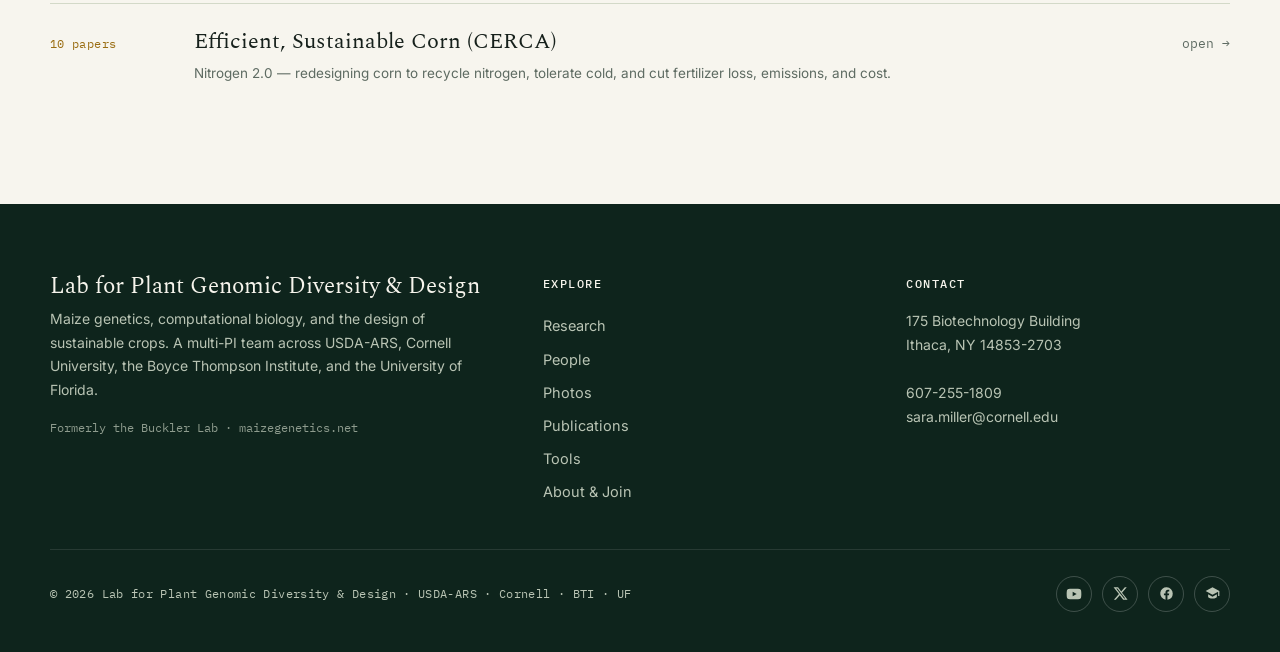
<file: theme.html>
<!DOCTYPE html>
<html lang="en">
<head>
  <meta charset="utf-8">
  <meta http-equiv="X-UA-Compatible" content="IE=edge">
  <meta name="viewport" content="width=device-width, initial-scale=1">
  <title>Research theme · Lab for Plant Genomic Diversity &amp; Design</title>
  <meta name="description" content="Papers from the Lab for Plant Genomic Diversity & Design, grouped by research theme.">
  <meta name="robots" content="noindex, follow">
  <link rel="canonical" href="https://www.maizegenetics.net/theme">
  <link rel="icon" href="favicon.ico" sizes="any">
  <link rel="icon" href="favicon.svg" type="image/svg+xml">
  <link rel="apple-touch-icon" href="apple-touch-icon.png">
  <link rel="preconnect" href="https://fonts.googleapis.com">
  <link rel="preconnect" href="https://fonts.gstatic.com" crossorigin>
  <link href="https://fonts.googleapis.com/css2?family=Spectral:ital,wght@0,300;0,400;0,500;0,600;1,400&family=Inter:wght@400;500;600&family=IBM+Plex+Mono:wght@400;500&display=swap" rel="stylesheet">
  <link href="css/lab-base.css" rel="stylesheet">
  <link href="css/lab-pages.css" rel="stylesheet">
</head>
<body data-page="publications">

  <div id="site-nav"></div>

  <header class="page-hero">
    <div class="wrap">
      <p class="crumbs"><a href="./">Home</a> / <a href="publications">Publications</a> / Theme</p>
      <span class="eyebrow"><span id="themeCount">—</span></span>
      <h1 id="themeTitle">Browse by theme</h1>
      <p class="lede" id="themeBlurb">Loading…</p>
      <div class="hero-cta">
        <a class="btn btn-ghost" href="publications">← All themes</a>
        <a class="btn btn-ghost" href="https://scholar.google.com/citations?user=M7O1p6oAAAAJ&hl=en" target="_blank" rel="noopener">Full list on Scholar</a>
      </div>
    </div>
  </header>

  <section class="section">
    <div class="wrap">
      <div id="themeList"></div>
    </div>
  </section>

  <footer id="site-footer"></footer>
  <script src="js/lab-global.js"></script>
  <script src="js/publications-data.js"></script>
  <script src="js/lab-archive.js"></script>
</body>
</html>
</file>
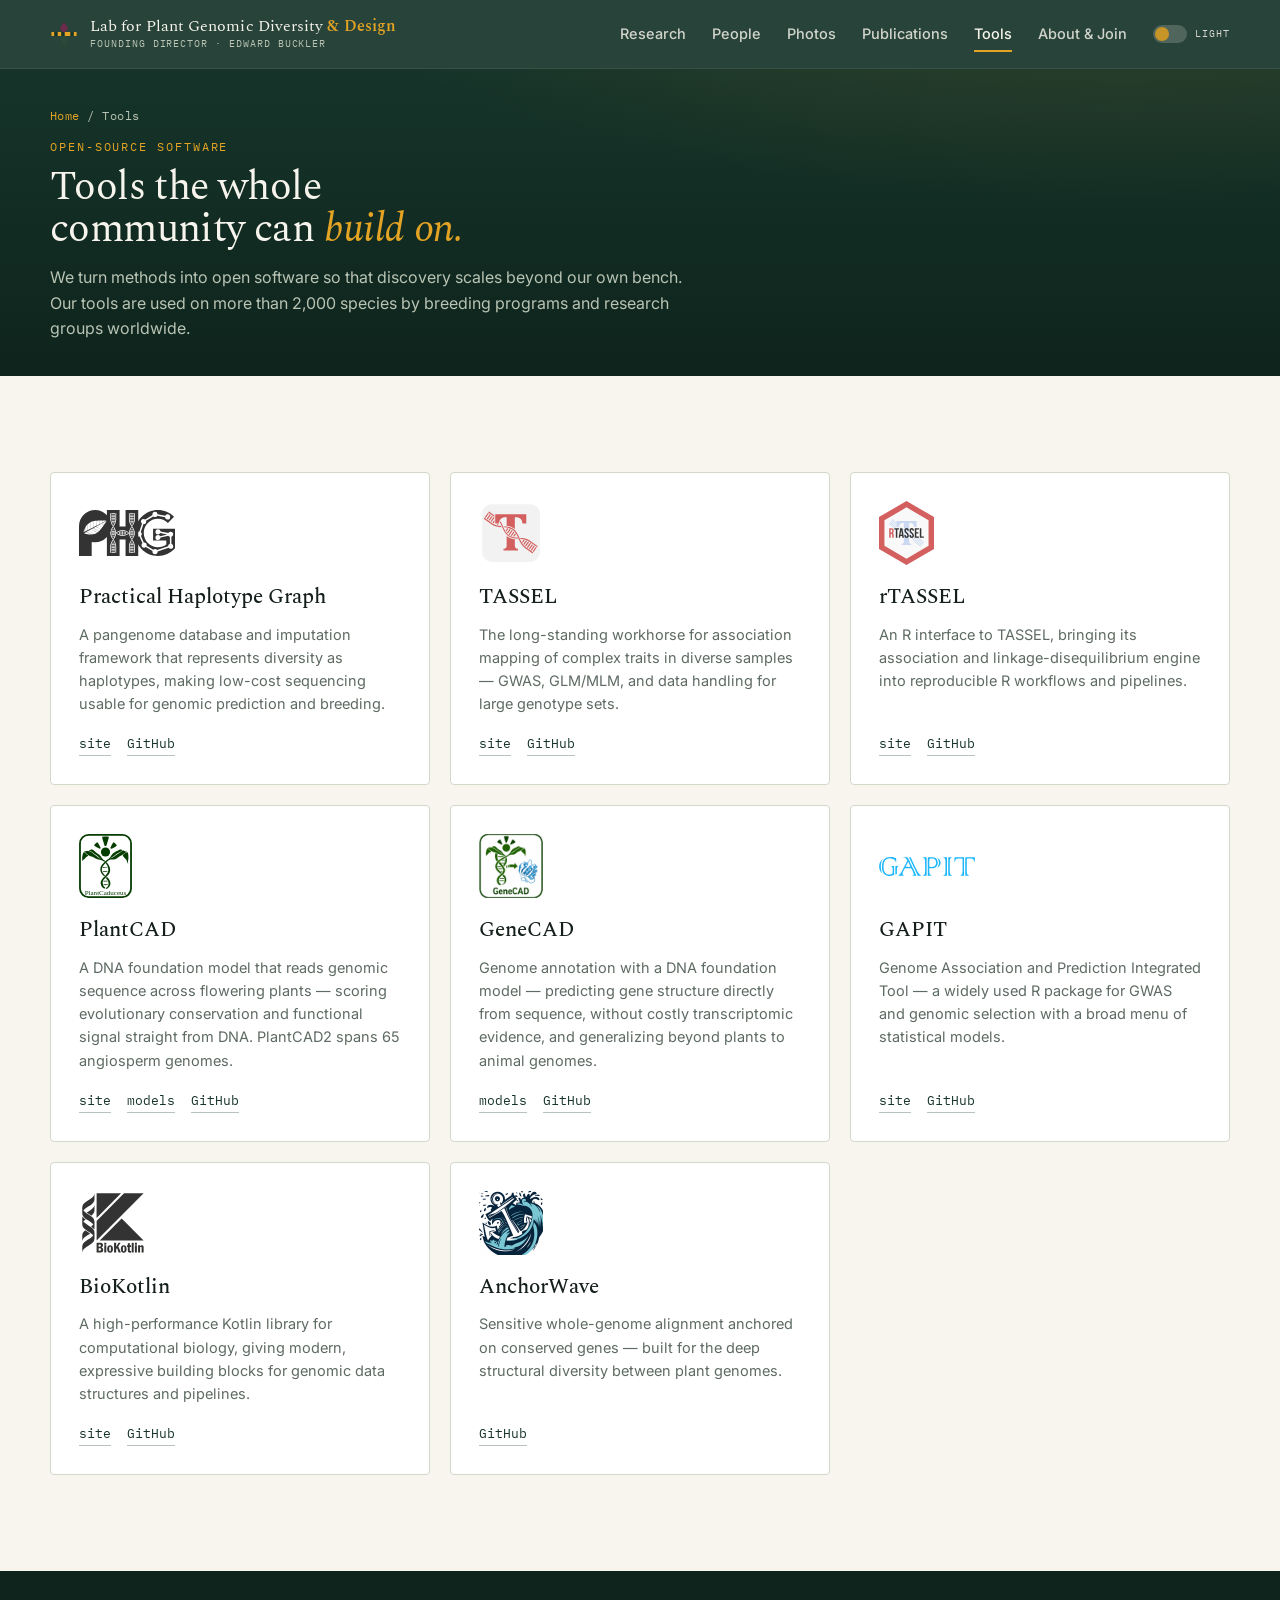
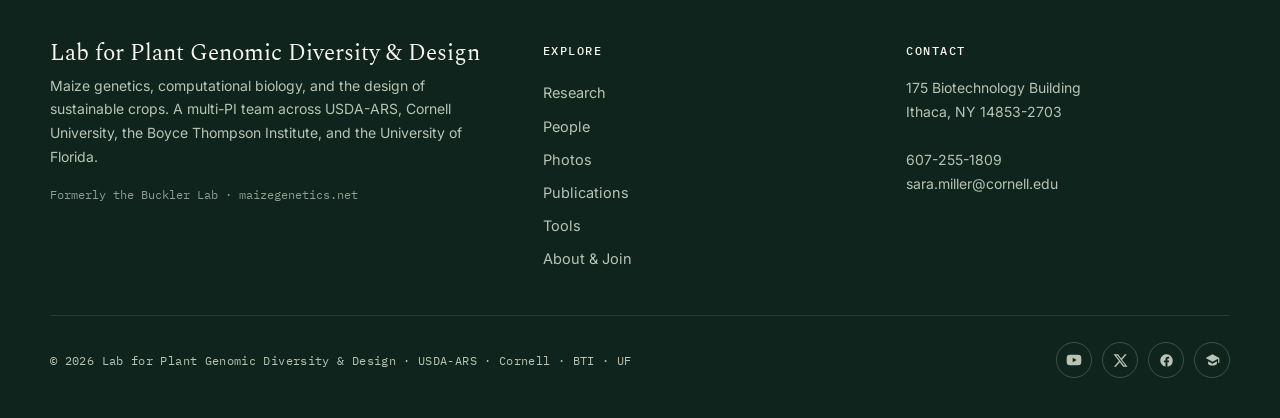
<file: tools.html>
<!DOCTYPE html>
<html lang="en">
<head>
  <meta charset="utf-8">
  <meta http-equiv="X-UA-Compatible" content="IE=edge">
  <meta name="viewport" content="width=device-width, initial-scale=1">
  <title>Tools &amp; Software · Lab for Plant Genomic Diversity &amp; Design</title>
  <meta name="description" content="Open-source tools from the lab: the Practical Haplotype Graph, TASSEL, rTASSEL, PlantCAD, GAPIT, BioKotlin, and AnchorWave.">
  <link rel="canonical" href="https://www.maizegenetics.net/tools">
  <meta property="og:type" content="website">
  <meta property="og:site_name" content="Lab for Plant Genomic Diversity &amp; Design">
  <meta property="og:title" content="Tools &amp; Software · Lab for Plant Genomic Diversity &amp; Design">
  <meta property="og:description" content="Open-source tools from the lab: the Practical Haplotype Graph, TASSEL, rTASSEL, PlantCAD, GAPIT, BioKotlin, and AnchorWave.">
  <meta property="og:url" content="https://www.maizegenetics.net/tools">
  <meta property="og:image" content="https://www.maizegenetics.net/images/hero-maize.jpg">
  <meta name="twitter:card" content="summary_large_image">
  <link rel="icon" href="favicon.ico" sizes="any">
  <link rel="icon" href="favicon.svg" type="image/svg+xml">
  <link rel="apple-touch-icon" href="apple-touch-icon.png">
  <link rel="preconnect" href="https://fonts.googleapis.com">
  <link rel="preconnect" href="https://fonts.gstatic.com" crossorigin>
  <link href="https://fonts.googleapis.com/css2?family=Spectral:ital,wght@0,300;0,400;0,500;0,600;1,400&family=Inter:wght@400;500;600&family=IBM+Plex+Mono:wght@400;500&display=swap" rel="stylesheet">
  <link href="css/lab-base.css" rel="stylesheet">
  <link href="css/lab-pages.css" rel="stylesheet">
</head>
<body data-page="tools">

  <div id="site-nav"></div>

  <header class="page-hero">
    <div class="wrap">
      <p class="crumbs"><a href="./">Home</a> / Tools</p>
      <span class="eyebrow">Open-source software</span>
      <h1>Tools the whole community can <em>build on.</em></h1>
      <p class="lede">We turn methods into open software so that discovery scales beyond our own bench. Our tools are used on more than 2,000 species by breeding programs and research groups worldwide.</p>
    </div>
  </header>

  <section class="section">
    <div class="wrap">
      <div class="tool-grid reveal">

        <div class="tool-card" id="phg">
          <div class="icon logo"><img src="images/tools/svg/phg.svg" alt="PHG"><img class="logo-light" src="images/tools/svg/phg_light.svg" alt="PHG"></div>
          <h3>Practical Haplotype Graph</h3>
          <p>A pangenome database and imputation framework that represents diversity as haplotypes, making low-cost sequencing usable for genomic prediction and breeding.</p>
          <div class="tlinks">
            <a href="https://phg.maizegenetics.net/" target="_blank" rel="noopener">site</a>
            <a href="https://github.com/maize-genetics/phg_v2" target="_blank" rel="noopener">GitHub</a>
          </div>
        </div>

        <div class="tool-card" id="tassel">
          <div class="icon logo"><img src="images/tools/svg/tassel.svg" alt="TASSEL"></div>
          <h3>TASSEL</h3>
          <p>The long-standing workhorse for association mapping of complex traits in diverse samples — GWAS, GLM/MLM, and data handling for large genotype sets.</p>
          <div class="tlinks">
            <a href="https://maize-genetics.github.io/tassel" target="_blank" rel="noopener">site</a>
            <a href="https://github.com/maize-genetics/tassel/" target="_blank" rel="noopener">GitHub</a>
          </div>
        </div>

        <div class="tool-card" id="rtassel">
          <div class="icon logo"><img src="images/tools/svg/rtassel.svg" alt="rTASSEL"></div>
          <h3>rTASSEL</h3>
          <p>An R interface to TASSEL, bringing its association and linkage-disequilibrium engine into reproducible R workflows and pipelines.</p>
          <div class="tlinks">
            <a href="https://rtassel.maizegenetics.net/" target="_blank" rel="noopener">site</a>
            <a href="https://github.com/maize-genetics/rTASSEL" target="_blank" rel="noopener">GitHub</a>
          </div>
        </div>

        <div class="tool-card" id="plantcad">
          <div class="icon logo"><img src="images/tools/svg/plantcad.svg" alt="PlantCAD"><img class="logo-light" src="images/tools/svg/plantcad_light.svg" alt="PlantCAD"></div>
          <h3>PlantCAD</h3>
          <p>A DNA foundation model that reads genomic sequence across flowering plants — scoring evolutionary conservation and functional signal straight from DNA. PlantCAD2 spans 65 angiosperm genomes.</p>
          <div class="tlinks">
            <a href="https://plantcad.github.io/" target="_blank" rel="noopener">site</a>
            <a href="https://github.com/plantcad/plantcad#model-summary" target="_blank" rel="noopener">models</a>
            <a href="https://github.com/plantcad/plantcad" target="_blank" rel="noopener">GitHub</a>
          </div>
        </div>

        <div class="tool-card" id="genecad">
          <div class="icon logo"><img src="images/GeneCAD.png" alt="GeneCAD"></div>
          <h3>GeneCAD</h3>
          <p>Genome annotation with a DNA foundation model — predicting gene structure directly from sequence, without costly transcriptomic evidence, and generalizing beyond plants to animal genomes.</p>
          <div class="tlinks">
            <a href="https://github.com/plantcad/genecad#available-models" target="_blank" rel="noopener">models</a>
            <a href="https://github.com/plantcad/genecad" target="_blank" rel="noopener">GitHub</a>
          </div>
        </div>

        <div class="tool-card" id="gapit">
          <div class="icon logo"><img src="images/tools/svg/gapit.svg" alt="GAPIT"><img class="logo-light" src="images/tools/svg/gapit_light.svg" alt="GAPIT"></div>
          <h3>GAPIT</h3>
          <p>Genome Association and Prediction Integrated Tool — a widely used R package for GWAS and genomic selection with a broad menu of statistical models.</p>
          <div class="tlinks">
            <a href="https://zzlab.net/GAPIT/" target="_blank" rel="noopener">site</a>
            <a href="https://github.com/jiabowang/GAPIT" target="_blank" rel="noopener">GitHub</a>
          </div>
        </div>

        <div class="tool-card" id="biokotlin">
          <div class="icon logo"><img src="images/tools/svg/biokotlin.svg" alt="BioKotlin"><img class="logo-light" src="images/tools/svg/biokotlin_light.svg" alt="BioKotlin"></div>
          <h3>BioKotlin</h3>
          <p>A high-performance Kotlin library for computational biology, giving modern, expressive building blocks for genomic data structures and pipelines.</p>
          <div class="tlinks">
            <a href="https://www.biokotlin.org/" target="_blank" rel="noopener">site</a>
            <a href="https://github.com/maize-genetics/BioKotlin" target="_blank" rel="noopener">GitHub</a>
          </div>
        </div>

        <div class="tool-card" id="anchorwave">
          <div class="icon logo"><img src="images/logo-anchorwave.jpg" alt="AnchorWave"></div>
          <h3>AnchorWave</h3>
          <p>Sensitive whole-genome alignment anchored on conserved genes — built for the deep structural diversity between plant genomes.</p>
          <div class="tlinks">
            <a href="https://github.com/baoxingsong/AnchorWave" target="_blank" rel="noopener">GitHub</a>
          </div>
        </div>

      </div>
    </div>
  </section>

  <footer id="site-footer"></footer>
  <script src="js/lab-global.js"></script>
</body>
</html>
</file>
<file: css/lab-base.css>
/* ============================================================
   Lab for Plant Genomic Diversity & Design — base styles
   Tokens, theming (light/dark), layout, nav, shared elements.
   No build step; plain CSS. Sibling to the CERCA landing repo.
   ============================================================ */

:root{
  /* brand palette */
  --gold:#E3A324;          /* kernel gold — primary accent */
  --gold-soft:#F0B23A;
  --green:#2A5C43;         /* mid leaf */
  --forest:#16342A;        /* deep canopy — always-dark bands */
  --forest-2:#0E241C;      /* darker */
  --anthocyanin:#6B2C4D;   /* maize pigment — secondary accent */

  /* light theme surfaces + text */
  --bg:#F7F5EE;            /* warm paper */
  --band:#F7F5EE;          /* light band (research, join) */
  --band-alt:#E7EADF;      /* muted sage band (institutions, news) */
  --surface:#ffffff;
  --line:#D3D9C8;
  --text-main:#16201B;
  --text-soft:#5E6B62;
  --on-dark:#F6F4EC;       /* text on deep-green bands */
  --on-dark-soft:#B9C4B4;

  /* structure */
  --max:1180px;
  --nav-h:68px;
  --section-nav-h:46px;
  --radius-lg:6px;
  --radius-md:4px;
  --radius-sm:2px;
  --shadow-soft:0 14px 34px rgba(22,52,42,.10);
}

body.theme-dark{
  --bg:#0E1F18;
  --band:#12241C;
  --band-alt:#0C1B15;
  --surface:#15291F;
  --line:rgba(246,244,236,.12);
  --text-main:#F3F1E6;
  --text-soft:rgba(243,241,230,.72);
}

*{box-sizing:border-box;margin:0;padding:0}
html{
  scroll-behavior:smooth;
  scroll-padding-top:calc(var(--nav-h) + var(--section-nav-h) + 12px);
}
body{
  font-family:"Inter",ui-sans-serif,system-ui,-apple-system,"Segoe UI",sans-serif;
  background:var(--bg);
  color:var(--text-main);
  line-height:1.6;
  -webkit-font-smoothing:antialiased;
  overflow-x:hidden;
  transition:background .35s ease,color .35s ease;
}
h1,h2,h3,h4{font-family:"Spectral",Georgia,serif;font-weight:400}
.mono{font-family:"IBM Plex Mono",monospace}
a{color:inherit;text-decoration:none}
img{max-width:100%;display:block}
button{font:inherit;cursor:pointer}
.container,.wrap{width:min(calc(100% - 44px),var(--max));margin:0 auto}
.section{padding:96px 0;position:relative}
.eyebrow{font-family:"IBM Plex Mono",monospace;font-size:12px;letter-spacing:.16em;text-transform:uppercase;color:var(--gold)}
.sec-num{font-family:"IBM Plex Mono",monospace;font-size:12px;color:var(--gold);letter-spacing:.16em;display:block;margin-bottom:14px}

/* ---------- primary nav ---------- */
.nav-wrap{
  position:sticky;top:0;z-index:60;
  background:rgba(22,52,42,.92);
  backdrop-filter:blur(8px);
  border-bottom:1px solid rgba(255,255,255,.08);
}
body.theme-dark .nav-wrap{background:rgba(7,19,14,.92)}
.nav{display:flex;align-items:center;justify-content:space-between;height:var(--nav-h)}
.brand{display:flex;align-items:center;gap:12px;color:var(--on-dark)}
.brand .mark{width:28px;height:28px;flex:none}
.brand .wordmark{display:flex;flex-direction:column;line-height:1.05}
.brand .name{font-family:"Spectral",serif;font-size:15.5px;letter-spacing:.005em;white-space:nowrap}
.brand .name b{font-weight:600;color:var(--gold)}
.brand .byline{font-family:"IBM Plex Mono",monospace;font-size:9.5px;letter-spacing:.1em;text-transform:uppercase;color:var(--on-dark-soft);margin-top:4px}
.nav-right{display:flex;align-items:center;gap:26px}
.nav-links{display:flex;gap:26px}
.nav-links a{color:var(--on-dark);font-size:14.5px;font-weight:500;opacity:.82;padding:6px 0;position:relative;transition:opacity .2s}
.nav-links a::after{content:"";position:absolute;left:0;bottom:0;height:1.5px;width:0;background:var(--gold);transition:width .25s ease}
.nav-links a:hover{opacity:1}
.nav-links a:hover::after{width:100%}
.nav-links a[aria-current="page"]{opacity:1}
.nav-links a[aria-current="page"]::after{width:100%}
.theme-toggle{display:flex;align-items:center;gap:8px;background:none;border:0;color:var(--on-dark);opacity:.85}
.theme-toggle:hover{opacity:1}
.theme-toggle .track{width:34px;height:18px;border-radius:20px;background:rgba(255,255,255,.22);position:relative;transition:background .2s}
.theme-toggle .thumb{position:absolute;top:2px;left:2px;width:14px;height:14px;border-radius:50%;background:var(--gold);transition:transform .2s}
body.theme-dark .theme-toggle .thumb{transform:translateX(16px)}
.theme-toggle .lbl{font-family:"IBM Plex Mono",monospace;font-size:10px;letter-spacing:.1em;text-transform:uppercase}
.mobile-toggle{display:none;background:none;border:0;color:var(--on-dark);font-family:"IBM Plex Mono",monospace;font-size:12px;letter-spacing:.1em;text-transform:uppercase}

/* ---------- section (scroll-spy) nav ---------- */
.section-nav{
  position:sticky;top:var(--nav-h);z-index:55;
  background:color-mix(in srgb,var(--bg) 82%,transparent);
  backdrop-filter:blur(8px);
  border-bottom:1px solid var(--line);
}
.section-nav-inner{display:flex;justify-content:center;height:var(--section-nav-h);align-items:center;gap:6px;overflow-x:auto}
.section-link{font-family:"IBM Plex Mono",monospace;font-size:11.5px;letter-spacing:.06em;text-transform:uppercase;color:var(--text-soft);padding:6px 12px;border-radius:20px;white-space:nowrap;transition:background .2s,color .2s}
.section-link:hover{color:var(--text-main)}
.section-link.active{background:rgba(227,163,36,.16);color:var(--text-main)}

/* ---------- floating dot indicator ---------- */
.floating-indicator{position:fixed;right:22px;top:50%;transform:translateY(-50%);z-index:40;display:flex;flex-direction:column;gap:12px}
.floating-dot{width:9px;height:9px;border-radius:50%;background:var(--line);border:1px solid transparent;transition:background .2s,transform .2s}
.floating-dot:hover{transform:scale(1.3)}
.floating-dot.active{background:var(--gold);transform:scale(1.25)}

/* ---------- buttons ---------- */
.btn{display:inline-flex;align-items:center;gap:9px;padding:13px 24px;border-radius:var(--radius-sm);font-weight:600;font-size:14.5px;transition:transform .18s ease,background .18s ease}
.btn-primary{background:var(--gold);color:var(--forest-2)}
.btn-primary:hover{transform:translateY(-2px);background:var(--gold-soft)}
.btn-ghost{border:1px solid rgba(255,255,255,.28);color:var(--on-dark)}
.btn-ghost:hover{border-color:var(--gold);color:var(--gold)}
.btn-outline-dark{border:1px solid var(--forest);color:var(--forest)}
body.theme-dark .btn-outline-dark{border-color:var(--gold);color:var(--gold)}
.btn-outline-dark:hover{background:var(--forest);color:var(--on-dark);transform:translateY(-2px)}
body.theme-dark .btn-outline-dark:hover{background:var(--gold);color:var(--forest-2)}

/* ---------- section headings ---------- */
.sec-head{display:flex;align-items:flex-end;justify-content:space-between;gap:24px;margin-bottom:48px;flex-wrap:wrap}
.sec-head h2{font-size:clamp(28px,3.6vw,42px);line-height:1.08;letter-spacing:-.01em;max-width:16ch}
.sec-head p{color:var(--text-soft);max-width:40ch;font-size:15.5px}

/* ---------- footer ---------- */
footer{background:var(--forest-2);color:var(--on-dark-soft);padding:70px 0 40px}
.foot-grid{display:grid;grid-template-columns:1.4fr 1fr 1fr;gap:40px;padding-bottom:40px;border-bottom:1px solid rgba(255,255,255,.1)}
.foot-grid h4{font-family:"IBM Plex Mono",monospace;font-size:12px;letter-spacing:.12em;text-transform:uppercase;color:var(--on-dark);margin-bottom:16px;font-weight:500}
.foot-brand .name{font-family:"Spectral",serif;font-size:23px;color:var(--on-dark);margin-bottom:6px;line-height:1.15}
.foot-brand .fd{font-family:"IBM Plex Mono",monospace;font-size:11px;letter-spacing:.08em;text-transform:uppercase;color:var(--gold);margin-bottom:16px}
.foot-brand .heritage{font-family:"IBM Plex Mono",monospace;font-size:11.5px;color:var(--on-dark-soft);margin-top:16px;opacity:.75}
.foot-grid a{display:block;color:var(--on-dark-soft);font-size:14.5px;padding:5px 0;transition:color .2s}
.foot-grid a:hover{color:var(--gold)}
.foot-grid p{font-size:14px;line-height:1.7}
.foot-bottom{display:flex;justify-content:space-between;align-items:center;padding-top:26px;flex-wrap:wrap;gap:14px}
.foot-bottom p{font-family:"IBM Plex Mono",monospace;font-size:12px;letter-spacing:.03em}
.foot-social{display:flex;gap:10px}
.foot-social a{width:36px;height:36px;border:1px solid rgba(255,255,255,.2);border-radius:50%;display:flex;align-items:center;justify-content:center;color:var(--on-dark-soft);transition:all .2s}
.foot-social a:hover{border-color:var(--gold);color:var(--gold)}

/* ---------- reveal ---------- */
.reveal{opacity:0;transform:translateY(22px);transition:opacity .7s ease,transform .7s ease}
.reveal.in{opacity:1;transform:none}

/* ---------- responsive ---------- */
@media(max-width:860px){
  .nav-links{display:none}
  .mobile-toggle{display:block}
  .nav-links.open{display:flex;position:absolute;top:var(--nav-h);left:0;right:0;flex-direction:column;background:var(--forest-2);padding:18px 22px;gap:14px}
  .brand .name{font-size:13px}
  .brand .byline{display:none}
  .floating-indicator{display:none}
  .section{padding:70px 0}
  .foot-grid{grid-template-columns:1fr;gap:30px}
}
@media(prefers-reduced-motion:reduce){
  .reveal{opacity:1;transform:none;transition:none}
  *{scroll-behavior:auto}
  .drift{animation:none!important}
}
</file>
<file: css/lab-home.css>
/* ============================================================
   Lab landing — section styles (hero, research, institutions,
   papers, tools, news, join). Uses tokens from lab-base.css.
   ============================================================ */

/* ---------- genome-track motif ---------- */
.track{height:34px;width:100%;display:block}

/* ---------- hero ---------- */
.hero{
  background:
    radial-gradient(120% 90% at 85% -10%, rgba(227,163,36,.10), transparent 55%),
    linear-gradient(180deg,var(--forest) 0%, var(--forest-2) 100%);
  color:var(--on-dark);position:relative;overflow:hidden;padding:88px 0 0;
}
/* home hero with maize photo layered under the forest gradient */
.hero-photo{
  background:
    linear-gradient(180deg, rgba(14,36,28,.82) 0%, rgba(14,36,28,.90) 60%, var(--forest-2) 100%),
    radial-gradient(120% 90% at 85% -10%, rgba(227,163,36,.14), transparent 55%),
    url('../images/hero-maize.jpg');
  background-size:cover,cover,cover;
  background-position:center,center,center 30%;
}
.hero .wrap{position:relative;z-index:2}
.hero .eyebrow{display:block;margin-bottom:26px}
.hero h1{font-size:clamp(38px,6vw,74px);line-height:1.03;letter-spacing:-.015em;max-width:15ch;font-weight:400}
.hero h1 em{font-style:italic;color:var(--gold)}
.hero .lede{margin-top:28px;max-width:52ch;font-size:clamp(16px,1.6vw,19px);color:var(--on-dark-soft);line-height:1.7}
.hero-cta{display:flex;gap:16px;margin-top:40px;flex-wrap:wrap}
.statline{display:flex;gap:36px;flex-wrap:wrap;margin-top:56px;padding:22px 0 0;border-top:1px solid rgba(255,255,255,.12);font-family:"IBM Plex Mono",monospace}
.statline div{font-size:13px;color:var(--on-dark-soft);letter-spacing:.02em}
.statline b{display:block;font-size:26px;color:var(--on-dark);font-weight:500;font-family:"Spectral",serif;margin-bottom:2px}
.hero-track{margin-top:60px}

/* ---------- research ---------- */
.research{background:var(--band)}
.cards{display:grid;grid-template-columns:repeat(2,1fr);gap:2px;background:var(--line);border:1px solid var(--line)}
.card{display:block;background:var(--surface);padding:38px 34px;position:relative;transition:background .25s ease,transform .25s ease;color:inherit}
.card:hover{background:var(--surface)}
.card .k{font-family:"IBM Plex Mono",monospace;font-size:12px;color:var(--anthocyanin);letter-spacing:.1em}
.card h3{font-size:24px;margin:14px 0 12px;line-height:1.15;font-weight:500;transition:color .2s ease}
.card:hover h3{color:var(--anthocyanin)}
body.theme-dark .card:hover h3{color:var(--gold)}
.card p{color:var(--text-soft);font-size:15px}
.card .tags{margin-top:20px;display:flex;gap:8px;flex-wrap:wrap}
.tag{font-family:"IBM Plex Mono",monospace;font-size:11px;letter-spacing:.04em;color:var(--green);background:var(--band-alt);padding:4px 9px;border-radius:var(--radius-sm)}
body.theme-dark .tag{color:var(--on-dark)}
.card .imgslot{height:150px;margin:-38px -34px 26px;position:relative;overflow:hidden;background:linear-gradient(135deg,var(--forest) 0%,var(--forest-2) 100%)}
.card .imgslot.has-img{background-size:cover;background-position:center;background-repeat:no-repeat}
.card .imgslot.has-img::after{content:"";position:absolute;inset:0;background:linear-gradient(180deg,transparent 40%,rgba(14,36,28,.35) 100%)}
.card:hover .imgslot.has-img{filter:saturate(1.05)}

/* ---------- institutions & leadership ---------- */
.inst{background:var(--band-alt)}
.inst-band{display:grid;grid-template-columns:repeat(4,1fr);gap:16px;margin-bottom:34px}
.inst-chip{background:var(--surface);border:1px solid var(--line);border-radius:var(--radius-md);padding:22px;position:relative;overflow:hidden}
.inst-chip .bar{position:absolute;top:0;left:0;right:0;height:4px;background:var(--forest)}
.inst-chip:nth-child(2) .bar{background:var(--gold)}
.inst-chip:nth-child(3) .bar{background:var(--anthocyanin)}
.inst-chip:nth-child(4) .bar{background:#2a6b57}
.inst-chip h3{font-size:18px;font-weight:500;line-height:1.14;margin-bottom:6px}
.inst-chip span{font-family:"IBM Plex Mono",monospace;font-size:10.5px;letter-spacing:.06em;color:var(--text-soft);text-transform:uppercase}
.labphoto{position:relative;border-radius:var(--radius-lg);overflow:hidden;background:var(--forest-2);margin-bottom:32px}
.labphoto img{width:100%;height:clamp(260px,42vw,460px);object-fit:cover;object-position:center 35%;display:block}
.labphoto .strip{position:absolute;left:0;right:0;bottom:0;height:6px;background:repeating-linear-gradient(90deg,var(--gold) 0 34px,transparent 34px 60px,var(--anthocyanin) 60px 120px,transparent 120px 150px)}
.inst-foot{display:flex;justify-content:center;margin-top:8px}
.leads-h{font-family:"IBM Plex Mono",monospace;font-size:12px;letter-spacing:.14em;text-transform:uppercase;color:var(--text-soft);margin-bottom:24px}
.leads{display:grid;grid-template-columns:repeat(5,1fr);gap:22px}
.lead-card .avatar{width:72px;height:72px;border-radius:50%;margin-bottom:16px;display:flex;align-items:center;justify-content:center;font-family:"Spectral",serif;font-size:23px;color:var(--on-dark);background:linear-gradient(135deg,#2a4a3a,var(--forest))}
.lead-card:nth-child(2) .avatar{background:linear-gradient(135deg,var(--gold),#a9761a);color:var(--forest-2)}
.lead-card:nth-child(3) .avatar{background:linear-gradient(135deg,var(--anthocyanin),#3d1a2c)}
.lead-card:nth-child(4) .avatar{background:linear-gradient(135deg,#2a6b57,#16342A)}
.lead-card:nth-child(5) .avatar{background:linear-gradient(135deg,#4a5c50,#2a3a30)}
.lead-card h4{font-family:"Spectral",serif;font-size:19px;font-weight:500;line-height:1.15;margin-bottom:5px}
.lead-card .r{font-family:"IBM Plex Mono",monospace;font-size:11px;color:var(--gold);letter-spacing:.02em;display:block;margin-bottom:3px}
body:not(.theme-dark) .lead-card .r{color:#9a6d12}
.lead-card .i{font-size:13px;color:var(--text-soft)}
.affil{margin-top:48px;background:var(--forest);color:var(--on-dark);border-radius:var(--radius-md);padding:30px 34px;display:flex;align-items:center;justify-content:space-between;gap:24px;flex-wrap:wrap;transition:background .22s ease}
.affil:hover{background:var(--forest-2)}
.affil .lbl{font-family:"IBM Plex Mono",monospace;font-size:11.5px;letter-spacing:.12em;text-transform:uppercase;color:var(--gold)}
.affil h3{font-size:22px;font-weight:500;color:var(--on-dark);margin:8px 0 4px}
.affil p{font-size:14px;color:var(--on-dark-soft);max-width:52ch}
.affil .go{display:inline-flex;align-items:center;gap:9px;white-space:nowrap;font-family:"IBM Plex Mono",monospace;font-size:14px;color:var(--gold);border:1px solid rgba(227,163,36,.4);padding:12px 20px;border-radius:var(--radius-sm);transition:background .2s,color .2s}
.affil .go:hover{background:var(--gold);color:var(--forest-2)}

/* ---------- featured papers ---------- */
.papers{background:var(--forest);color:var(--on-dark)}
.papers .sec-head h2{color:var(--on-dark)}
.papers .sec-head p{color:var(--on-dark-soft)}
.paper{display:grid;grid-template-columns:130px 1fr auto;gap:28px;align-items:baseline;padding:30px 0;border-top:1px solid rgba(255,255,255,.14);transition:padding-left .25s ease}
.paper:last-child{border-bottom:1px solid rgba(255,255,255,.14)}
.paper:hover{padding-left:12px}
.paper .venue{font-family:"IBM Plex Mono",monospace;font-size:12px;color:var(--gold);letter-spacing:.03em;line-height:1.5}
.paper h3{font-size:clamp(20px,2.3vw,27px);line-height:1.18;font-weight:400;color:var(--on-dark)}
.paper .authors{color:var(--on-dark-soft);font-size:13.5px;margin-top:9px}
.paper .authors b{color:var(--on-dark);font-weight:600}
.paper .go{font-family:"IBM Plex Mono",monospace;font-size:13px;color:var(--on-dark);white-space:nowrap;opacity:.75;transition:opacity .2s,color .2s}
.paper:hover .go{opacity:1;color:var(--gold)}
.papers-foot{margin-top:40px}
.papers-foot a{font-family:"IBM Plex Mono",monospace;font-size:14px;color:var(--gold);border-bottom:1px solid rgba(227,163,36,.4);padding-bottom:2px}

/* ---------- tools ---------- */
.tools{background:var(--forest-2);color:var(--on-dark);padding:54px 0}
.tools .wrap{display:flex;align-items:center;gap:40px;flex-wrap:wrap;justify-content:center}
.tools .lbl{font-family:"IBM Plex Mono",monospace;font-size:12px;letter-spacing:.16em;text-transform:uppercase;color:var(--on-dark-soft)}
.tools a{font-family:"Spectral",serif;font-size:22px;color:var(--on-dark);opacity:.85;transition:color .2s,opacity .2s}
.tools a:hover{color:var(--gold);opacity:1}

/* ---------- news ---------- */
.news{background:var(--band-alt)}
.news-grid{display:grid;grid-template-columns:repeat(3,1fr);gap:26px}
.item{background:var(--surface);border:1px solid var(--line);border-radius:3px;overflow:hidden;transition:transform .22s ease,box-shadow .22s ease}
.item:hover{transform:translateY(-4px);box-shadow:var(--shadow-soft)}
.item .thumb{height:170px;background:linear-gradient(135deg,#2a4a3a,var(--forest));background-size:cover;background-position:center}
.item .thumb.fig{background-color:#fbfaf4;background-size:contain;background-repeat:no-repeat;background-position:center;border-bottom:1px solid var(--line)}
.item .body{padding:22px 22px 26px}
.item .date{font-family:"IBM Plex Mono",monospace;font-size:11.5px;color:var(--anthocyanin);letter-spacing:.05em}
body.theme-dark .item .date{color:#c98bab}
.item h3{font-size:19px;margin:9px 0 8px;line-height:1.22;font-weight:500}
.item p{font-size:14px;color:var(--text-soft)}

/* ---------- join ---------- */
.join{background:var(--band)}
.join .wrap{display:grid;grid-template-columns:1.2fr 1fr;gap:60px;align-items:center}
.join h2{font-size:clamp(28px,3.6vw,44px);line-height:1.06;letter-spacing:-.01em}
.join h2 em{font-style:italic;color:var(--anthocyanin)}
body.theme-dark .join h2 em{color:#c98bab}
.join p{color:var(--text-soft);margin-top:20px;font-size:16px;max-width:46ch}
.join .panel{background:var(--forest);color:var(--on-dark);padding:40px;border-radius:var(--radius-md)}
.join .panel h3{color:var(--gold);font-family:"IBM Plex Mono",monospace;font-size:12px;letter-spacing:.14em;text-transform:uppercase;font-weight:500}
.join .panel ul{list-style:none;margin-top:18px}
.join .panel li{padding:13px 0;border-bottom:1px solid rgba(255,255,255,.12);font-size:15.5px;display:flex;justify-content:space-between;align-items:center}
.join .panel li:last-child{border-bottom:0}
.join .panel li span{color:var(--on-dark-soft);font-family:"IBM Plex Mono",monospace;font-size:12px}

@media(max-width:860px){
  .cards{grid-template-columns:1fr}
  .inst-band{grid-template-columns:repeat(2,1fr)}
  .leads{grid-template-columns:repeat(2,1fr);gap:28px 20px}
  .labphoto{min-height:220px}
  .news-grid{grid-template-columns:1fr}
  .join .wrap{grid-template-columns:1fr;gap:36px}
  .paper{grid-template-columns:1fr;gap:8px}
  .paper .go{display:none}
}
</file>
<file: css/lab-pages.css>
/* ============================================================
   Lab site — interior page styles (research, people,
   publications, tools, join). Uses tokens from lab-base.css.
   Home-only section styles live in lab-home.css.
   ============================================================ */

/* ---------- compact page hero ---------- */
.page-hero{
  background:
    radial-gradient(120% 140% at 88% -30%, rgba(227,163,36,.13), transparent 52%),
    linear-gradient(180deg,var(--forest) 0%, var(--forest-2) 100%);
  color:var(--on-dark);padding:38px 0 34px;position:relative;overflow:hidden;
}
.page-hero.has-photo{
  background:
    linear-gradient(180deg, rgba(14,36,28,.80) 0%, rgba(14,36,28,.92) 100%),
    var(--forest-2);
  background-size:cover;background-position:center 35%;
}
.page-hero .eyebrow{display:block;margin-bottom:10px}
.page-hero h1{font-size:clamp(26px,3.3vw,40px);line-height:1.07;letter-spacing:-.015em;max-width:22ch;font-weight:400}
.page-hero h1 em{font-style:italic;color:var(--gold)}
.page-hero .lede{margin-top:13px;max-width:64ch;font-size:clamp(14.5px,1.25vw,16px);color:var(--on-dark-soft);line-height:1.6}
.page-hero .crumbs{font-family:"IBM Plex Mono",monospace;font-size:11.5px;color:var(--on-dark-soft);margin-bottom:12px;letter-spacing:.04em}
.page-hero .crumbs a{color:var(--gold)}
.page-hero .hero-cta{margin-top:18px}

/* ---------- generic section intro ---------- */
.lead-copy{max-width:66ch;color:var(--text-soft);font-size:16.5px;line-height:1.75}
.lead-copy + .lead-copy{margin-top:16px}

/* ---------- research: alternating threads ---------- */
.thread{display:grid;grid-template-columns:1fr 1fr;gap:52px;align-items:center;padding:70px 0;border-top:1px solid var(--line)}
.thread:first-of-type{border-top:0}
.thread.reverse .thread-media{order:2}
.thread .sec-num{margin-bottom:12px}
.thread h2{font-size:clamp(26px,3vw,36px);line-height:1.1;letter-spacing:-.01em;font-weight:400;margin-bottom:16px}
.thread p{color:var(--text-soft);font-size:16px;line-height:1.75}
.thread p + p{margin-top:14px}
.thread-cta{margin-top:20px}
.thread-cta + .tags{margin-top:24px}
.thread .tags{margin-top:22px;display:flex;gap:8px;flex-wrap:wrap}
.thread .tag{font-family:"IBM Plex Mono",monospace;font-size:11px;letter-spacing:.04em;color:var(--green);background:var(--band-alt);padding:5px 10px;border-radius:var(--radius-sm)}
body.theme-dark .thread .tag{color:var(--on-dark)}

/* framed media: photo or white-background figure */
.thread-media{position:relative;border-radius:var(--radius-lg);overflow:hidden;box-shadow:var(--shadow-soft)}
.thread-media img{width:100%;display:block}
.thread-media.photo img{height:clamp(240px,32vw,380px);object-fit:cover}
.thread-media.figure{background:#fbfaf4;border:1px solid var(--line);padding:22px}
.thread-media.figure img{border-radius:2px}
.thread-media .cap{position:absolute;left:0;right:0;bottom:0;padding:12px 16px;font-family:"IBM Plex Mono",monospace;font-size:11px;letter-spacing:.03em;color:var(--on-dark);background:linear-gradient(transparent,rgba(14,36,28,.72))}
.thread-media.figure .cap{position:static;color:var(--text-soft);background:none;padding:14px 2px 0}

/* ---------- people ---------- */
.people-hero-photo{border-radius:var(--radius-lg);overflow:hidden;position:relative;box-shadow:var(--shadow-soft);margin-bottom:8px}
.people-hero-photo img{width:100%;height:clamp(280px,44vw,520px);object-fit:cover;object-position:center 30%;display:block}
.people-hero-photo .strip{position:absolute;left:0;right:0;bottom:0;height:6px;background:repeating-linear-gradient(90deg,var(--gold) 0 34px,transparent 34px 60px,var(--anthocyanin) 60px 120px,transparent 120px 150px)}

.subhead{font-family:"IBM Plex Mono",monospace;font-size:12px;letter-spacing:.14em;text-transform:uppercase;color:var(--text-soft);margin:0 0 24px}

.leads-grid{display:grid;grid-template-columns:repeat(5,1fr);gap:22px}
.lead-card .avatar{width:76px;height:76px;border-radius:50%;margin-bottom:16px;display:flex;align-items:center;justify-content:center;font-family:"Spectral",serif;font-size:24px;color:var(--on-dark);background:linear-gradient(135deg,#2a4a3a,var(--forest))}
.leads-grid .lead-card:nth-child(2) .avatar{background:linear-gradient(135deg,var(--gold),#a9761a);color:var(--forest-2)}
.leads-grid .lead-card:nth-child(3) .avatar{background:linear-gradient(135deg,var(--anthocyanin),#3d1a2c)}
.leads-grid .lead-card:nth-child(4) .avatar{background:linear-gradient(135deg,#2a6b57,#16342A)}
.leads-grid .lead-card:nth-child(5) .avatar{background:linear-gradient(135deg,#4a5c50,#2a3a30)}
.lead-card h4{font-family:"Spectral",serif;font-size:19px;font-weight:500;line-height:1.15;margin-bottom:5px}
.lead-card .r{font-family:"IBM Plex Mono",monospace;font-size:11px;color:var(--gold);letter-spacing:.02em;display:block;margin-bottom:3px}
body:not(.theme-dark) .lead-card .r{color:#9a6d12}
.lead-card .i{font-size:13px;color:var(--text-soft)}

.gallery{display:grid;grid-template-columns:repeat(4,1fr);gap:14px}
.gallery figure{margin:0;border-radius:var(--radius-md);overflow:hidden;background:var(--surface);border:1px solid var(--line)}
.gallery img{width:100%;height:220px;object-fit:cover;display:block;transition:transform .3s ease}
.gallery figure:hover img{transform:scale(1.04)}
.gallery.tall img{height:300px}

/* team roster */
.roster-group{margin-top:8px}
.roster-group + .roster-group{margin-top:44px}
.roster-grid{display:grid;grid-template-columns:repeat(auto-fill,minmax(190px,1fr));gap:14px}
.person{display:flex;align-items:center;gap:14px;background:var(--surface);border:1px solid var(--line);border-radius:var(--radius-md);padding:14px 16px;transition:transform .18s ease,box-shadow .18s ease}
.person:hover{transform:translateY(-2px);box-shadow:var(--shadow-soft)}
.person .av{width:44px;height:44px;flex:none;border-radius:50%;display:flex;align-items:center;justify-content:center;font-family:"Spectral",serif;font-size:15px;color:var(--on-dark);background:linear-gradient(135deg,#2a4a3a,var(--forest))}
/* headshot photos in avatars (fall back to initials where absent) */
.lead-card .avatar.has-photo,.person .av.has-photo{background:none;overflow:hidden}
.lead-card .avatar img,.person .av img{width:100%;height:100%;object-fit:cover;object-position:center 18%;display:block}
.person:nth-child(4n+2) .av{background:linear-gradient(135deg,var(--gold),#a9761a);color:var(--forest-2)}
.person:nth-child(4n+3) .av{background:linear-gradient(135deg,var(--anthocyanin),#3d1a2c)}
.person:nth-child(4n) .av{background:linear-gradient(135deg,#2a6b57,#16342A)}
.person .who{min-width:0;display:flex;flex-direction:column}
.person .nm{font-family:"Spectral",serif;font-size:16px;font-weight:500;line-height:1.15}
.person .rl{font-family:"IBM Plex Mono",monospace;font-size:10.5px;letter-spacing:.04em;text-transform:uppercase;color:var(--text-soft);margin-top:3px}

.alumni-note{background:var(--forest);color:var(--on-dark);border-radius:var(--radius-md);padding:40px 44px;margin-top:16px}
.alumni-note h3{color:var(--on-dark);font-size:24px;font-weight:400;margin-bottom:10px}
.alumni-note p{color:var(--on-dark-soft);max-width:66ch;font-size:16px;line-height:1.75}

/* ---------- publications ---------- */
.pub-filters{display:flex;gap:10px;flex-wrap:wrap;margin-bottom:14px}
.pub-year{font-family:"IBM Plex Mono",monospace;font-size:13px;letter-spacing:.12em;color:var(--anthocyanin);text-transform:uppercase;margin:40px 0 6px}
body.theme-dark .pub-year{color:#c98bab}
.pub{display:grid;grid-template-columns:120px 1fr auto;gap:24px;align-items:baseline;padding:24px 0;border-top:1px solid var(--line);transition:padding-left .22s ease}
.pub:hover{padding-left:10px}
.pub .venue{font-family:"IBM Plex Mono",monospace;font-size:12px;color:var(--gold);letter-spacing:.03em;line-height:1.5}
body:not(.theme-dark) .pub .venue{color:#9a6d12}
.pub h3{font-size:clamp(18px,1.9vw,22px);line-height:1.25;font-weight:400}
.pub .authors{color:var(--text-soft);font-size:13.5px;margin-top:7px}
.pub .authors b{color:var(--text-main);font-weight:600}
.pub .go{font-family:"IBM Plex Mono",monospace;font-size:13px;color:var(--text-soft);white-space:nowrap;transition:color .2s}
.pub:hover .go{color:var(--gold)}
.pub-links{display:flex;gap:16px;flex-wrap:wrap;margin-top:6px}
.pub-links a{font-family:"IBM Plex Mono",monospace;font-size:13.5px;color:var(--forest);border-bottom:1px solid rgba(22,52,42,.3);padding-bottom:2px}
body.theme-dark .pub-links a{color:var(--gold);border-color:rgba(227,163,36,.4)}

/* ---------- tools ---------- */
.tool-grid{display:grid;grid-template-columns:repeat(3,1fr);gap:20px}
.tool-card{background:var(--surface);border:1px solid var(--line);border-radius:var(--radius-md);padding:28px;display:flex;flex-direction:column;gap:0;transition:transform .2s ease,box-shadow .2s ease}
.tool-card:hover{transform:translateY(-4px);box-shadow:var(--shadow-soft)}
.tool-card .icon{width:52px;height:52px;border-radius:var(--radius-sm);display:flex;align-items:center;justify-content:center;font-family:"Spectral",serif;font-size:20px;color:var(--on-dark);background:linear-gradient(135deg,var(--forest),var(--forest-2));margin-bottom:18px;overflow:hidden}
.tool-card .icon img{width:100%;height:100%;object-fit:cover}
.tool-card .icon.logo{width:96px;height:64px;background:transparent;border-radius:0;padding:0;overflow:visible;margin-bottom:16px;flex-shrink:0}
.tool-card .icon.logo img{width:100%;height:100%;object-fit:contain;object-position:left center}
.tool-card .icon.logo .logo-light{display:none}
body.theme-dark .tool-card .icon.logo img:not(.logo-light):not(:only-child){display:none}
body.theme-dark .tool-card .icon.logo .logo-light{display:block}
.tool-card:nth-child(3n+2) .icon:not(.logo){background:linear-gradient(135deg,var(--anthocyanin),#3d1a2c)}
.tool-card:nth-child(3n) .icon:not(.logo){background:linear-gradient(135deg,var(--gold),#a9761a);color:var(--forest-2)}
.tool-card h3{font-size:21px;font-weight:500;margin-bottom:8px}
.tool-card p{color:var(--text-soft);font-size:14.5px;line-height:1.6;flex:1}
.tool-card .tlinks{margin-top:18px;display:flex;gap:16px;flex-wrap:wrap}
.tool-card .tlinks a{font-family:"IBM Plex Mono",monospace;font-size:12.5px;color:var(--forest);border-bottom:1px solid rgba(22,52,42,.3);padding-bottom:2px}
body.theme-dark .tool-card .tlinks a{color:var(--gold);border-color:rgba(227,163,36,.4)}

/* ---------- join ---------- */
.join-grid{display:grid;grid-template-columns:1.3fr 1fr;gap:56px;align-items:start}
.position{border-top:1px solid var(--line);padding:26px 0}
.position:first-of-type{border-top:0}
.position h3{font-size:22px;font-weight:500;margin-bottom:6px}
.position .meta{font-family:"IBM Plex Mono",monospace;font-size:11.5px;letter-spacing:.06em;text-transform:uppercase;color:var(--gold);margin-bottom:10px}
body:not(.theme-dark) .position .meta{color:#9a6d12}
.position p{color:var(--text-soft);font-size:15px;line-height:1.7;max-width:56ch}
.contact-card{background:var(--forest);color:var(--on-dark);padding:40px;border-radius:var(--radius-md);position:sticky;top:100px}
.contact-card h3{color:var(--gold);font-family:"IBM Plex Mono",monospace;font-size:12px;letter-spacing:.14em;text-transform:uppercase;font-weight:500}
.contact-card ul{list-style:none;margin-top:18px;padding:0}
.contact-card li{padding:13px 0;border-bottom:1px solid rgba(255,255,255,.12);font-size:15.5px;display:flex;justify-content:space-between;align-items:center;gap:14px}
.contact-card li:last-child{border-bottom:0}
.contact-card li span{color:var(--on-dark-soft);font-family:"IBM Plex Mono",monospace;font-size:12px;text-align:right}

/* ---------- publication archive: theme tiles ---------- */
.theme-tiles{display:grid;grid-template-columns:repeat(auto-fill,minmax(280px,1fr));gap:16px}
/* featured cards (landmarks + recent) — richer, always two-up */
.featured-tiles{display:grid;grid-template-columns:repeat(3,1fr);gap:16px}
.featured-tiles .theme-tile.feature{background:linear-gradient(150deg,var(--forest) 0%,var(--forest-2) 100%);border-color:transparent;padding:30px}
.featured-tiles .theme-tile.feature::before{height:4px;background:var(--gold)}
.featured-tiles .theme-tile.feature:nth-child(2)::before{background:#2f9e8f}
.featured-tiles .theme-tile.feature:nth-child(3)::before{background:var(--anthocyanin)}
.theme-tile.feature .theme-count,.theme-tile.feature .theme-go{color:var(--gold)!important}
.theme-tile.feature h3{color:var(--on-dark);font-size:23px}
.theme-tile.feature p{color:var(--on-dark-soft)}
.theme-tile.feature .theme-count span{color:var(--on-dark-soft)}
@media(max-width:640px){.featured-tiles{grid-template-columns:1fr}}
.theme-tile{display:flex;flex-direction:column;background:var(--surface);border:1px solid var(--line);border-radius:var(--radius-md);padding:24px 24px 22px;color:inherit;position:relative;overflow:hidden;transition:transform .2s ease,box-shadow .2s ease}
.theme-tile::before{content:"";position:absolute;top:0;left:0;right:0;height:3px;background:var(--gold);opacity:.85}
.theme-tile:nth-child(3n+2)::before{background:var(--anthocyanin)}
.theme-tile:nth-child(3n)::before{background:#2a6b57}
.theme-tile:hover{transform:translateY(-4px);box-shadow:var(--shadow-soft)}
.theme-tile .theme-count{font-family:"Spectral",serif;font-size:30px;line-height:1;color:var(--gold);display:flex;align-items:baseline;gap:7px}
body:not(.theme-dark) .theme-tile .theme-count{color:#9a6d12}
.theme-tile .theme-count span{font-family:"IBM Plex Mono",monospace;font-size:10.5px;letter-spacing:.08em;text-transform:uppercase;color:var(--text-soft)}
.theme-tile h3{font-size:19px;font-weight:500;line-height:1.2;margin:14px 0 8px}
.theme-tile p{color:var(--text-soft);font-size:14px;line-height:1.6;flex:1}
.theme-tile .theme-go{margin-top:16px;font-family:"IBM Plex Mono",monospace;font-size:12.5px;color:var(--gold)}
body:not(.theme-dark) .theme-tile .theme-go{color:#9a6d12}
.pub.pub-static{cursor:default}
.pub.pub-static:hover{padding-left:0}

/* ---------- timeline (research lines + people) ---------- */
.timeline{--tl-name-w:200px;position:relative;margin-top:10px}
.tl-axis{position:relative;height:20px;margin-left:calc(var(--tl-name-w) + 14px);border-bottom:1px solid var(--line);margin-bottom:12px}
.tl-tick{position:absolute;top:3px;transform:translateX(-50%);font-family:"IBM Plex Mono",monospace;font-size:10.5px;color:var(--text-soft);letter-spacing:.02em}
.tl-rows{position:relative}
.tl-row{display:grid;grid-template-columns:var(--tl-name-w) 1fr;gap:14px;align-items:center;padding:6px 0}
.tl-name{font-size:13.5px;line-height:1.25}
.tl-name .tl-span{display:block;font-family:"IBM Plex Mono",monospace;font-size:10.5px;color:var(--text-soft);margin-top:2px}
.tl-name .tl-now{color:var(--green)}
body.theme-dark .tl-name .tl-now{color:#7fbf9e}
.tl-links{display:inline-flex;gap:6px;margin-left:7px;vertical-align:middle}
.tl-link{display:inline-flex;color:var(--text-soft);transition:color .15s ease}
.tl-link:hover{color:var(--gold)}
.tl-track{position:relative;height:18px}
.tl-track::before{content:"";position:absolute;left:0;right:0;top:50%;height:1px;background:var(--line)}
.tl-bar{position:absolute;top:50%;transform:translateY(-50%);height:8px;border-radius:6px;background:var(--green);min-width:6px}
.tl-bar.role-pi{background:var(--gold)}
.tl-bar.role-postdoc{background:var(--green)}
.tl-bar.role-grad{background:var(--anthocyanin)}
.tl-bar.role-staff{background:#2a6b57}
.tl-bar.role-visiting{background:#8a7d55}
.tl-bar.role-undergrad{background:#9a86a0}
.tl-dot{position:absolute;top:50%;transform:translate(-50%,-50%);width:11px;height:11px;border-radius:50%;background:var(--gold);border:2px solid var(--surface);z-index:2;cursor:default}
.tl-dot-lbl{position:absolute;bottom:15px;left:50%;transform:translateX(-50%);white-space:nowrap;font-family:"IBM Plex Mono",monospace;font-size:10px;background:var(--forest-2);color:var(--on-dark);padding:3px 8px;border-radius:3px;opacity:0;pointer-events:none;transition:opacity .15s ease;z-index:3}
.tl-dot:hover{z-index:4}
.tl-dot:hover .tl-dot-lbl{opacity:1}
.tl-filterbar{display:flex;gap:8px;flex-wrap:wrap;margin-bottom:22px}
.tl-filter{font-family:"IBM Plex Mono",monospace;font-size:11px;letter-spacing:.06em;text-transform:uppercase;padding:6px 13px;border-radius:20px;border:1px solid var(--line);background:var(--surface);color:var(--text-soft);cursor:pointer;transition:all .18s ease}
.tl-filter:hover{color:var(--text-main)}
.tl-filter.active{background:var(--forest);color:var(--on-dark);border-color:var(--forest)}
body.theme-dark .tl-filter.active{background:var(--gold);color:var(--forest-2);border-color:var(--gold)}

/* ---------- shared: light section on interior pages ---------- */
.section.tint{background:var(--band-alt)}
.section.paper-band{background:var(--band)}

/* ---------- responsive ---------- */
@media(max-width:860px){
  .thread{grid-template-columns:1fr;gap:28px;padding:48px 0}
  .thread.reverse .thread-media{order:0}
  .leads-grid{grid-template-columns:repeat(2,1fr);gap:26px 18px}
  .gallery{grid-template-columns:repeat(2,1fr)}
  .gallery img,.gallery.tall img{height:180px}
  .tool-grid{grid-template-columns:1fr}
  .join-grid{grid-template-columns:1fr;gap:34px}
  .contact-card{position:static}
  .pub{grid-template-columns:1fr;gap:6px}
  .pub .go{display:none}
  .theme-tiles{grid-template-columns:1fr}
  .timeline{--tl-name-w:0px}
  .tl-axis{margin-left:0}
  .tl-row{grid-template-columns:1fr;gap:3px;padding:9px 0;border-bottom:1px solid var(--line)}
  .tl-track{height:16px}
}

/* ============ per-person profiles (person.html) + roster links ============ */
.page-hero.compact { padding: 26px 0 18px; }
.page-hero.compact .crumbs { margin: 0; }

a.lead-card, a.person { text-decoration: none; color: inherit; cursor: pointer; }
a.lead-card:hover, a.person:hover { transform: translateY(-2px); }
a.person .nm { text-decoration: none; }
a.person:hover .nm { color: var(--gold, #E3A324); }

.tl-namelink { color: inherit; text-decoration: none; border-bottom: 1px dotted rgba(127,127,127,.5); }
.tl-namelink:hover { color: var(--gold, #E3A324); border-bottom-color: var(--gold, #E3A324); }

.profile-grid { display: grid; grid-template-columns: 230px 1fr; gap: 40px; align-items: start; }
.profile-side { position: sticky; top: 90px; }
.p-photo { border-radius: 14px; overflow: hidden; background: var(--forest-2, #0E241C); aspect-ratio: 1/1.15; }
.p-photo img { width: 100%; height: 100%; object-fit: cover; object-position: center 18%; display: block; }
.p-links { display: flex; flex-direction: column; gap: 8px; margin-top: 18px; }
.p-link { display: inline-flex; align-items: center; gap: 8px; font-size: 14px; font-weight: 500;
  color: inherit; text-decoration: none; padding: 8px 12px; border: 1px solid rgba(127,127,127,.28);
  border-radius: 9px; transition: border-color .15s, color .15s; }
.p-link:hover { border-color: var(--gold, #E3A324); color: var(--gold, #E3A324); }
.p-link svg { flex: none; }

.profile-main h1 { font-family: Spectral, serif; font-size: clamp(28px, 3.4vw, 42px); line-height: 1.08; margin: 6px 0 4px; }
.profile-main .eyebrow { display: block; }
.p-years { font-family: "IBM Plex Mono", monospace; font-size: 13px; opacity: .7; margin: 2px 0; }
.p-now { font-size: 15px; opacity: .85; margin: 6px 0 0; }
.p-bio { margin-top: 22px; max-width: 60ch; }
.p-bio p { font-size: 16.5px; line-height: 1.72; margin: 0 0 16px; }
.p-back { margin-top: 26px; }
.p-back a { color: var(--gold, #E3A324); text-decoration: none; font-weight: 500; }

@media (max-width: 720px) {
  .profile-grid { grid-template-columns: 1fr; gap: 26px; }
  .profile-side { position: static; max-width: 260px; }
}

/* ============ year photo gallery + lightbox (photos.html) ============ */
/* pins to the very top: the primary nav scrolls away (it is sticky inside a
   nav-height wrapper), so there is nothing above the chips once you scroll */
.year-chips{position:sticky;top:0;z-index:50;background:var(--band-alt);border-bottom:1px solid var(--line)}
.year-chips .wrap{display:flex;gap:7px;overflow-x:auto;padding:11px 0;scrollbar-width:none}
.year-chips .wrap::-webkit-scrollbar{display:none}
.year-chip{flex:none;font-family:"IBM Plex Mono",monospace;font-size:11.5px;letter-spacing:.05em;padding:5px 12px;border-radius:20px;border:1px solid var(--line);background:var(--surface);color:var(--text-soft);transition:all .18s ease}
.year-chip:hover{background:var(--forest);border-color:var(--forest);color:var(--on-dark)}
body.theme-dark .year-chip:hover{background:var(--gold);border-color:var(--gold);color:var(--forest-2)}

.yp-year .pub-year{display:flex;align-items:baseline;gap:12px}
.yp-year:first-child .pub-year{margin-top:0}
.yp-count{font-size:10.5px;letter-spacing:.08em;color:var(--text-soft)}
.yp-grid{display:grid;grid-template-columns:repeat(auto-fill,minmax(220px,1fr));gap:14px;margin-top:14px}
.yp-item{position:relative;display:block;width:100%;padding:0;border:1px solid var(--line);border-radius:var(--radius-md);overflow:hidden;background:var(--surface);transition:transform .2s ease,box-shadow .2s ease}
.yp-item:hover,.yp-item:focus-visible{transform:translateY(-3px);box-shadow:var(--shadow-soft)}
.yp-item img{width:100%;aspect-ratio:4/3;object-fit:cover;transition:transform .35s ease}
.yp-item:hover img{transform:scale(1.05)}
.yp-cap{position:absolute;left:0;right:0;bottom:0;padding:22px 12px 9px;text-align:left;font-size:12.5px;line-height:1.35;color:var(--on-dark);background:linear-gradient(transparent,rgba(14,36,28,.82));opacity:0;transition:opacity .2s ease}
.yp-item:hover .yp-cap,.yp-item:focus-visible .yp-cap{opacity:1}

.lightbox{width:100vw;max-width:100vw;height:100vh;max-height:100vh;border:0;padding:0;background:rgba(10,20,16,.96);color:var(--on-dark);overflow:hidden}
.lightbox::backdrop{background:rgba(10,20,16,.9)}
body.lb-open{overflow:hidden}
.lb-stage{margin:0;height:100%;display:flex;flex-direction:column;align-items:center;justify-content:center;gap:14px;padding:52px 68px}
.lb-stage img{width:auto;height:auto;max-width:100%;max-height:82vh;object-fit:contain;border-radius:var(--radius-md)}
.lb-meta{display:flex;flex-direction:column;align-items:center;gap:4px;text-align:center;min-height:34px}
.lb-where{font-family:"IBM Plex Mono",monospace;font-size:11.5px;letter-spacing:.1em;color:var(--gold)}
.lb-cap{font-size:14.5px;color:var(--on-dark-soft);max-width:60ch}
.lb-btn{position:absolute;display:flex;align-items:center;justify-content:center;width:46px;height:46px;border:1px solid rgba(246,244,236,.22);border-radius:50%;background:rgba(14,36,28,.6);color:var(--on-dark);font-size:26px;line-height:1;transition:background .18s ease,border-color .18s ease}
.lb-btn:hover{background:var(--gold);border-color:var(--gold);color:var(--forest-2)}
.lb-prev{left:14px;top:50%;transform:translateY(-50%)}
.lb-next{right:14px;top:50%;transform:translateY(-50%)}
.lb-close{right:14px;top:14px;font-size:24px}

@media(max-width:860px){
  .yp-grid{grid-template-columns:repeat(2,1fr);gap:10px}
  .yp-cap{opacity:1;font-size:11.5px;padding:18px 9px 7px}
  .lb-stage{padding:60px 12px 86px}
  .lb-stage img{max-height:72vh}
  .lb-prev{left:50%;top:auto;bottom:16px;transform:translateX(-78px)}
  .lb-next{right:50%;top:auto;bottom:16px;transform:translateX(78px)}
}
</file>
